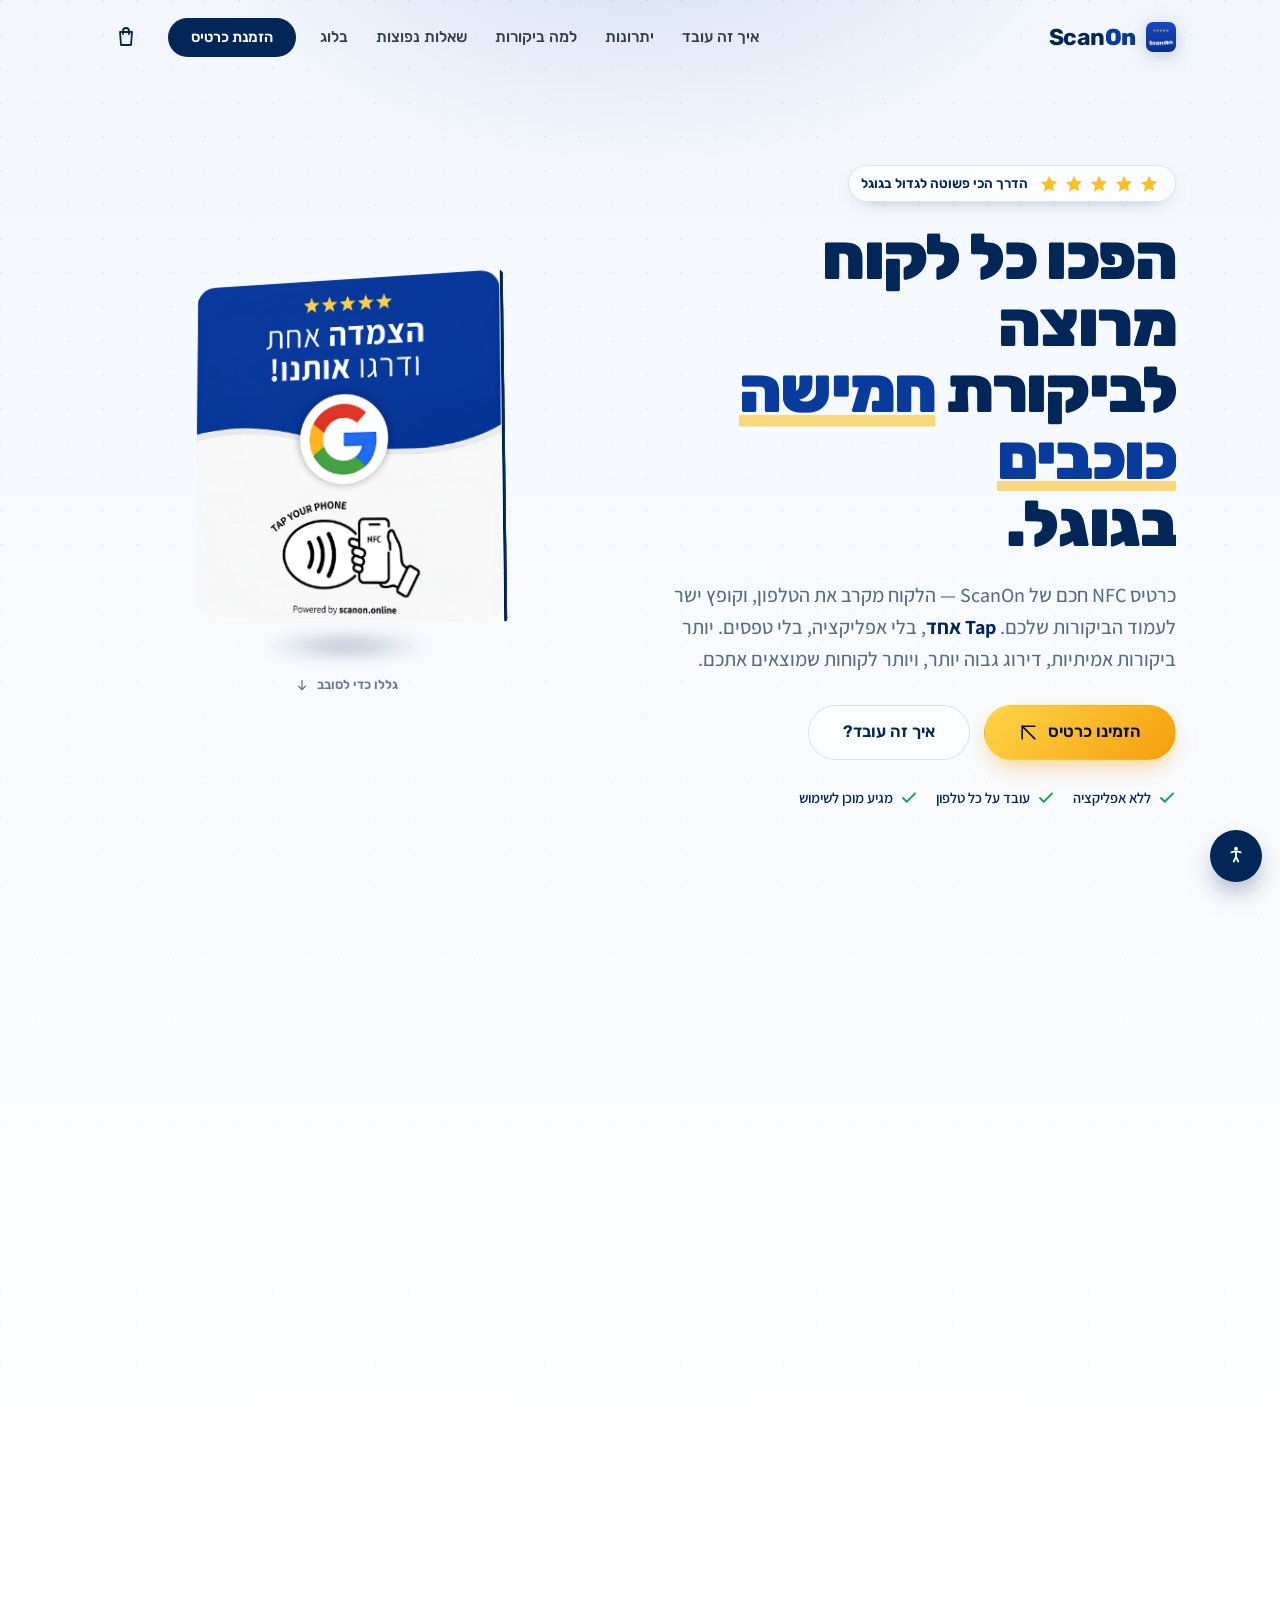
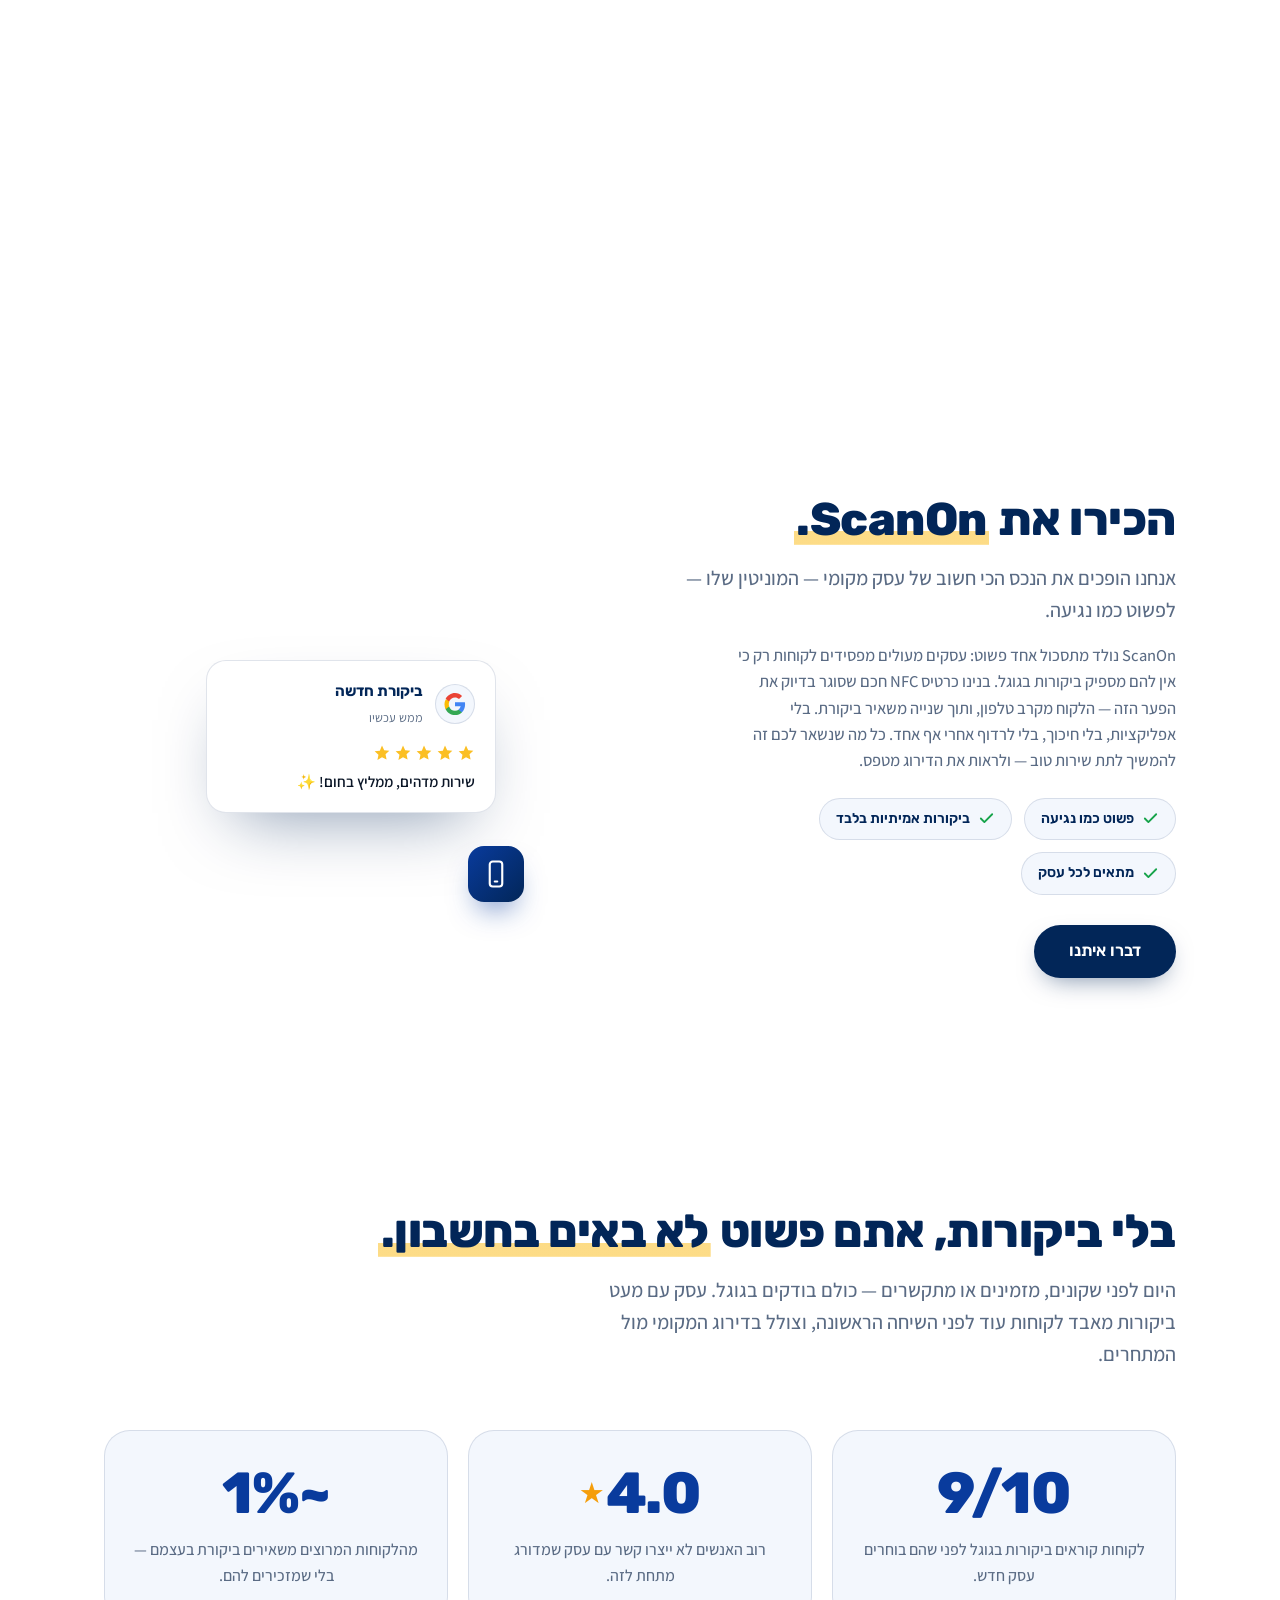
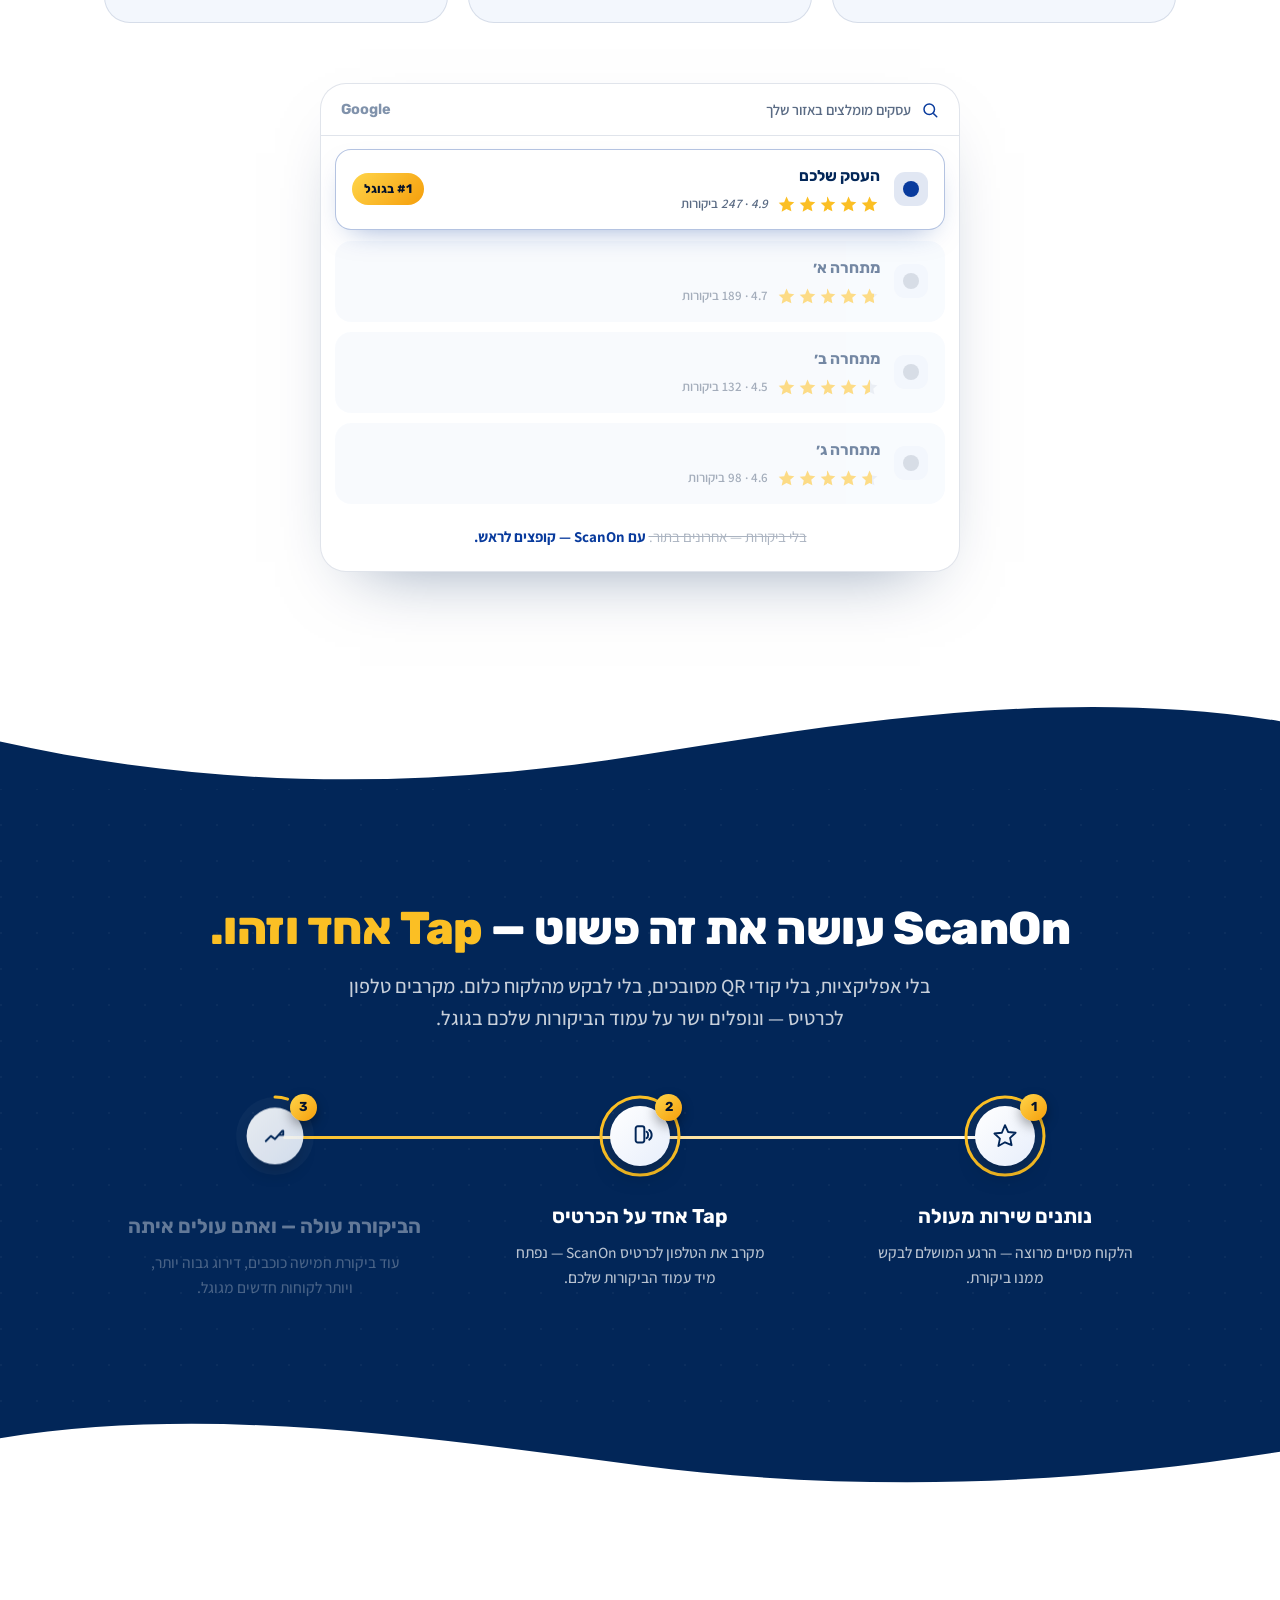
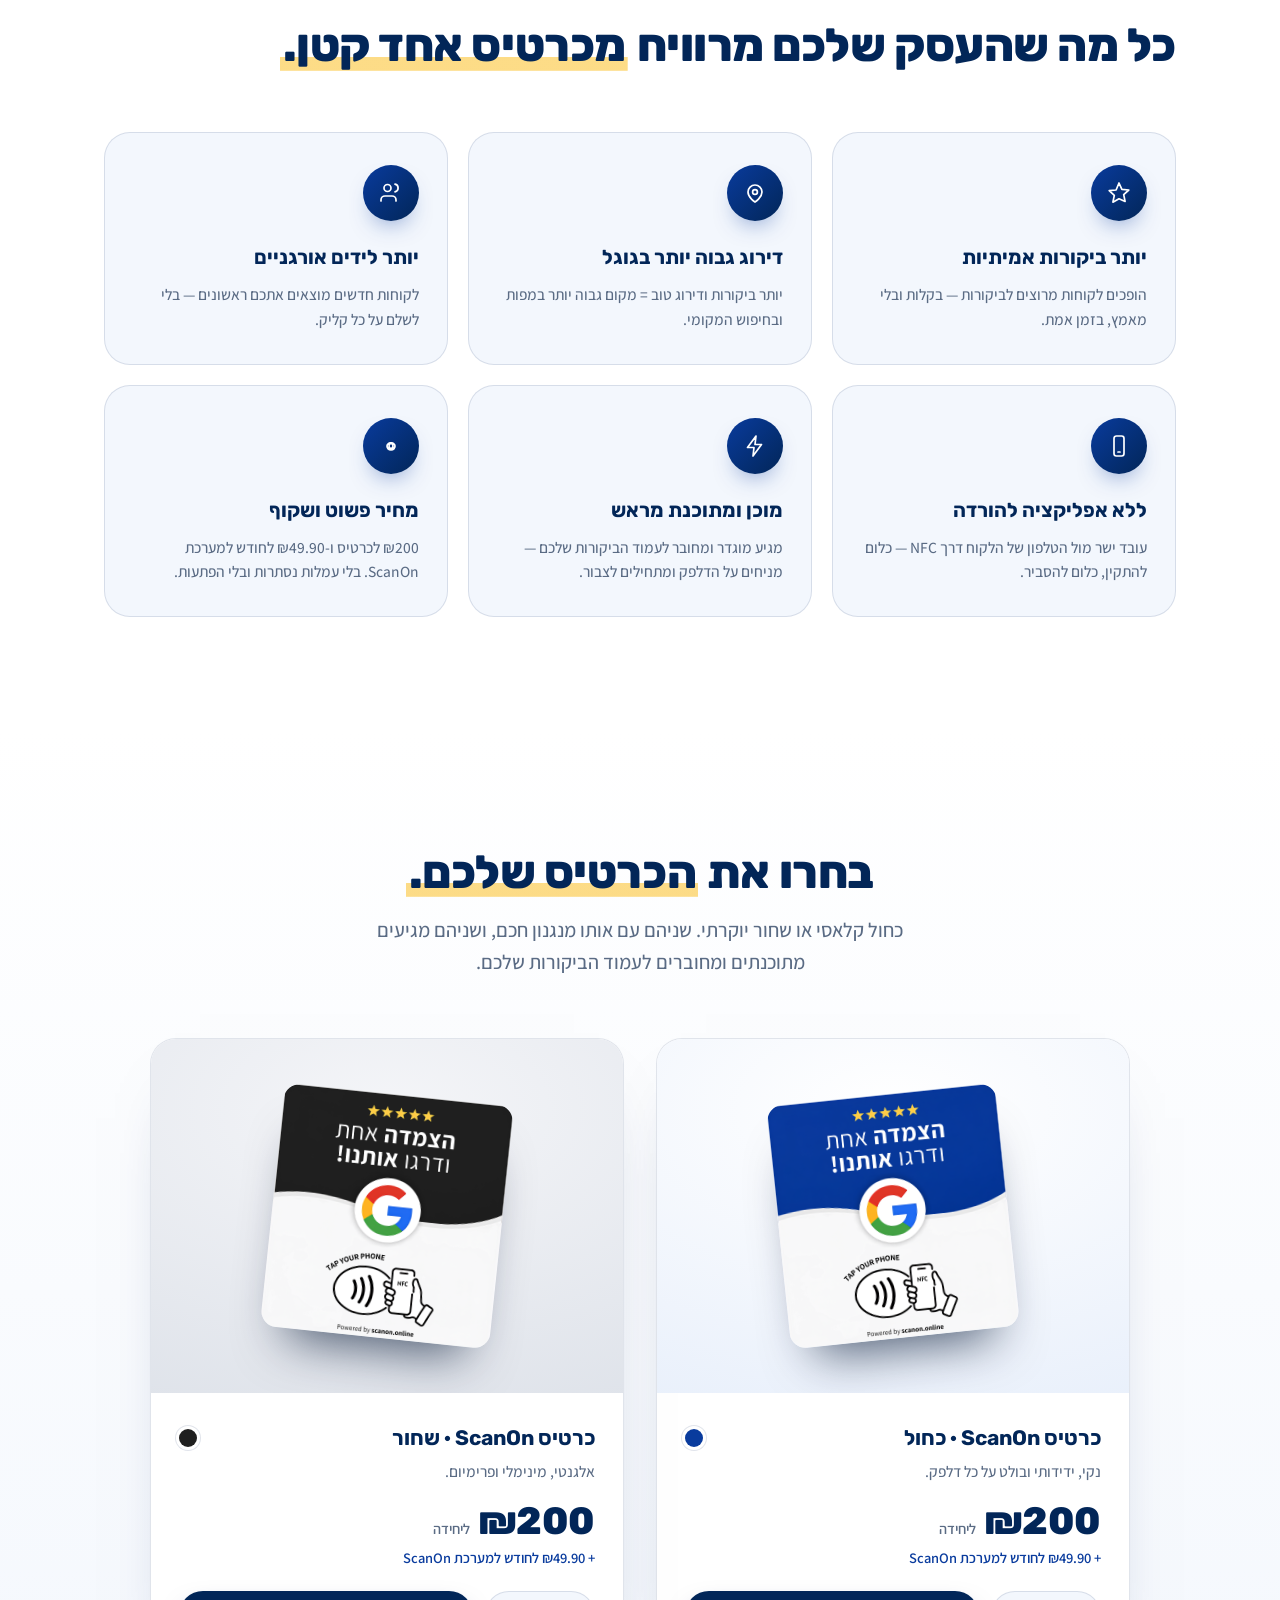
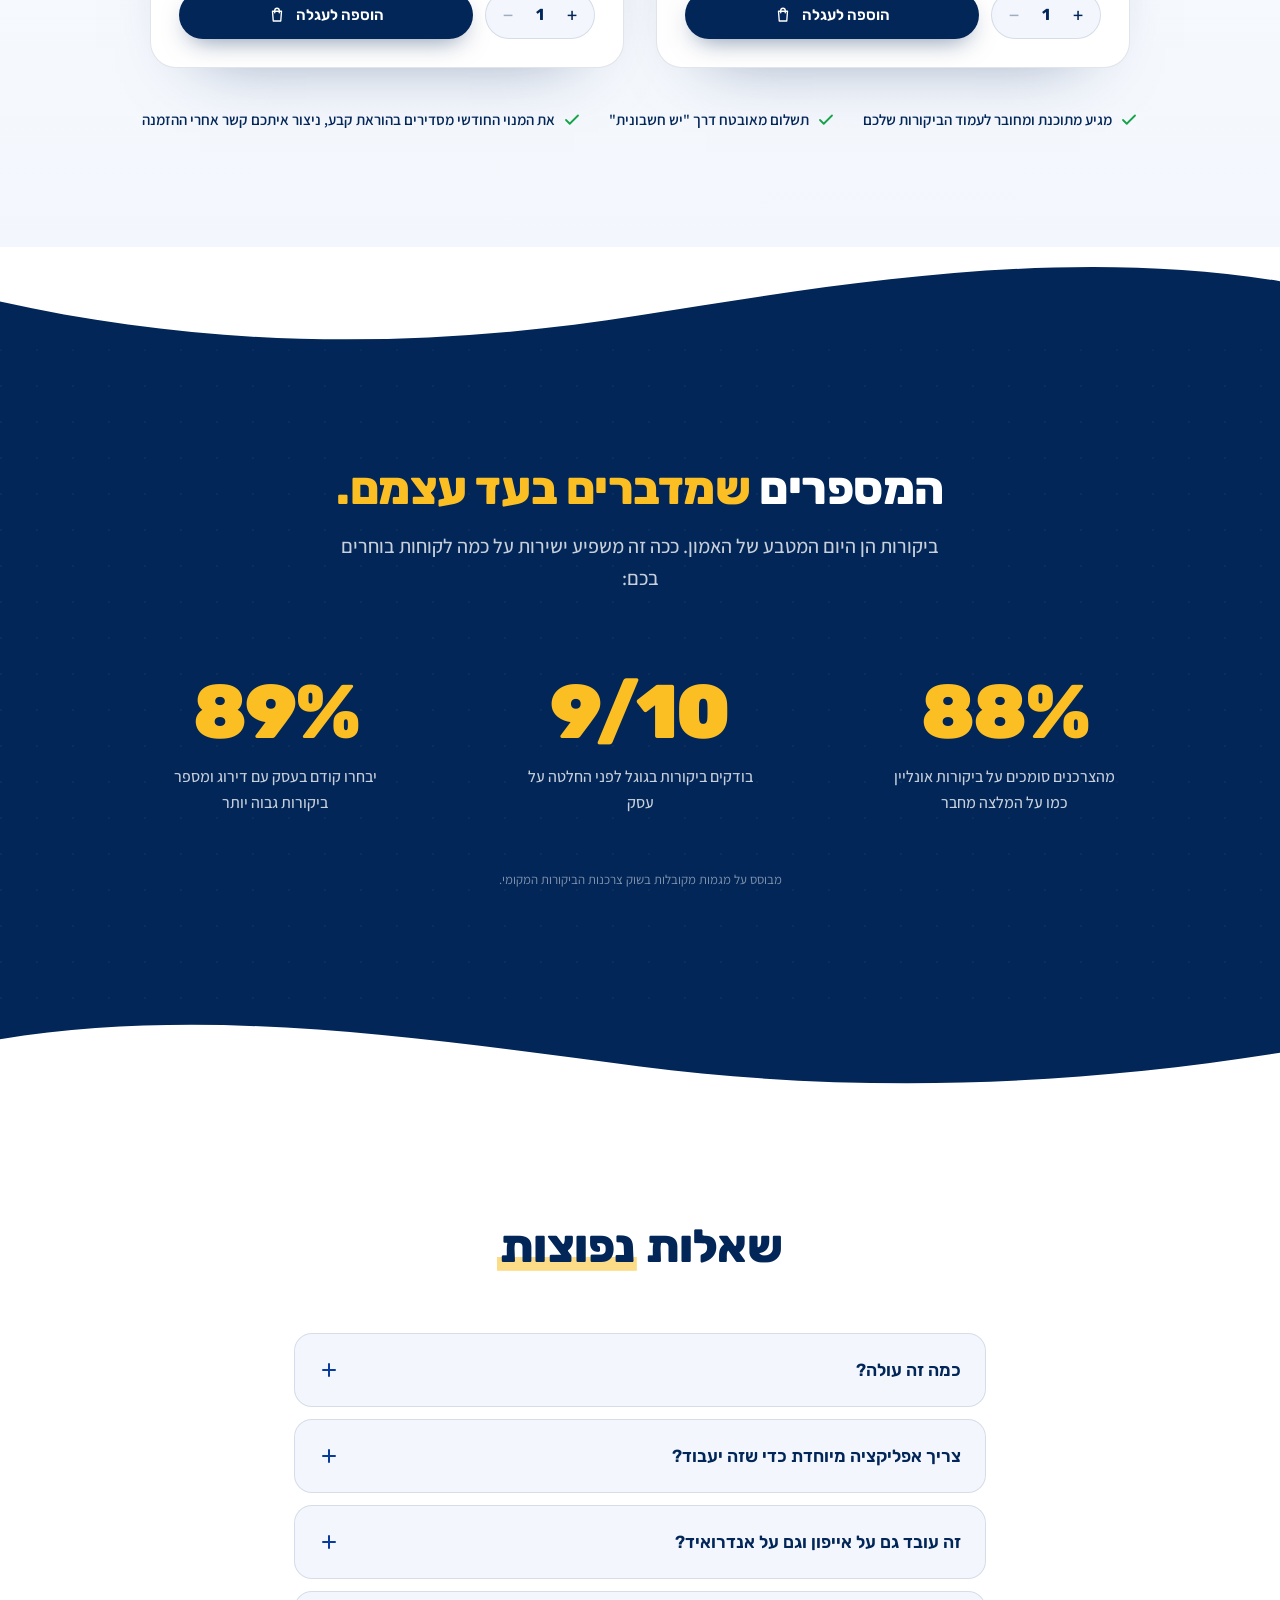
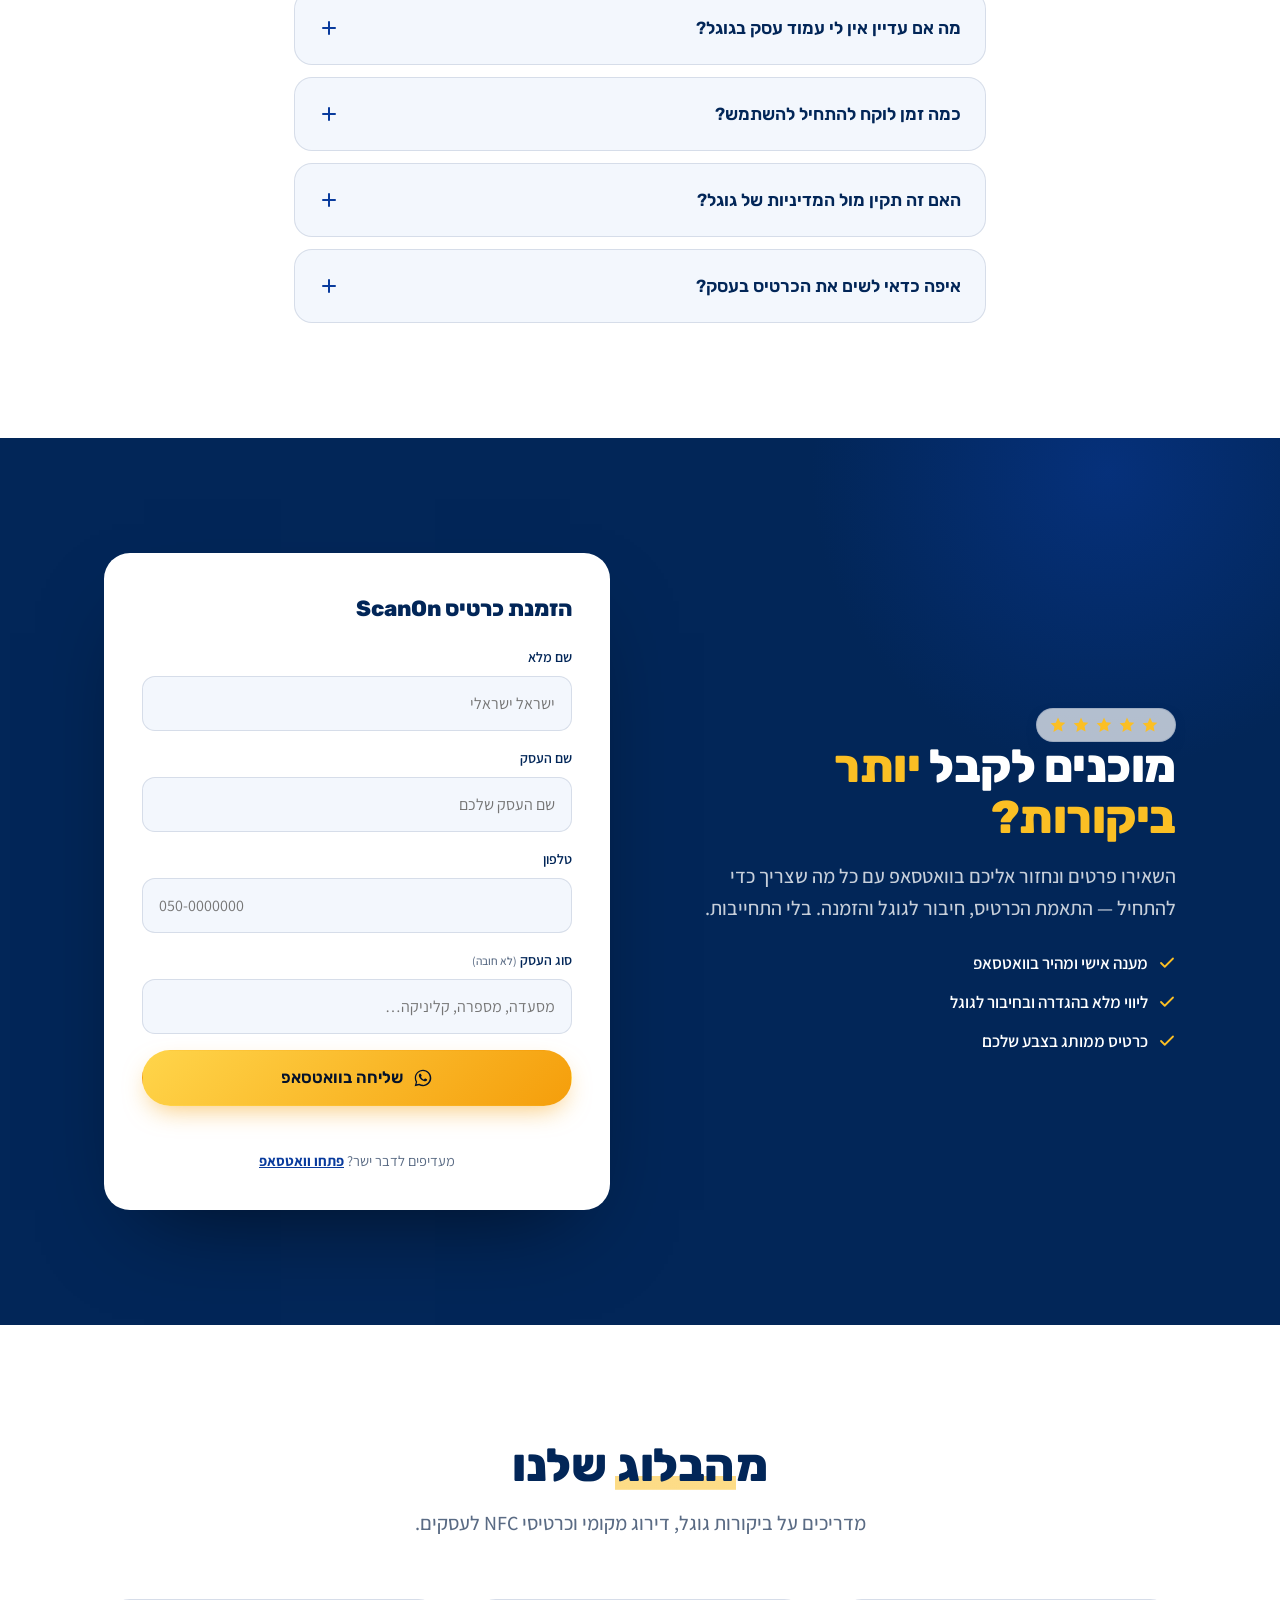
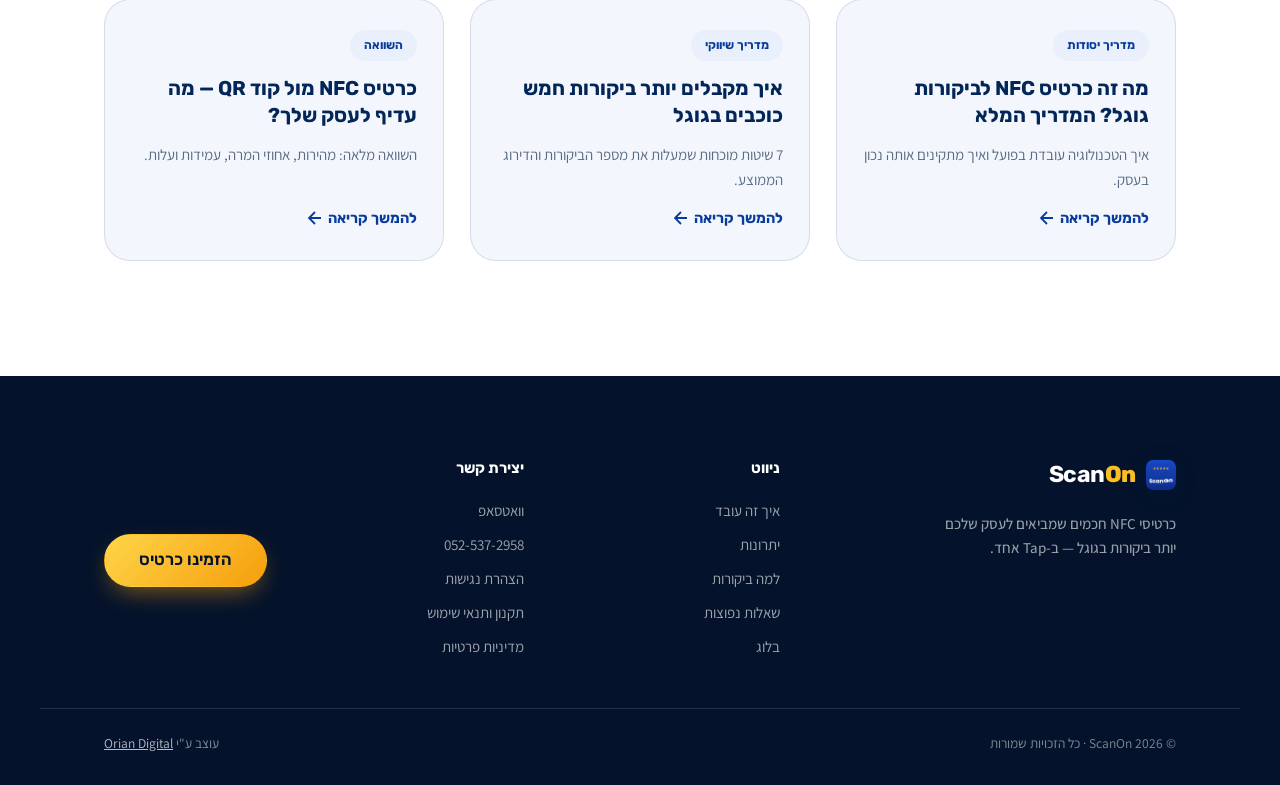
<file: index.html>
<!doctype html>
<html lang="he" dir="rtl" class="no-js">
<head>
<meta charset="utf-8">
<meta name="viewport" content="width=device-width, initial-scale=1, viewport-fit=cover">
<title>ScanOn · יותר ביקורות בגוגל ב-Tap אחד | כרטיסי NFC לעסקים</title>
<meta name="description" content="ScanOn — כרטיס NFC חכם שמביא לעסק שלכם יותר ביקורות חמישה כוכבים בגוגל. הלקוח מקרב את הטלפון, קופץ ישר לעמוד הביקורות. יותר דירוג, יותר חשיפה, יותר לקוחות. ללא אפליקציה.">
<meta name="theme-color" content="#022658">
<link rel="canonical" href="https://scanon.online/">

<!-- Open Graph -->
<meta property="og:type" content="website">
<meta property="og:locale" content="he_IL">
<meta property="og:site_name" content="ScanOn">
<meta property="og:title" content="ScanOn · יותר ביקורות בגוגל ב-Tap אחד">
<meta property="og:description" content="כרטיס NFC חכם שהופך כל לקוח מרוצה לביקורת חמישה כוכבים בגוגל. Tap אחד וזהו.">
<meta property="og:image" content="assets/img/card-blue.png">
<meta name="twitter:card" content="summary_large_image">

<!-- Security -->
<meta http-equiv="Content-Security-Policy" content="default-src 'self'; script-src 'self'; style-src 'self' 'unsafe-inline'; font-src 'self'; img-src 'self' data:; connect-src 'self'; base-uri 'self'; form-action 'self'; frame-ancestors 'self'; object-src 'none'">
<meta name="referrer" content="strict-origin-when-cross-origin">


  <!-- clickjacking guard: must run before paint -->
  <script src="assets/framebust.js?v=1"></script>
<!-- Fonts -->
  <link rel="stylesheet" href="assets/fonts.css?v=1">
<link rel="stylesheet" href="assets/styles.css?v=9">
<link rel="icon" href="assets/img/logo.png" type="image/png">

<script type="application/ld+json">
{
  "@context":"https://schema.org",
  "@type":"Product",
  "name":"ScanOn — כרטיס NFC לביקורות גוגל",
  "description":"כרטיס NFC חכם שמפנה לקוחות ישירות לעמוד הביקורות של העסק בגוגל, כדי לצבור יותר ביקורות חמישה כוכבים בקלות.",
  "brand":{"@type":"Brand","name":"ScanOn"},
  "category":"NFC Review Card",
  "image":"https://scanon.online/assets/img/card-blue.png",
  "offers":{"@type":"Offer","price":"200","priceCurrency":"ILS","availability":"https://schema.org/InStock","url":"https://scanon.online/#shop"}
}
</script>
</head>
<body>
<a class="skip" href="#hero">דלגו לתוכן</a>

<!-- ===== Loader ===== -->
<div class="loader" id="loader">
  <div class="loader__in">
    <span class="loader__mark" aria-hidden="true">
      <img src="assets/img/logo.png" alt="" width="48" height="48" style="border-radius:11px;display:block">
      <span class="loader__ring"></span><span class="loader__ring"></span>
    </span>
    <span class="loader__name">Scan<b>On</b></span>
    <span class="loader__bar"><i></i></span>
  </div>
</div>

<!-- ===== Accessibility widget ===== -->
<button class="a11y-btn" aria-label="פתיחת תפריט נגישות" aria-expanded="false" aria-controls="a11yPanel">
  <svg viewBox="0 0 24 24" width="22" height="22" aria-hidden="true"><circle cx="12" cy="4" r="2" fill="currentColor"/><path d="M12 7c-3 0-5 1-5 1M12 7c3 0 5 1 5 1M12 7v6m0 0l-2.5 5M12 13l2.5 5" stroke="currentColor" stroke-width="2" fill="none" stroke-linecap="round"/></svg>
</button>
<div class="a11y-panel" id="a11yPanel" role="dialog" aria-label="הגדרות נגישות" aria-hidden="true">
  <h2 class="a11y-title">נגישות</h2>
  <div class="a11y-row"><span>ניגודיות גבוהה</span><div class="a11y-seg" role="group" aria-label="ניגודיות"><button class="a11y-chip" data-key="contrast" data-val="normal" aria-pressed="true">רגילה</button><button class="a11y-chip" data-key="contrast" data-val="high" aria-pressed="false">גבוהה</button></div></div>
  <div class="a11y-row"><span>גודל טקסט</span><div class="a11y-seg" role="group" aria-label="גודל טקסט"><button class="a11y-chip" data-key="text" data-val="normal" aria-pressed="true">רגיל</button><button class="a11y-chip" data-key="text" data-val="large" aria-pressed="false">גדול</button></div></div>
  <div class="a11y-row"><span>הדגשת קישורים</span><div class="a11y-seg" role="group" aria-label="הדגשת קישורים"><button class="a11y-chip" data-key="links" data-val="off" aria-pressed="true">כבוי</button><button class="a11y-chip" data-key="links" data-val="on" aria-pressed="false">דלוק</button></div></div>
  <div class="a11y-row"><span>עצירת אנימציות</span><div class="a11y-seg" role="group" aria-label="עצירת אנימציות"><button class="a11y-chip" data-key="motion" data-val="on" aria-pressed="true">דלוקות</button><button class="a11y-chip" data-key="motion" data-val="off" aria-pressed="false">עצורות</button></div></div>
  <button class="a11y-reset">איפוס הגדרות</button>
  <a class="a11y-statement" href="accessibility.html">הצהרת נגישות</a>
</div>

<!-- ===== Nav ===== -->
<header class="nav" id="nav">
  <div class="shell nav__in">
    <a class="brand" href="#hero" aria-label="ScanOn — לדף הבית">
      <span class="brand__mark" aria-hidden="true">
        <img src="assets/img/logo.png" alt="" width="30" height="30" style="border-radius:7px;display:block">
      </span>
      <span class="brand__name">Scan<b>On</b></span>
    </a>
    <nav class="nav__links" aria-label="ניווט ראשי">
      <a href="#how">איך זה עובד</a>
      <a href="#benefits">יתרונות</a>
      <a href="#why">למה ביקורות</a>
      <a href="#faq">שאלות נפוצות</a>
      <a href="blog.html">בלוג</a>
    </nav>
    <a class="btn btn--nav" href="#shop">הזמנת כרטיס</a>
    <button class="nav__burger" aria-label="פתיחת תפריט" aria-expanded="false" aria-controls="drawer"><span></span><span></span></button>
  </div>
</header>

<!-- Mobile drawer -->
<div class="drawer" id="drawer" aria-hidden="true">
  <nav class="drawer__links" aria-label="ניווט נייד">
    <a href="#how">איך זה עובד</a>
    <a href="#benefits">יתרונות</a>
    <a href="#why">למה ביקורות</a>
    <a href="#faq">שאלות נפוצות</a>
    <a href="blog.html">בלוג</a>
    <a class="btn btn--gold btn--lg" href="#shop">הזמנת כרטיס</a>
  </nav>
</div>

<main>
<!-- ===== HERO — 3D scroll card ===== -->
<section class="hero" id="hero">
  <div class="hero__bg" aria-hidden="true"></div>
  <div class="hero__stage" id="heroStage">
    <div class="shell hero__grid">
      <div class="hero__copy">
        <p class="hero__stars" aria-label="חמישה כוכבים">
          <svg viewBox="0 0 24 24" width="20" height="20" aria-hidden="true"><path d="M12 2l2.9 6.3 6.9.7-5.1 4.7 1.4 6.8L12 17.8 5.9 21.2l1.4-6.8L2.2 9.7l6.9-.7z" fill="var(--gold)"/></svg>
          <svg viewBox="0 0 24 24" width="20" height="20" aria-hidden="true"><path d="M12 2l2.9 6.3 6.9.7-5.1 4.7 1.4 6.8L12 17.8 5.9 21.2l1.4-6.8L2.2 9.7l6.9-.7z" fill="var(--gold)"/></svg>
          <svg viewBox="0 0 24 24" width="20" height="20" aria-hidden="true"><path d="M12 2l2.9 6.3 6.9.7-5.1 4.7 1.4 6.8L12 17.8 5.9 21.2l1.4-6.8L2.2 9.7l6.9-.7z" fill="var(--gold)"/></svg>
          <svg viewBox="0 0 24 24" width="20" height="20" aria-hidden="true"><path d="M12 2l2.9 6.3 6.9.7-5.1 4.7 1.4 6.8L12 17.8 5.9 21.2l1.4-6.8L2.2 9.7l6.9-.7z" fill="var(--gold)"/></svg>
          <svg viewBox="0 0 24 24" width="20" height="20" aria-hidden="true"><path d="M12 2l2.9 6.3 6.9.7-5.1 4.7 1.4 6.8L12 17.8 5.9 21.2l1.4-6.8L2.2 9.7l6.9-.7z" fill="var(--gold)"/></svg>
          <span>הדרך הכי פשוטה לגדול בגוגל</span>
        </p>
        <h1 class="hero__title">
          <span class="ln">הפכו כל לקוח מרוצה</span>
          <span class="ln">לביקורת <em>חמישה כוכבים</em></span>
          <span class="ln">בגוגל.</span>
        </h1>
        <p class="hero__lede">כרטיס NFC חכם של ScanOn — הלקוח מקרב את הטלפון, וקופץ ישר לעמוד הביקורות שלכם. <b>Tap אחד</b>, בלי אפליקציה, בלי טפסים. יותר ביקורות אמיתיות, דירוג גבוה יותר, ויותר לקוחות שמוצאים אתכם.</p>
        <div class="hero__cta">
          <a class="btn btn--gold btn--lg magnetic" href="#shop">
            הזמינו כרטיס
            <svg viewBox="0 0 24 24" width="19" height="19" aria-hidden="true"><path d="M20 4L4 4M4 4l0 16M4 4l16 16" stroke="currentColor" stroke-width="2" fill="none" stroke-linecap="round" stroke-linejoin="round"/></svg>
          </a>
          <a class="btn btn--ghost btn--lg" href="#how">איך זה עובד?</a>
        </div>
        <ul class="hero__trust">
          <li><svg viewBox="0 0 24 24" width="18" height="18" aria-hidden="true"><path d="M20 6L9 17l-5-5" stroke="currentColor" stroke-width="2.4" fill="none" stroke-linecap="round" stroke-linejoin="round"/></svg> ללא אפליקציה</li>
          <li><svg viewBox="0 0 24 24" width="18" height="18" aria-hidden="true"><path d="M20 6L9 17l-5-5" stroke="currentColor" stroke-width="2.4" fill="none" stroke-linecap="round" stroke-linejoin="round"/></svg> עובד על כל טלפון</li>
          <li><svg viewBox="0 0 24 24" width="18" height="18" aria-hidden="true"><path d="M20 6L9 17l-5-5" stroke="currentColor" stroke-width="2.4" fill="none" stroke-linecap="round" stroke-linejoin="round"/></svg> מגיע מוכן לשימוש</li>
        </ul>
      </div>

      <div class="hero__cardwrap">
        <div class="scene" id="scene">
          <div class="card3d" id="card3d">
            <div class="face face--front"><img src="assets/img/card-blue.png" alt="כרטיס ScanOn בצבע כחול — Tap אחד ודרגו אותנו בגוגל" width="1000" height="1060" fetchpriority="high"></div>
            <div class="face face--back"><img src="assets/img/card-black.png" alt="כרטיס ScanOn בצבע שחור — Tap אחד ודרגו אותנו בגוגל" width="1000" height="1060"></div>
            <div class="face face--right"></div>
            <div class="face face--left"></div>
            <div class="face face--top"></div>
            <div class="face face--bottom"></div>
          </div>
          <div class="scene__shadow" aria-hidden="true"></div>
          <div class="scene__ripple" aria-hidden="true"><span></span><span></span><span></span></div>
        </div>
        <p class="scene__hint" aria-hidden="true">גללו כדי לסובב<svg viewBox="0 0 24 24" width="16" height="16"><path d="M12 5v14M12 19l-5-5M12 19l5-5" stroke="currentColor" stroke-width="2" fill="none" stroke-linecap="round" stroke-linejoin="round"/></svg></p>
      </div>
    </div>
  </div>
</section>

<!-- ===== ABOUT / MEET SCANON ===== -->
<section class="sec sec--about" id="about">
  <div class="shell about__in">
    <div class="about__copy will-rise">
      <h2 class="h2">הכירו את <span class="u">ScanOn.</span></h2>
      <p class="lede">אנחנו הופכים את הנכס הכי חשוב של עסק מקומי — המוניטין שלו — לפשוט כמו נגיעה.</p>
      <p class="about__body">ScanOn נולד מתסכול אחד פשוט: עסקים מעולים מפסידים לקוחות רק כי אין להם מספיק ביקורות בגוגל. בנינו כרטיס NFC חכם שסוגר בדיוק את הפער הזה — הלקוח מקרב טלפון, ותוך שנייה משאיר ביקורת. בלי אפליקציות, בלי חיכוך, בלי לרדוף אחרי אף אחד. כל מה שנשאר לכם זה להמשיך לתת שירות טוב — ולראות את הדירוג מטפס.</p>
      <ul class="about__chips">
        <li><svg viewBox="0 0 24 24" width="17" height="17" aria-hidden="true"><path d="M20 6L9 17l-5-5" stroke="currentColor" stroke-width="2.6" fill="none" stroke-linecap="round" stroke-linejoin="round"/></svg> פשוט כמו נגיעה</li>
        <li><svg viewBox="0 0 24 24" width="17" height="17" aria-hidden="true"><path d="M20 6L9 17l-5-5" stroke="currentColor" stroke-width="2.6" fill="none" stroke-linecap="round" stroke-linejoin="round"/></svg> ביקורות אמיתיות בלבד</li>
        <li><svg viewBox="0 0 24 24" width="17" height="17" aria-hidden="true"><path d="M20 6L9 17l-5-5" stroke="currentColor" stroke-width="2.6" fill="none" stroke-linecap="round" stroke-linejoin="round"/></svg> מתאים לכל עסק</li>
      </ul>
      <a class="btn btn--navy btn--lg magnetic" data-wa data-wa-msg="היי, אשמח להכיר את ScanOn ולשמוע פרטים 🙂">דברו איתנו</a>
    </div>

    <div class="about__visual will-rise" aria-hidden="true">
      <div class="tapcard">
        <span class="tapcard__waves"><span></span><span></span><span></span></span>
        <div class="review-pop">
          <div class="review-pop__top">
            <span class="review-pop__g">
              <svg viewBox="0 0 24 24" width="22" height="22"><path fill="#4285F4" d="M23 12.3c0-.8-.1-1.6-.2-2.3H12v4.5h6.2a5.3 5.3 0 0 1-2.3 3.5v2.9h3.7C21.8 19 23 15.9 23 12.3z"/><path fill="#34A853" d="M12 24c3.1 0 5.7-1 7.6-2.8l-3.7-2.9c-1 .7-2.3 1.1-3.9 1.1-3 0-5.5-2-6.4-4.8H1.8v3C3.7 21.4 7.6 24 12 24z"/><path fill="#FBBC05" d="M5.6 14.6a7.2 7.2 0 0 1 0-4.6v-3H1.8a12 12 0 0 0 0 10.6l3.8-3z"/><path fill="#EA4335" d="M12 4.8c1.7 0 3.2.6 4.4 1.7l3.3-3.3C17.7 1.2 15.1 0 12 0 7.6 0 3.7 2.6 1.8 6.4l3.8 3C6.5 6.7 9 4.8 12 4.8z"/></svg>
            </span>
            <div><b>ביקורת חדשה</b><span>ממש עכשיו</span></div>
          </div>
          <div class="review-pop__stars" aria-hidden="true">
            <svg viewBox="0 0 24 24" width="18" height="18"><path d="M12 2l2.9 6.3 6.9.7-5.1 4.7 1.4 6.8L12 17.8 5.9 21.2l1.4-6.8L2.2 9.7l6.9-.7z" fill="var(--gold)"/></svg>
            <svg viewBox="0 0 24 24" width="18" height="18"><path d="M12 2l2.9 6.3 6.9.7-5.1 4.7 1.4 6.8L12 17.8 5.9 21.2l1.4-6.8L2.2 9.7l6.9-.7z" fill="var(--gold)"/></svg>
            <svg viewBox="0 0 24 24" width="18" height="18"><path d="M12 2l2.9 6.3 6.9.7-5.1 4.7 1.4 6.8L12 17.8 5.9 21.2l1.4-6.8L2.2 9.7l6.9-.7z" fill="var(--gold)"/></svg>
            <svg viewBox="0 0 24 24" width="18" height="18"><path d="M12 2l2.9 6.3 6.9.7-5.1 4.7 1.4 6.8L12 17.8 5.9 21.2l1.4-6.8L2.2 9.7l6.9-.7z" fill="var(--gold)"/></svg>
            <svg viewBox="0 0 24 24" width="18" height="18"><path d="M12 2l2.9 6.3 6.9.7-5.1 4.7 1.4 6.8L12 17.8 5.9 21.2l1.4-6.8L2.2 9.7l6.9-.7z" fill="var(--gold)"/></svg>
          </div>
          <p class="review-pop__txt">שירות מדהים, ממליץ בחום! ✨</p>
        </div>
        <div class="tapcard__phone">
          <svg viewBox="0 0 24 24" width="30" height="30" aria-hidden="true"><rect x="7" y="2" width="10" height="20" rx="2.4" stroke="currentColor" stroke-width="1.7" fill="none"/><path d="M11 18h2" stroke="currentColor" stroke-width="1.7" stroke-linecap="round"/></svg>
        </div>
      </div>
    </div>
  </div>
</section>

<!-- ===== PROBLEM ===== -->
<section class="sec sec--problem" id="problem">
  <div class="shell">
    <div class="sec-head will-rise">
      <h2 class="h2">בלי ביקורות, אתם פשוט <span class="u">לא באים בחשבון.</span></h2>
      <p class="lede">היום לפני שקונים, מזמינים או מתקשרים — כולם בודקים בגוגל. עסק עם מעט ביקורות מאבד לקוחות עוד לפני השיחה הראשונה, וצולל בדירוג המקומי מול המתחרים.</p>
    </div>
    <div class="prob-grid">
      <article class="prob-card will-rise">
        <span class="prob-num">9/10</span>
        <p>לקוחות קוראים ביקורות בגוגל לפני שהם בוחרים עסק חדש.</p>
      </article>
      <article class="prob-card will-rise">
        <span class="prob-num">4.0<small>★</small></span>
        <p>רוב האנשים לא ייצרו קשר עם עסק שמדורג מתחת לזה.</p>
      </article>
      <article class="prob-card will-rise">
        <span class="prob-num">~1%</span>
        <p>מהלקוחות המרוצים משאירים ביקורת בעצמם — בלי שמזכירים להם.</p>
      </article>
    </div>

    <!-- Animated rise to #1 on Google -->
    <div class="rank will-rise" id="rankRise" aria-label="הדגמה: עלייה לראש תוצאות גוגל עם ScanOn">
      <div class="rank__bar">
        <svg viewBox="0 0 24 24" width="18" height="18" aria-hidden="true"><circle cx="11" cy="11" r="7" stroke="currentColor" stroke-width="2" fill="none"/><path d="M21 21l-4-4" stroke="currentColor" stroke-width="2" stroke-linecap="round"/></svg>
        <span>עסקים מומלצים באזור שלך</span>
        <span class="rank__src" aria-hidden="true">Google</span>
      </div>
      <ol class="rank__list">
        <li class="rank__row" data-slot="0"><span class="rank__pin" aria-hidden="true"></span><div class="rank__info"><b>מתחרה א׳</b><span class="rank__meta"><span class="gstars" data-fill="94" aria-hidden="true"></span><span>4.7 · 189 ביקורות</span></span></div></li>
        <li class="rank__row" data-slot="1"><span class="rank__pin" aria-hidden="true"></span><div class="rank__info"><b>מתחרה ב׳</b><span class="rank__meta"><span class="gstars" data-fill="90" aria-hidden="true"></span><span>4.5 · 132 ביקורות</span></span></div></li>
        <li class="rank__row" data-slot="2"><span class="rank__pin" aria-hidden="true"></span><div class="rank__info"><b>מתחרה ג׳</b><span class="rank__meta"><span class="gstars" data-fill="92" aria-hidden="true"></span><span>4.6 · 98 ביקורות</span></span></div></li>
        <li class="rank__row rank__row--you" data-you data-slot="3"><span class="rank__pin" aria-hidden="true"></span><div class="rank__info"><b>העסק שלכם</b><span class="rank__meta"><span class="gstars" data-fill="76" data-fill-to="98" aria-hidden="true"></span><span><em data-rate>3.8</em> · <em data-rev>11</em> ביקורות</span></span></div><span class="rank__badge">#1 בגוגל</span></li>
      </ol>
      <p class="rank__cap"><span class="rank__cap-b">בלי ביקורות — אחרונים בתור.</span> <b class="rank__cap-a">עם ScanOn — קופצים לראש.</b></p>
    </div>
  </div>
</section>

<!-- ===== SOLUTION / HOW ===== -->
<div class="wave wave--to-navy" aria-hidden="true"><svg viewBox="0 0 1440 120" preserveAspectRatio="none"><path d="M0,64 C240,120 480,120 720,80 C960,40 1200,0 1440,40 L1440,120 L0,120 Z"></path></svg></div>
<section class="sec sec--how sec--navy" id="how">
  <div class="shell">
    <div class="sec-head sec-head--center will-rise">
      <h2 class="h2 h2--light">ScanOn עושה את זה פשוט — <span class="hl">Tap אחד וזהו.</span></h2>
      <p class="lede lede--light">בלי אפליקציות, בלי קודי QR מסובכים, בלי לבקש מהלקוח כלום. מקרבים טלפון לכרטיס — ונופלים ישר על עמוד הביקורות שלכם בגוגל.</p>
    </div>

    <div class="steps" id="steps">
      <span class="steps__line" aria-hidden="true"><i></i></span>
      <ol class="steps__list">
        <li class="step">
          <div class="step__node">
            <svg class="step__ring" viewBox="0 0 84 84" aria-hidden="true"><circle cx="42" cy="42" r="39"/></svg>
            <span class="step__ic" aria-hidden="true"><svg viewBox="0 0 24 24" width="26" height="26"><path d="M12 2l2.9 6.3 6.9.7-5.1 4.7 1.4 6.8L12 17.8 5.9 21.2l1.4-6.8L2.2 9.7l6.9-.7z" stroke="currentColor" stroke-width="1.7" fill="none" stroke-linejoin="round"/></svg></span>
            <span class="step__badge">1</span>
          </div>
          <h3>נותנים שירות מעולה</h3>
          <p>הלקוח מסיים מרוצה — הרגע המושלם לבקש ממנו ביקורת.</p>
        </li>
        <li class="step">
          <div class="step__node">
            <svg class="step__ring" viewBox="0 0 84 84" aria-hidden="true"><circle cx="42" cy="42" r="39"/></svg>
            <span class="step__ic" aria-hidden="true"><svg viewBox="0 0 24 24" width="26" height="26"><rect x="8" y="3" width="8" height="15" rx="2" stroke="currentColor" stroke-width="1.8" fill="none"/><path d="M18 8c2 1 2 5 0 6M20.5 6.5c3 2 3 7 0 9" stroke="currentColor" stroke-width="1.8" fill="none" stroke-linecap="round"/></svg></span>
            <span class="step__badge">2</span>
          </div>
          <h3>Tap אחד על הכרטיס</h3>
          <p>מקרב את הטלפון לכרטיס ScanOn — נפתח מיד עמוד הביקורות שלכם.</p>
        </li>
        <li class="step">
          <div class="step__node">
            <svg class="step__ring" viewBox="0 0 84 84" aria-hidden="true"><circle cx="42" cy="42" r="39"/></svg>
            <span class="step__ic" aria-hidden="true"><svg viewBox="0 0 24 24" width="26" height="26"><path d="M3 17l5-5 4 3 7-8" stroke="currentColor" stroke-width="1.9" fill="none" stroke-linecap="round" stroke-linejoin="round"/><path d="M20 7v4h-4" stroke="currentColor" stroke-width="1.9" fill="none" stroke-linecap="round" stroke-linejoin="round"/></svg></span>
            <span class="step__badge">3</span>
          </div>
          <h3>הביקורת עולה — ואתם עולים איתה</h3>
          <p>עוד ביקורת חמישה כוכבים, דירוג גבוה יותר, ויותר לקוחות חדשים מגוגל.</p>
        </li>
      </ol>
    </div>
  </div>
</section>
<div class="wave wave--from-navy" aria-hidden="true"><svg viewBox="0 0 1440 120" preserveAspectRatio="none"><path d="M0,40 C240,0 480,40 720,72 C960,104 1200,96 1440,56 L1440,0 L0,0 Z"></path></svg></div>

<!-- ===== BENEFITS ===== -->
<section class="sec sec--benefits" id="benefits">
  <div class="shell">
    <div class="sec-head will-rise">
      <h2 class="h2">כל מה שהעסק שלכם מרוויח <span class="u">מכרטיס אחד קטן.</span></h2>
    </div>
    <div class="ben-grid">
      <article class="ben will-fade">
        <div class="ben__ic" aria-hidden="true"><svg viewBox="0 0 24 24" width="24" height="24"><path d="M12 2l2.9 6.3 6.9.7-5.1 4.7 1.4 6.8L12 17.8 5.9 21.2l1.4-6.8L2.2 9.7l6.9-.7z" stroke="currentColor" stroke-width="1.7" fill="none" stroke-linejoin="round"/></svg></div>
        <h3>יותר ביקורות אמיתיות</h3>
        <p>הופכים לקוחות מרוצים לביקורות — בקלות ובלי מאמץ, בזמן אמת.</p>
      </article>
      <article class="ben will-fade">
        <div class="ben__ic" aria-hidden="true"><svg viewBox="0 0 24 24" width="24" height="24"><path d="M12 21s-7-4.4-7-10a7 7 0 0 1 14 0c0 5.6-7 10-7 10z" stroke="currentColor" stroke-width="1.7" fill="none"/><circle cx="12" cy="11" r="2.4" stroke="currentColor" stroke-width="1.7" fill="none"/></svg></div>
        <h3>דירוג גבוה יותר בגוגל</h3>
        <p>יותר ביקורות ודירוג טוב = מקום גבוה יותר במפות ובחיפוש המקומי.</p>
      </article>
      <article class="ben will-fade">
        <div class="ben__ic" aria-hidden="true"><svg viewBox="0 0 24 24" width="24" height="24"><path d="M16 3.1a4 4 0 0 1 0 7.8M17 20v-1a4 4 0 0 0-4-4H6a4 4 0 0 0-4 4v1" stroke="currentColor" stroke-width="1.7" fill="none" stroke-linecap="round"/><circle cx="8.5" cy="7" r="3.5" stroke="currentColor" stroke-width="1.7" fill="none"/></svg></div>
        <h3>יותר לידים אורגניים</h3>
        <p>לקוחות חדשים מוצאים אתכם ראשונים — בלי לשלם על כל קליק.</p>
      </article>
      <article class="ben will-fade">
        <div class="ben__ic" aria-hidden="true"><svg viewBox="0 0 24 24" width="24" height="24"><rect x="7" y="2" width="10" height="20" rx="2.4" stroke="currentColor" stroke-width="1.7" fill="none"/><path d="M11 18h2" stroke="currentColor" stroke-width="1.7" stroke-linecap="round"/></svg></div>
        <h3>ללא אפליקציה להורדה</h3>
        <p>עובד ישר מול הטלפון של הלקוח דרך NFC — כלום להתקין, כלום להסביר.</p>
      </article>
      <article class="ben will-fade">
        <div class="ben__ic" aria-hidden="true"><svg viewBox="0 0 24 24" width="24" height="24"><path d="M13 2L4.5 13.5H11l-1 8.5 8.5-11.5H12l1-8.5z" stroke="currentColor" stroke-width="1.7" fill="none" stroke-linejoin="round"/></svg></div>
        <h3>מוכן ומתוכנת מראש</h3>
        <p>מגיע מוגדר ומחובר לעמוד הביקורות שלכם — מניחים על הדלפק ומתחילים לצבור.</p>
      </article>
      <article class="ben will-fade">
        <div class="ben__ic" aria-hidden="true"><svg viewBox="0 0 24 24" width="24" height="24"><path d="M8 12a3 3 0 1 0 0-.01M16 12a3 3 0 1 1 0-.01M8 12c0 2.2 1.6 4 4 4s4-1.8 4-4" stroke="currentColor" stroke-width="1.7" fill="none" stroke-linecap="round"/></svg></div>
        <h3>מחיר פשוט ושקוף</h3>
        <p>₪200 לכרטיס ו-₪49.90 לחודש למערכת ScanOn. בלי עמלות נסתרות ובלי הפתעות.</p>
      </article>
    </div>
  </div>
</section>

<!-- ===== SHOP ===== -->
<section class="sec sec--shop" id="shop">
  <div class="shell">
    <div class="sec-head sec-head--center will-rise">
      <h2 class="h2">בחרו את <span class="u">הכרטיס שלכם.</span></h2>
      <p class="lede">כחול קלאסי או שחור יוקרתי. שניהם עם אותו מנגנון חכם, ושניהם מגיעים מתוכנתים ומחוברים לעמוד הביקורות שלכם.</p>
    </div>
    <div class="shop">
      <article class="prod will-rise" data-sku="blue">
        <div class="prod__media"><img src="assets/img/card-blue.png" alt="כרטיס ScanOn בצבע כחול" width="1000" height="1060" loading="lazy"></div>
        <div class="prod__body">
          <div class="prod__top"><h3>כרטיס ScanOn · כחול</h3><span class="prod__sw prod__sw--blue" aria-hidden="true"></span></div>
          <p class="prod__desc">נקי, ידידותי ובולט על כל דלפק.</p>
          <p class="prod__price"><b>₪200</b><span>ליחידה</span></p>
          <p class="prod__plan">+ ₪49.90 לחודש למערכת ScanOn</p>
          <div class="prod__buy">
            <div class="qty" role="group" aria-label="כמות">
              <button type="button" data-step="1" aria-label="הוספת יחידה">+</button>
              <span class="qty__n" aria-live="polite">1</span>
              <button type="button" data-step="-1" aria-label="הפחתת יחידה">−</button>
            </div>
            <button type="button" class="btn btn--navy prod__add" data-add="blue">
              הוספה לעגלה
              <svg viewBox="0 0 24 24" width="18" height="18" aria-hidden="true"><path d="M6 7h12l-1 13H7L6 7z" stroke="currentColor" stroke-width="1.8" fill="none" stroke-linejoin="round"/><path d="M9 9V6a3 3 0 0 1 6 0v3" stroke="currentColor" stroke-width="1.8" fill="none" stroke-linecap="round"/></svg>
            </button>
          </div>
        </div>
      </article>
      <article class="prod will-rise" data-sku="black">
        <div class="prod__media prod__media--dark"><img src="assets/img/card-black.png" alt="כרטיס ScanOn בצבע שחור" width="1000" height="1060" loading="lazy"></div>
        <div class="prod__body">
          <div class="prod__top"><h3>כרטיס ScanOn · שחור</h3><span class="prod__sw prod__sw--black" aria-hidden="true"></span></div>
          <p class="prod__desc">אלגנטי, מינימלי ופרימיום.</p>
          <p class="prod__price"><b>₪200</b><span>ליחידה</span></p>
          <p class="prod__plan">+ ₪49.90 לחודש למערכת ScanOn</p>
          <div class="prod__buy">
            <div class="qty" role="group" aria-label="כמות">
              <button type="button" data-step="1" aria-label="הוספת יחידה">+</button>
              <span class="qty__n" aria-live="polite">1</span>
              <button type="button" data-step="-1" aria-label="הפחתת יחידה">−</button>
            </div>
            <button type="button" class="btn btn--navy prod__add" data-add="black">
              הוספה לעגלה
              <svg viewBox="0 0 24 24" width="18" height="18" aria-hidden="true"><path d="M6 7h12l-1 13H7L6 7z" stroke="currentColor" stroke-width="1.8" fill="none" stroke-linejoin="round"/><path d="M9 9V6a3 3 0 0 1 6 0v3" stroke="currentColor" stroke-width="1.8" fill="none" stroke-linecap="round"/></svg>
            </button>
          </div>
        </div>
      </article>
    </div>
    <ul class="shop__inc will-rise">
      <li><svg viewBox="0 0 24 24" width="18" height="18" aria-hidden="true"><path d="M20 6L9 17l-5-5" stroke="currentColor" stroke-width="2.4" fill="none" stroke-linecap="round" stroke-linejoin="round"/></svg> מגיע מתוכנת ומחובר לעמוד הביקורות שלכם</li>
      <li><svg viewBox="0 0 24 24" width="18" height="18" aria-hidden="true"><path d="M20 6L9 17l-5-5" stroke="currentColor" stroke-width="2.4" fill="none" stroke-linecap="round" stroke-linejoin="round"/></svg> תשלום מאובטח דרך "יש חשבונית"</li>
      <li><svg viewBox="0 0 24 24" width="18" height="18" aria-hidden="true"><path d="M20 6L9 17l-5-5" stroke="currentColor" stroke-width="2.4" fill="none" stroke-linecap="round" stroke-linejoin="round"/></svg> את המנוי החודשי מסדירים בהוראת קבע, ניצור איתכם קשר אחרי ההזמנה</li>
    </ul>
  </div>
</section>

<!-- ===== WHY REVIEWS (stats band) ===== -->
<div class="wave wave--to-navy" aria-hidden="true"><svg viewBox="0 0 1440 120" preserveAspectRatio="none"><path d="M0,64 C240,120 480,120 720,80 C960,40 1200,0 1440,40 L1440,120 L0,120 Z"></path></svg></div>
<section class="sec sec--why sec--navy" id="why">
  <div class="shell">
    <div class="sec-head sec-head--center will-rise">
      <h2 class="h2 h2--light">המספרים <span class="hl">שמדברים בעד עצמם.</span></h2>
      <p class="lede lede--light">ביקורות הן היום המטבע של האמון. ככה זה משפיע ישירות על כמה לקוחות בוחרים בכם:</p>
    </div>
    <div class="stats">
      <div class="stat will-rise"><b class="stat__num" data-count="88" data-suffix="%">0</b><span>מהצרכנים סומכים על ביקורות אונליין כמו על המלצה מחבר</span></div>
      <div class="stat will-rise"><b class="stat__num" data-count="9" data-suffix="/10">0</b><span>בודקים ביקורות בגוגל לפני החלטה על עסק</span></div>
      <div class="stat will-rise"><b class="stat__num" data-count="89" data-suffix="%">0</b><span>יבחרו קודם בעסק עם דירוג ומספר ביקורות גבוה יותר</span></div>
    </div>
    <p class="stats__src will-rise">מבוסס על מגמות מקובלות בשוק צרכנות הביקורות המקומי.</p>
  </div>
</section>
<div class="wave wave--from-navy" aria-hidden="true"><svg viewBox="0 0 1440 120" preserveAspectRatio="none"><path d="M0,40 C240,0 480,40 720,72 C960,104 1200,96 1440,56 L1440,0 L0,0 Z"></path></svg></div>

<!-- ===== FAQ ===== -->
<section class="sec sec--faq" id="faq">
  <div class="shell shell--narrow">
    <div class="sec-head sec-head--center will-rise">
      <h2 class="h2">שאלות <span class="u">נפוצות</span></h2>
    </div>
    <div class="faq">
      <details class="faq__item will-rise"><summary>כמה זה עולה?<span class="faq__x" aria-hidden="true"></span></summary><div class="faq__a"><p>כרטיס ScanOn עולה ₪200 ליחידה, ובנוסף ₪49.90 לחודש למערכת ScanOn. את הכרטיס משלמים באתר בתשלום מאובטח, ואת המנוי החודשי מסדירים בהוראת קבע: ניצור איתכם קשר אחרי ההזמנה כדי להשלים את זה.</p></div></details>
      <details class="faq__item will-rise"><summary>צריך אפליקציה מיוחדת כדי שזה יעבוד?<span class="faq__x" aria-hidden="true"></span></summary><div class="faq__a"><p>לא. טכנולוגיית ה-NFC מובנית כבר בטלפון של הלקוח. הוא פשוט מקרב את המכשיר לכרטיס — ועמוד הביקורות שלכם נפתח אוטומטית. שום דבר להתקין.</p></div></details>
      <details class="faq__item will-rise"><summary>זה עובד גם על אייפון וגם על אנדרואיד?<span class="faq__x" aria-hidden="true"></span></summary><div class="faq__a"><p>כן. הכרטיס עובד על הרוב המוחלט של הטלפונים מהשנים האחרונות — אייפון ואנדרואיד כאחד. באייפון הקריאה אוטומטית לגמרי, בלי שום פעולה מיוחדת.</p></div></details>
      <details class="faq__item will-rise"><summary>מה אם עדיין אין לי עמוד עסק בגוגל?<span class="faq__x" aria-hidden="true"></span></summary><div class="faq__a"><p>אין בעיה — נעזור לכם להקים ולחבר את פרופיל Google Business, ונכוון את הכרטיס ישר לעמוד הביקורות שלכם. אתם מקבלים הכל מוכן לשימוש.</p></div></details>
      <details class="faq__item will-rise"><summary>כמה זמן לוקח להתחיל להשתמש?<span class="faq__x" aria-hidden="true"></span></summary><div class="faq__a"><p>ההגדרה לוקחת דקות ספורות. אתם מקבלים כרטיס מתוכנת ומוכן — מניחים על הדלפק, ומתחילים לצבור ביקורות כבר מהלקוח הבא.</p></div></details>
      <details class="faq__item will-rise"><summary>האם זה תקין מול המדיניות של גוגל?<span class="faq__x" aria-hidden="true"></span></summary><div class="faq__a"><p>בהחלט. הכרטיס רק מקל על לקוחות אמיתיים להשאיר ביקורת אמיתית על חוויה אמיתית — בדיוק מה שגוגל מעודדת. אין פה שום דבר מזויף או אוטומטי, רק הסרה של החיכוך שמונע מלקוחות מרוצים לדרג אתכם.</p></div></details>
      <details class="faq__item will-rise"><summary>איפה כדאי לשים את הכרטיס בעסק?<span class="faq__x" aria-hidden="true"></span></summary><div class="faq__a"><p>בכל מקום שנוח ללקוח ממש לפני שהוא יוצא — על הדלפק, ליד הקופה, על השולחן או אפילו כמדבקה על הקיר. ככל שהכרטיס נגיש ובולט יותר, כך תקבלו יותר ביקורות. אפשר כמובן להזמין כמה כרטיסים לנקודות שונות.</p></div></details>
    </div>
  </div>
</section>

<!-- ===== ORDER / CTA ===== -->
<section class="sec sec--order" id="order">
  <div class="shell order__in">
    <div class="order__copy will-rise">
      <p class="hero__stars" aria-hidden="true">
        <svg viewBox="0 0 24 24" width="18" height="18"><path d="M12 2l2.9 6.3 6.9.7-5.1 4.7 1.4 6.8L12 17.8 5.9 21.2l1.4-6.8L2.2 9.7l6.9-.7z" fill="var(--gold)"/></svg>
        <svg viewBox="0 0 24 24" width="18" height="18"><path d="M12 2l2.9 6.3 6.9.7-5.1 4.7 1.4 6.8L12 17.8 5.9 21.2l1.4-6.8L2.2 9.7l6.9-.7z" fill="var(--gold)"/></svg>
        <svg viewBox="0 0 24 24" width="18" height="18"><path d="M12 2l2.9 6.3 6.9.7-5.1 4.7 1.4 6.8L12 17.8 5.9 21.2l1.4-6.8L2.2 9.7l6.9-.7z" fill="var(--gold)"/></svg>
        <svg viewBox="0 0 24 24" width="18" height="18"><path d="M12 2l2.9 6.3 6.9.7-5.1 4.7 1.4 6.8L12 17.8 5.9 21.2l1.4-6.8L2.2 9.7l6.9-.7z" fill="var(--gold)"/></svg>
        <svg viewBox="0 0 24 24" width="18" height="18"><path d="M12 2l2.9 6.3 6.9.7-5.1 4.7 1.4 6.8L12 17.8 5.9 21.2l1.4-6.8L2.2 9.7l6.9-.7z" fill="var(--gold)"/></svg>
      </p>
      <h2 class="h2 h2--light">מוכנים לקבל <span class="hl">יותר ביקורות?</span></h2>
      <p class="lede lede--light">השאירו פרטים ונחזור אליכם בוואטסאפ עם כל מה שצריך כדי להתחיל — התאמת הכרטיס, חיבור לגוגל והזמנה. בלי התחייבות.</p>
      <ul class="order__pts">
        <li><svg viewBox="0 0 24 24" width="18" height="18" aria-hidden="true"><path d="M20 6L9 17l-5-5" stroke="currentColor" stroke-width="2.4" fill="none" stroke-linecap="round" stroke-linejoin="round"/></svg> מענה אישי ומהיר בוואטסאפ</li>
        <li><svg viewBox="0 0 24 24" width="18" height="18" aria-hidden="true"><path d="M20 6L9 17l-5-5" stroke="currentColor" stroke-width="2.4" fill="none" stroke-linecap="round" stroke-linejoin="round"/></svg> ליווי מלא בהגדרה ובחיבור לגוגל</li>
        <li><svg viewBox="0 0 24 24" width="18" height="18" aria-hidden="true"><path d="M20 6L9 17l-5-5" stroke="currentColor" stroke-width="2.4" fill="none" stroke-linecap="round" stroke-linejoin="round"/></svg> כרטיס ממותג בצבע שלכם</li>
      </ul>
    </div>

    <form class="order__form will-rise" id="orderForm" novalidate>
      <h3 class="order__ftitle">הזמנת כרטיס ScanOn</h3>
      <label class="field"><span>שם מלא</span><input type="text" name="name" autocomplete="name" required placeholder="ישראל ישראלי"></label>
      <label class="field"><span>שם העסק</span><input type="text" name="biz" autocomplete="organization" required placeholder="שם העסק שלכם"></label>
      <label class="field"><span>טלפון</span><input type="tel" name="phone" inputmode="tel" autocomplete="tel" required placeholder="050-0000000"></label>
      <label class="field"><span>סוג העסק <small>(לא חובה)</small></span><input type="text" name="type" placeholder="מסעדה, מספרה, קליניקה…"></label>
      <button type="submit" class="btn btn--gold btn--block btn--lg">
        <svg viewBox="0 0 24 24" width="20" height="20" aria-hidden="true"><path d="M12.04 2C6.58 2 2.13 6.45 2.13 11.91c0 1.75.46 3.45 1.32 4.95L2 22l5.25-1.38c1.45.79 3.08 1.21 4.79 1.21 5.46 0 9.91-4.45 9.91-9.91S17.5 2 12.04 2zm0 18.15c-1.52 0-3.01-.41-4.31-1.18l-.31-.18-3.19.84.85-3.11-.2-.32a8.2 8.2 0 0 1-1.26-4.36c0-4.54 3.7-8.23 8.24-8.23 4.54 0 8.23 3.69 8.23 8.23s-3.69 8.49-8.24 8.49z" fill="currentColor"/><path d="M9.5 7.3c-.18-.42-.37-.42-.55-.43h-.47c-.16 0-.42.06-.64.3-.22.24-.84.82-.84 2s.86 2.32.98 2.48c.12.16 1.69 2.7 4.18 3.68 2.07.82 2.49.66 2.94.62.45-.04 1.45-.59 1.65-1.16.2-.57.2-1.06.14-1.16-.06-.1-.22-.16-.46-.28-.24-.12-1.45-.72-1.67-.8-.22-.08-.38-.12-.55.12-.16.24-.63.8-.77.96-.14.16-.28.18-.52.06-.24-.12-1.03-.38-1.96-1.21-.72-.64-1.21-1.44-1.35-1.68-.14-.24-.02-.37.1-.49.11-.11.24-.28.37-.42.12-.14.16-.24.24-.4.08-.16.04-.3-.02-.42-.06-.12-.54-1.32-.74-1.8z" fill="currentColor"/></svg>
        שליחה בוואטסאפ
      </button>
      <p class="order__note" id="orderNote" role="status" aria-live="polite"></p>
      <p class="order__alt">מעדיפים לדבר ישר? <a data-wa data-wa-msg="היי, אשמח לפרטים על כרטיס ScanOn 🙂">פתחו וואטסאפ</a></p>
    </form>
  </div>
</section>

<!-- ===== BLOG TEASER ===== -->
<section class="sec" id="blog-teaser">
  <div class="shell">
    <div class="sec-head sec-head--center will-rise">
      <h2 class="h2">מ<span class="u">הבלוג</span> שלנו</h2>
      <p class="lede">מדריכים על ביקורות גוגל, דירוג מקומי וכרטיסי NFC לעסקים.</p>
    </div>
    <div class="blog__grid">
      <a class="post-card will-rise" href="blog-what-is-nfc-review-card.html">
        <span class="post-card__tag">מדריך יסודות</span>
        <h3>מה זה כרטיס NFC לביקורות גוגל? המדריך המלא</h3>
        <p>איך הטכנולוגיה עובדת בפועל ואיך מתקינים אותה נכון בעסק.</p>
        <span class="post-card__more">להמשך קריאה<svg viewBox="0 0 14 14" width="14" height="14" fill="none" stroke="currentColor" stroke-width="1.8" aria-hidden="true"><path d="M1 7h12M7 1l6 6-6 6"/></svg></span>
      </a>
      <a class="post-card will-rise" href="blog-more-google-reviews-guide.html">
        <span class="post-card__tag">מדריך שיווקי</span>
        <h3>איך מקבלים יותר ביקורות חמש כוכבים בגוגל</h3>
        <p>7 שיטות מוכחות שמעלות את מספר הביקורות והדירוג הממוצע.</p>
        <span class="post-card__more">להמשך קריאה<svg viewBox="0 0 14 14" width="14" height="14" fill="none" stroke="currentColor" stroke-width="1.8" aria-hidden="true"><path d="M1 7h12M7 1l6 6-6 6"/></svg></span>
      </a>
      <a class="post-card will-rise" href="blog-nfc-vs-qr-code.html">
        <span class="post-card__tag">השוואה</span>
        <h3>כרטיס NFC מול קוד QR — מה עדיף לעסק שלך?</h3>
        <p>השוואה מלאה: מהירות, אחוזי המרה, עמידות ועלות.</p>
        <span class="post-card__more">להמשך קריאה<svg viewBox="0 0 14 14" width="14" height="14" fill="none" stroke="currentColor" stroke-width="1.8" aria-hidden="true"><path d="M1 7h12M7 1l6 6-6 6"/></svg></span>
      </a>
    </div>
  </div>
</section>

</main>

<!-- ===== FOOTER ===== -->
<footer class="foot">
  <div class="shell foot__in">
    <div class="foot__brand">
      <a class="brand brand--light" href="#hero" aria-label="ScanOn">
        <span class="brand__mark" aria-hidden="true"><img src="assets/img/logo.png" alt="" width="30" height="30" style="border-radius:7px;display:block"></span>
        <span class="brand__name">Scan<b>On</b></span>
      </a>
      <p>כרטיסי NFC חכמים שמביאים לעסק שלכם יותר ביקורות בגוגל — ב-Tap אחד.</p>
    </div>
    <nav class="foot__col" aria-label="קישורים">
      <h4>ניווט</h4>
      <a href="#how">איך זה עובד</a>
      <a href="#benefits">יתרונות</a>
      <a href="#why">למה ביקורות</a>
      <a href="#faq">שאלות נפוצות</a>
      <a href="blog.html">בלוג</a>
    </nav>
    <div class="foot__col">
      <h4>יצירת קשר</h4>
      <a data-wa data-wa-msg="היי, אשמח לפרטים על כרטיס ScanOn 🙂">וואטסאפ</a>
      <a href="tel:+972525372958">052-537-2958</a>
      <a href="accessibility.html">הצהרת נגישות</a>
      <a href="terms.html">תקנון ותנאי שימוש</a>
      <a href="privacy.html">מדיניות פרטיות</a>
    </div>
    <a class="btn btn--gold btn--lg foot__cta magnetic" href="#shop">הזמינו כרטיס</a>
  </div>
  <div class="shell foot__base">
    <span>© <span data-year>2026</span> ScanOn · כל הזכויות שמורות</span>
    <span>עוצב ע"י <a href="https://wa.me/972525372958" target="_blank" rel="noopener">Orian Digital</a></span>
  </div>
</footer>

<!-- Sticky mobile CTA -->
<a class="mcta" href="#shop" aria-hidden="true" tabindex="-1">
  <svg viewBox="0 0 24 24" width="20" height="20" aria-hidden="true"><path d="M6 7h12l-1 13H7L6 7z" stroke="currentColor" stroke-width="1.9" fill="none" stroke-linejoin="round"/><path d="M9 9V6a3 3 0 0 1 6 0v3" stroke="currentColor" stroke-width="1.9" fill="none" stroke-linecap="round"/></svg>
  <span class="mcta__t">לרכישת כרטיס · ₪200</span>
</a>

<script src="assets/vendor/gsap.min.js"></script>
<script src="assets/vendor/ScrollTrigger.min.js"></script>
<script src="assets/vendor/SplitText.min.js"></script>
<script src="assets/vendor/lenis.min.js"></script>
<script src="assets/app.js?v=6"></script>
</body>
</html>
</file>
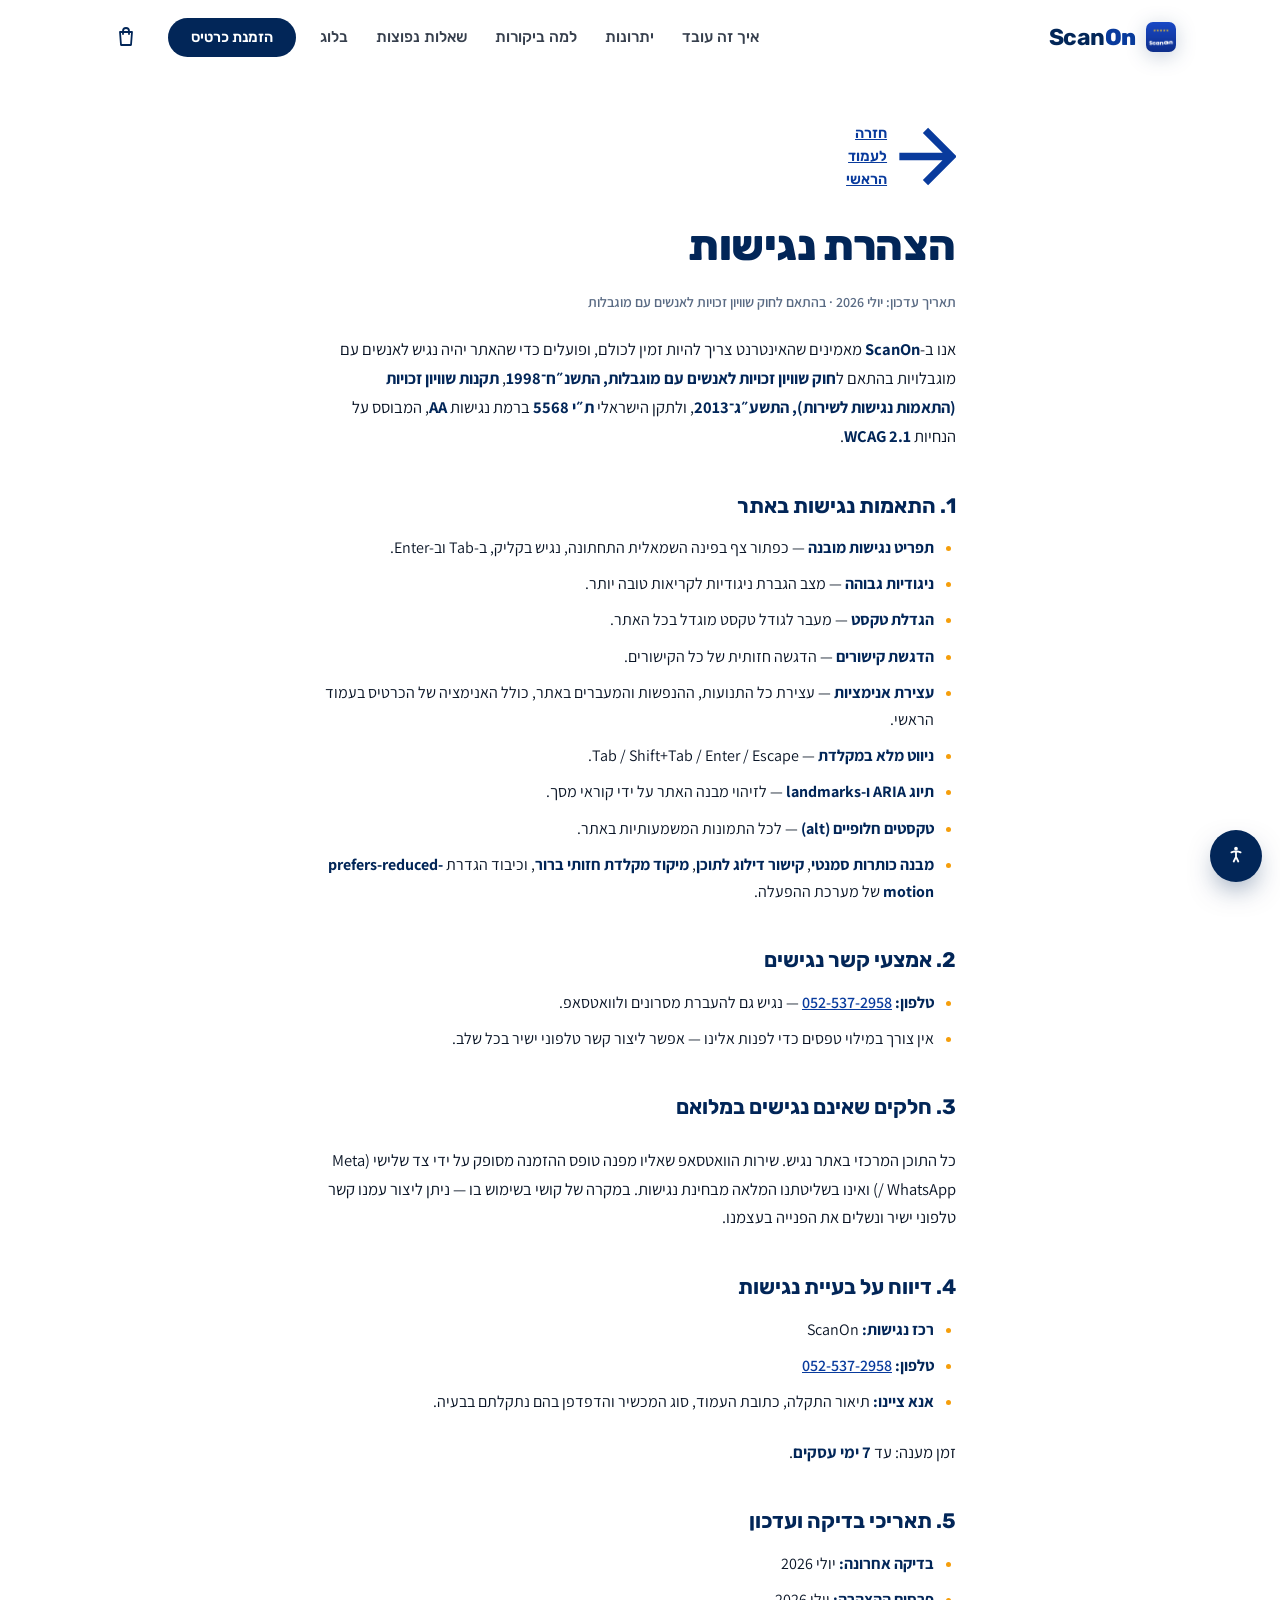
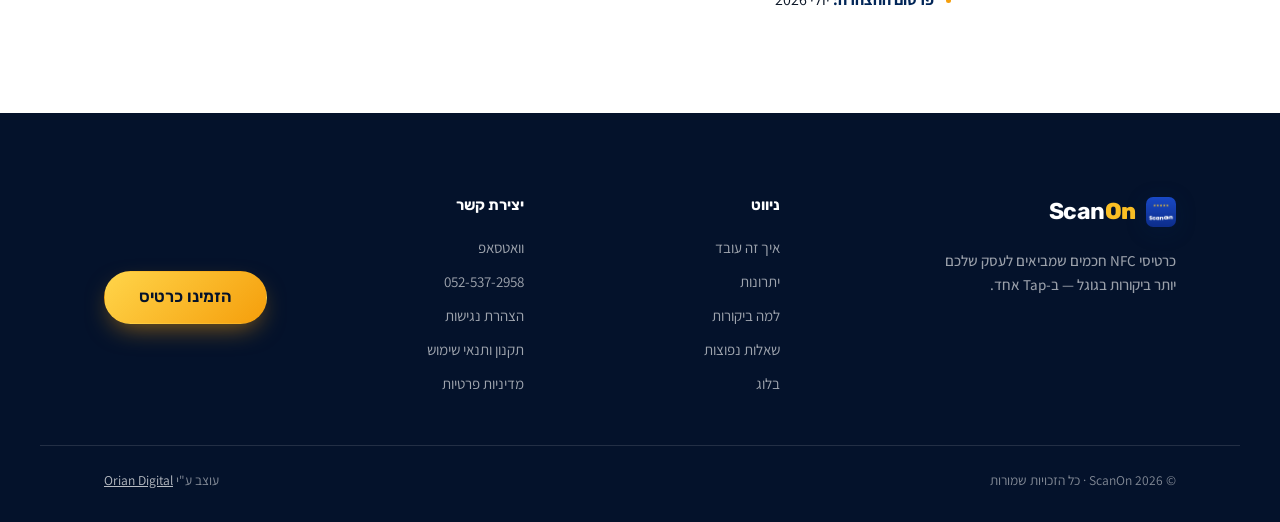
<file: accessibility.html>
<!doctype html>
<html lang="he" dir="rtl" class="no-js">
<head>
<meta charset="utf-8">
<meta name="viewport" content="width=device-width, initial-scale=1, viewport-fit=cover">
<title>הצהרת נגישות · ScanOn</title>
<meta name="description" content="הצהרת הנגישות של אתר ScanOn — תאימות לתקן WCAG 2.1 ולתקנות שוויון זכויות לאנשים עם מוגבלות.">
<meta name="theme-color" content="#022658">
<meta name="robots" content="index,follow">
<link rel="canonical" href="https://scanon.online/accessibility.html">
<meta http-equiv="Content-Security-Policy" content="default-src 'self'; script-src 'self'; style-src 'self' 'unsafe-inline'; font-src 'self'; img-src 'self' data:; connect-src 'self'; base-uri 'self'; form-action 'self'; frame-ancestors 'self'; object-src 'none'">
<meta name="referrer" content="strict-origin-when-cross-origin">

  <!-- clickjacking guard: must run before paint -->
  <script src="assets/framebust.js?v=1"></script>
  <link rel="stylesheet" href="assets/fonts.css?v=1">
<link rel="stylesheet" href="assets/styles.css?v=9">
<link rel="icon" href="assets/img/logo.png" type="image/png">
</head>
<body>
<a class="skip" href="#main">דלגו לתוכן</a>

<button class="a11y-btn" aria-label="פתיחת תפריט נגישות" aria-expanded="false" aria-controls="a11yPanel">
  <svg viewBox="0 0 24 24" width="22" height="22" aria-hidden="true"><circle cx="12" cy="4" r="2" fill="currentColor"/><path d="M12 7c-3 0-5 1-5 1M12 7c3 0 5 1 5 1M12 7v6m0 0l-2.5 5M12 13l2.5 5" stroke="currentColor" stroke-width="2" fill="none" stroke-linecap="round"/></svg>
</button>
<div class="a11y-panel" id="a11yPanel" role="dialog" aria-label="הגדרות נגישות" aria-hidden="true">
  <h2 class="a11y-title">נגישות</h2>
  <div class="a11y-row"><span>ניגודיות גבוהה</span><div class="a11y-seg" role="group" aria-label="ניגודיות"><button class="a11y-chip" data-key="contrast" data-val="normal" aria-pressed="true">רגילה</button><button class="a11y-chip" data-key="contrast" data-val="high" aria-pressed="false">גבוהה</button></div></div>
  <div class="a11y-row"><span>גודל טקסט</span><div class="a11y-seg" role="group" aria-label="גודל טקסט"><button class="a11y-chip" data-key="text" data-val="normal" aria-pressed="true">רגיל</button><button class="a11y-chip" data-key="text" data-val="large" aria-pressed="false">גדול</button></div></div>
  <div class="a11y-row"><span>הדגשת קישורים</span><div class="a11y-seg" role="group" aria-label="הדגשת קישורים"><button class="a11y-chip" data-key="links" data-val="off" aria-pressed="true">כבוי</button><button class="a11y-chip" data-key="links" data-val="on" aria-pressed="false">דלוק</button></div></div>
  <div class="a11y-row"><span>עצירת אנימציות</span><div class="a11y-seg" role="group" aria-label="עצירת אנימציות"><button class="a11y-chip" data-key="motion" data-val="on" aria-pressed="true">דלוקות</button><button class="a11y-chip" data-key="motion" data-val="off" aria-pressed="false">עצורות</button></div></div>
  <button class="a11y-reset">איפוס הגדרות</button>
  <a class="a11y-statement" href="accessibility.html">הצהרת נגישות</a>
</div>

<header class="nav" id="nav">
  <div class="shell nav__in">
    <a class="brand" href="index.html" aria-label="ScanOn — לדף הבית">
      <span class="brand__mark" aria-hidden="true"><img src="assets/img/logo.png" alt="" width="30" height="30" style="border-radius:7px;display:block"></span>
      <span class="brand__name">Scan<b>On</b></span>
    </a>
    <nav class="nav__links" aria-label="ניווט ראשי">
      <a href="index.html#how">איך זה עובד</a>
      <a href="index.html#benefits">יתרונות</a>
      <a href="index.html#why">למה ביקורות</a>
      <a href="index.html#faq">שאלות נפוצות</a>
      <a href="blog.html">בלוג</a>
    </nav>
    <a class="btn btn--nav" href="index.html#shop">הזמנת כרטיס</a>
    <button class="nav__burger" aria-label="פתיחת תפריט" aria-expanded="false" aria-controls="drawer"><span></span><span></span></button>
  </div>
</header>

<div class="drawer" id="drawer" aria-hidden="true">
  <nav class="drawer__links" aria-label="ניווט נייד">
    <a href="index.html#how">איך זה עובד</a>
    <a href="index.html#benefits">יתרונות</a>
    <a href="index.html#why">למה ביקורות</a>
    <a href="index.html#faq">שאלות נפוצות</a>
    <a href="blog.html">בלוג</a>
    <a class="btn btn--gold btn--lg" href="index.html#shop">הזמנת כרטיס</a>
  </nav>
</div>

<main id="main" class="legal"><div class="shell legal__wrap">
  <a href="index.html" class="back-home"><svg viewBox="0 0 14 14" fill="none" stroke="currentColor" stroke-width="1.7" aria-hidden="true"><path d="M1 7h12M7 1 1 7l6 6"/></svg><span>חזרה לעמוד הראשי</span></a>
  <h1>הצהרת נגישות</h1>
  <div class="legal__meta">תאריך עדכון: יולי 2026 · בהתאם לחוק שוויון זכויות לאנשים עם מוגבלות</div>

  <p>אנו ב-<strong>ScanOn</strong> מאמינים שהאינטרנט צריך להיות זמין לכולם, ופועלים כדי שהאתר יהיה נגיש לאנשים עם מוגבלויות בהתאם ל<strong>חוק שוויון זכויות לאנשים עם מוגבלות, התשנ״ח־1998</strong>, <strong>תקנות שוויון זכויות (התאמות נגישות לשירות), התשע״ג־2013</strong>, ולתקן הישראלי <strong>ת״י 5568</strong> ברמת נגישות <strong>AA</strong>, המבוסס על הנחיות <strong>WCAG 2.1</strong>.</p>

  <h2>1. התאמות נגישות באתר</h2>
  <ul>
    <li><strong>תפריט נגישות מובנה</strong> — כפתור צף בפינה השמאלית התחתונה, נגיש בקליק, ב-Tab וב-Enter.</li>
    <li><strong>ניגודיות גבוהה</strong> — מצב הגברת ניגודיות לקריאות טובה יותר.</li>
    <li><strong>הגדלת טקסט</strong> — מעבר לגודל טקסט מוגדל בכל האתר.</li>
    <li><strong>הדגשת קישורים</strong> — הדגשה חזותית של כל הקישורים.</li>
    <li><strong>עצירת אנימציות</strong> — עצירת כל התנועות, ההנפשות והמעברים באתר, כולל האנימציה של הכרטיס בעמוד הראשי.</li>
    <li><strong>ניווט מלא במקלדת</strong> — Tab / Shift+Tab / Enter / Escape.</li>
    <li><strong>תיוג ARIA ו-landmarks</strong> — לזיהוי מבנה האתר על ידי קוראי מסך.</li>
    <li><strong>טקסטים חלופיים (alt)</strong> — לכל התמונות המשמעותיות באתר.</li>
    <li><strong>מבנה כותרות סמנטי</strong>, <strong>קישור דילוג לתוכן</strong>, <strong>מיקוד מקלדת חזותי ברור</strong>, וכיבוד הגדרת <strong>prefers-reduced-motion</strong> של מערכת ההפעלה.</li>
  </ul>

  <h2>2. אמצעי קשר נגישים</h2>
  <ul>
    <li><strong>טלפון:</strong> <a href="tel:+972525372958">052-537-2958</a> — נגיש גם להעברת מסרונים ולוואטסאפ.</li>
    <li>אין צורך במילוי טפסים כדי לפנות אלינו — אפשר ליצור קשר טלפוני ישיר בכל שלב.</li>
  </ul>

  <h2>3. חלקים שאינם נגישים במלואם</h2>
  <p>כל התוכן המרכזי באתר נגיש. שירות הוואטסאפ שאליו מפנה טופס ההזמנה מסופק על ידי צד שלישי (Meta / WhatsApp) ואינו בשליטתנו המלאה מבחינת נגישות. במקרה של קושי בשימוש בו — ניתן ליצור עמנו קשר טלפוני ישיר ונשלים את הפנייה בעצמנו.</p>

  <h2>4. דיווח על בעיית נגישות</h2>
  <ul>
    <li><strong>רכז נגישות:</strong> ScanOn</li>
    <li><strong>טלפון:</strong> <a href="tel:+972525372958">052-537-2958</a></li>
    <li><strong>אנא ציינו:</strong> תיאור התקלה, כתובת העמוד, סוג המכשיר והדפדפן בהם נתקלתם בבעיה.</li>
  </ul>
  <p>זמן מענה: עד <strong>7 ימי עסקים</strong>.</p>

  <h2>5. תאריכי בדיקה ועדכון</h2>
  <ul>
    <li><strong>בדיקה אחרונה:</strong> יולי 2026</li>
    <li><strong>פרסום ההצהרה:</strong> יולי 2026</li>
  </ul>
</div></main>

<footer class="foot">
  <div class="shell foot__in">
    <div class="foot__brand">
      <a class="brand brand--light" href="index.html" aria-label="ScanOn">
        <span class="brand__mark" aria-hidden="true"><img src="assets/img/logo.png" alt="" width="30" height="30" style="border-radius:7px;display:block"></span>
        <span class="brand__name">Scan<b>On</b></span>
      </a>
      <p>כרטיסי NFC חכמים שמביאים לעסק שלכם יותר ביקורות בגוגל — ב-Tap אחד.</p>
    </div>
    <nav class="foot__col" aria-label="קישורים">
      <h4>ניווט</h4>
      <a href="index.html#how">איך זה עובד</a>
      <a href="index.html#benefits">יתרונות</a>
      <a href="index.html#why">למה ביקורות</a>
      <a href="index.html#faq">שאלות נפוצות</a>
      <a href="blog.html">בלוג</a>
    </nav>
    <div class="foot__col">
      <h4>יצירת קשר</h4>
      <a data-wa data-wa-msg="היי, אשמח לפרטים על כרטיס ScanOn 🙂">וואטסאפ</a>
      <a href="tel:+972525372958">052-537-2958</a>
      <a href="accessibility.html">הצהרת נגישות</a>
      <a href="terms.html">תקנון ותנאי שימוש</a>
      <a href="privacy.html">מדיניות פרטיות</a>
    </div>
    <a class="btn btn--gold btn--lg foot__cta magnetic" href="index.html#shop">הזמינו כרטיס</a>
  </div>
  <div class="shell foot__base">
    <span>© <span data-year>2026</span> ScanOn · כל הזכויות שמורות</span>
    <span>עוצב ע"י <a href="https://wa.me/972525372958" target="_blank" rel="noopener">Orian Digital</a></span>
  </div>
</footer>

<a class="mcta" href="index.html#shop" aria-hidden="true" tabindex="-1">
  <svg viewBox="0 0 24 24" width="20" height="20" aria-hidden="true"><path d="M6 7h12l-1 13H7L6 7z" stroke="currentColor" stroke-width="1.9" fill="none" stroke-linejoin="round"/><path d="M9 9V6a3 3 0 0 1 6 0v3" stroke="currentColor" stroke-width="1.9" fill="none" stroke-linecap="round"/></svg>
  <span class="mcta__t">לרכישת כרטיס · ₪200</span>
</a>

<script src="assets/vendor/gsap.min.js"></script>
<script src="assets/vendor/ScrollTrigger.min.js"></script>
<script src="assets/vendor/SplitText.min.js"></script>
<script src="assets/vendor/lenis.min.js"></script>
<script src="assets/app.js?v=6"></script>
</body>
</html>
</file>
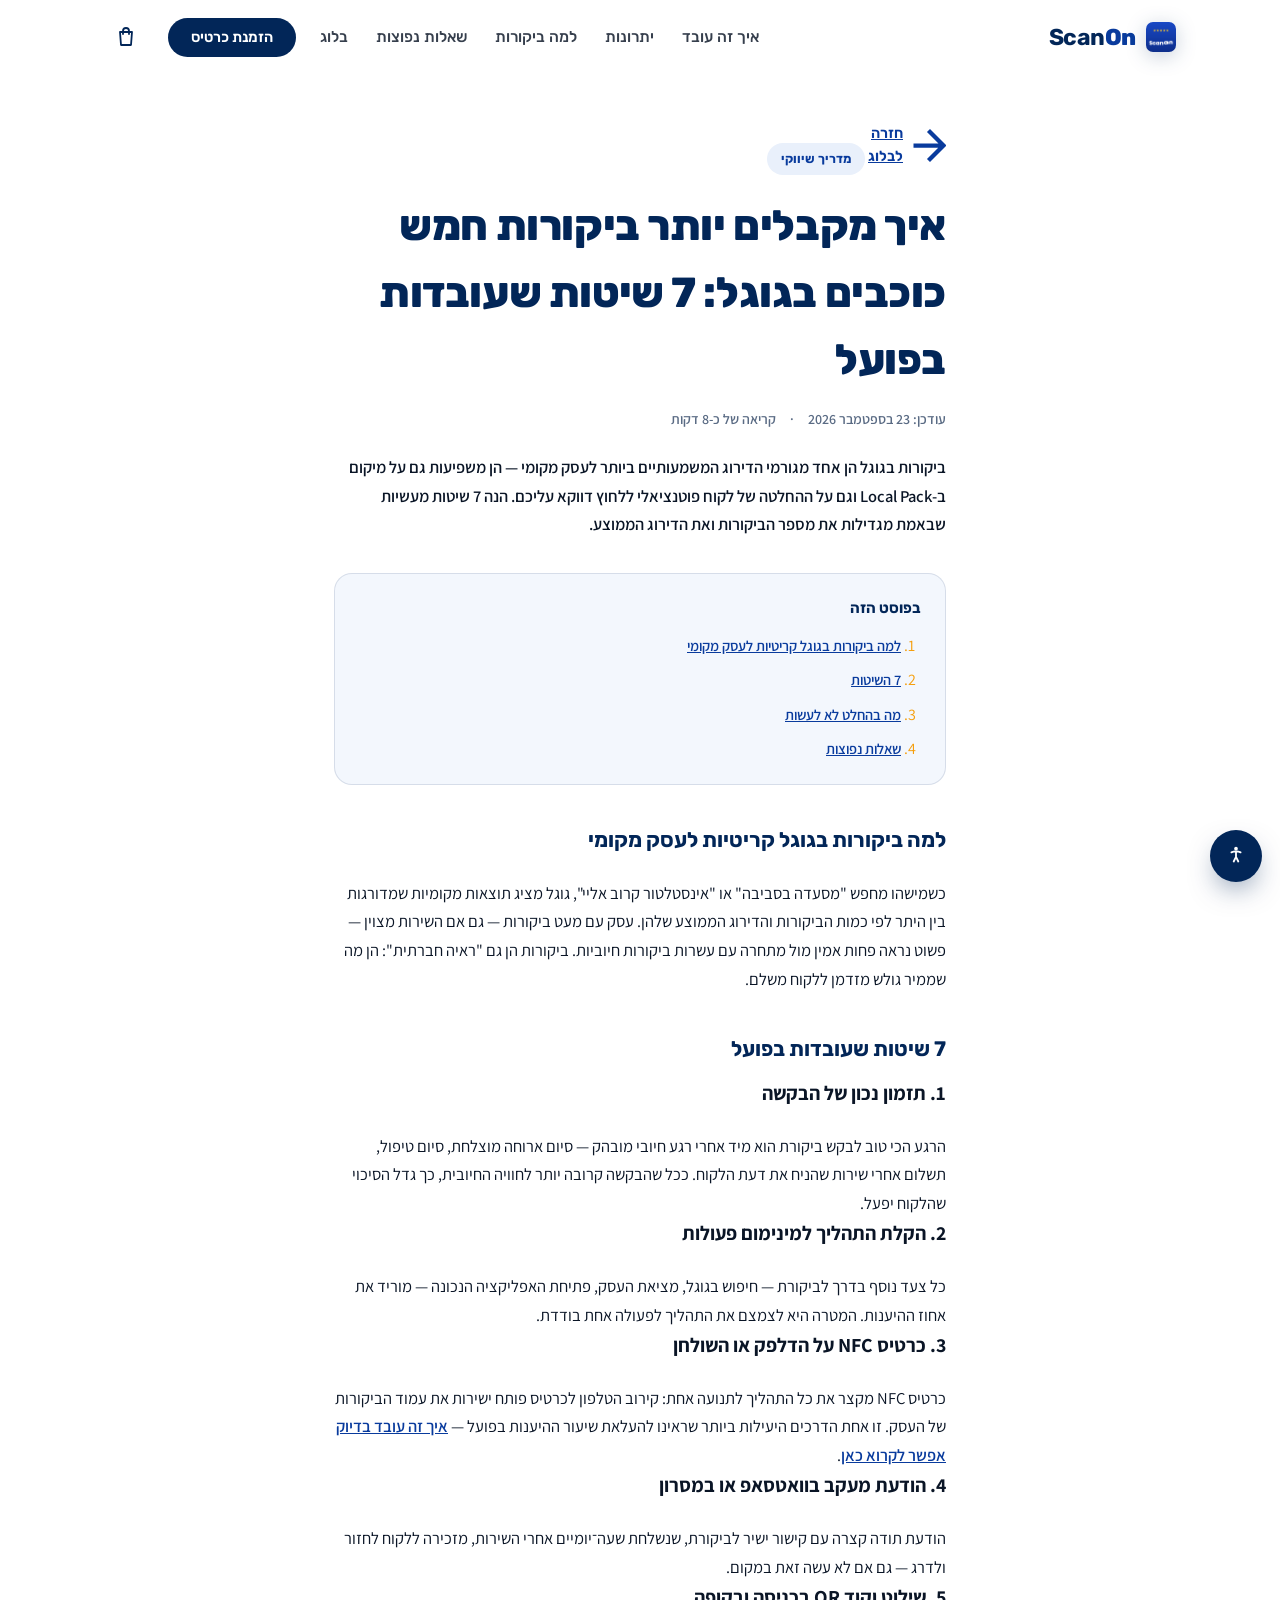
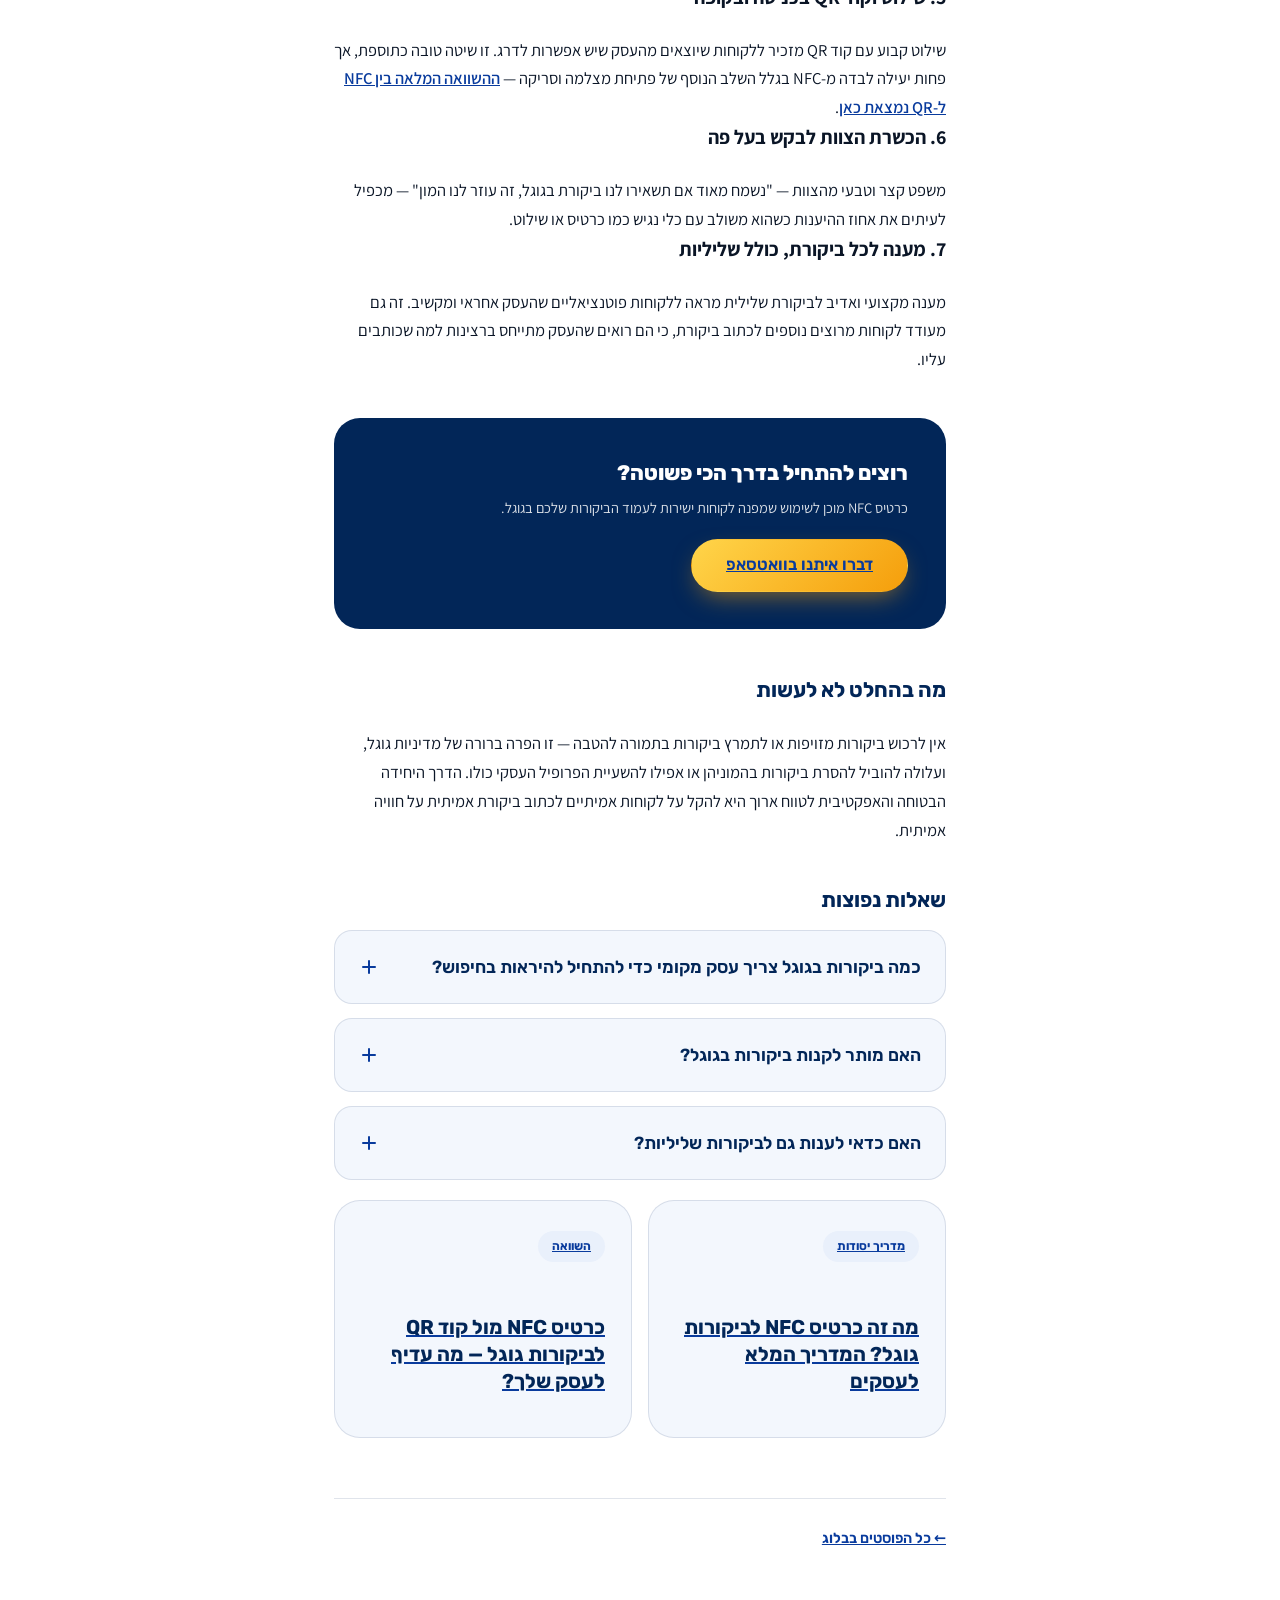
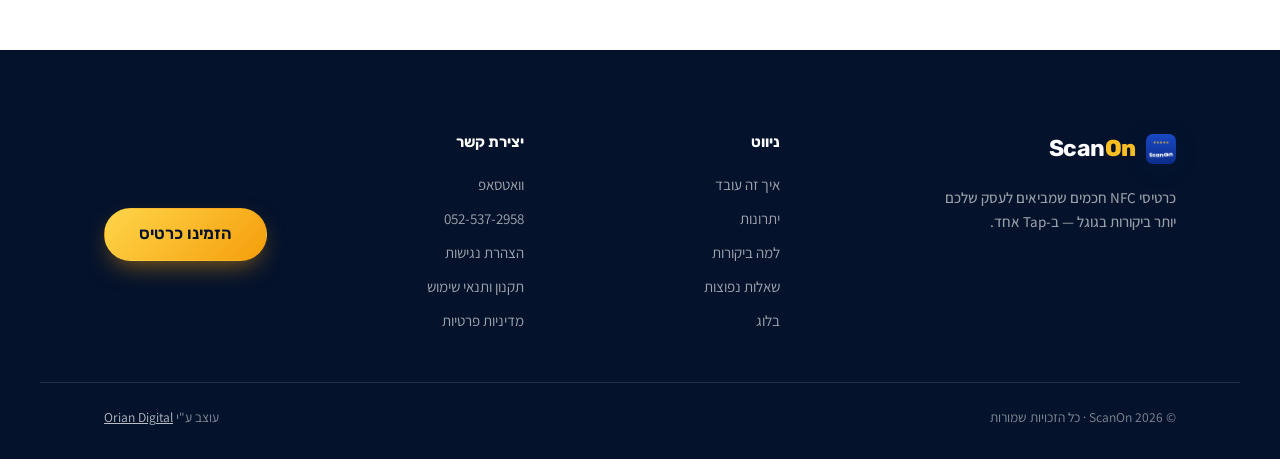
<file: blog-more-google-reviews-guide.html>
<!doctype html>
<html lang="he" dir="rtl" class="no-js">
<head>
<meta charset="utf-8">
<meta name="viewport" content="width=device-width, initial-scale=1, viewport-fit=cover">
<title>איך מקבלים יותר ביקורות חמש כוכבים בגוגל: 7 שיטות שעובדות · ScanOn</title>
<meta name="description" content="7 שיטות מוכחות להגדלת מספר הביקורות והדירוג הממוצע בגוגל לעסק מקומי — מתזמון הבקשה ועד מענה לביקורות שליליות.">
<meta name="theme-color" content="#022658">
<meta name="robots" content="index,follow">
<link rel="canonical" href="https://scanon.online/blog-more-google-reviews-guide.html">

<meta property="og:type" content="article">
<meta property="og:locale" content="he_IL">
<meta property="og:site_name" content="ScanOn">
<meta property="og:title" content="איך מקבלים יותר ביקורות חמש כוכבים בגוגל: 7 שיטות שעובדות">
<meta property="og:description" content="7 שיטות מוכחות להגדלת מספר הביקורות והדירוג הממוצע בגוגל לעסק מקומי.">
<meta property="og:image" content="https://scanon.online/assets/img/card-blue.png">
<meta property="og:url" content="https://scanon.online/blog-more-google-reviews-guide.html">
<meta name="twitter:card" content="summary_large_image">

<meta http-equiv="Content-Security-Policy" content="default-src 'self'; script-src 'self'; style-src 'self' 'unsafe-inline'; font-src 'self'; img-src 'self' data:; connect-src 'self'; base-uri 'self'; form-action 'self'; frame-ancestors 'self'; object-src 'none'">
<meta name="referrer" content="strict-origin-when-cross-origin">

  <!-- clickjacking guard: must run before paint -->
  <script src="assets/framebust.js?v=1"></script>
  <link rel="stylesheet" href="assets/fonts.css?v=1">
<link rel="stylesheet" href="assets/styles.css?v=9">
<link rel="icon" href="assets/img/logo.png" type="image/png">

<script type="application/ld+json">
{
  "@context":"https://schema.org",
  "@type":"Article",
  "headline":"איך מקבלים יותר ביקורות חמש כוכבים בגוגל: 7 שיטות שעובדות",
  "description":"7 שיטות מוכחות להגדלת מספר הביקורות והדירוג הממוצע בגוגל לעסק מקומי.",
  "image":"https://scanon.online/assets/img/card-blue.png",
  "author":{"@type":"Organization","name":"ScanOn"},
  "publisher":{"@type":"Organization","name":"ScanOn","logo":{"@type":"ImageObject","url":"https://scanon.online/assets/img/logo.png"}},
  "datePublished":"2026-09-23",
  "dateModified":"2026-09-23",
  "mainEntityOfPage":"https://scanon.online/blog-more-google-reviews-guide.html",
  "inLanguage":"he"
}
</script>
<script type="application/ld+json">
{
  "@context":"https://schema.org",
  "@type":"BreadcrumbList",
  "itemListElement":[
    {"@type":"ListItem","position":1,"name":"בית","item":"https://scanon.online/"},
    {"@type":"ListItem","position":2,"name":"בלוג","item":"https://scanon.online/blog.html"},
    {"@type":"ListItem","position":3,"name":"איך מקבלים יותר ביקורות בגוגל","item":"https://scanon.online/blog-more-google-reviews-guide.html"}
  ]
}
</script>
<script type="application/ld+json">
{
  "@context":"https://schema.org",
  "@type":"FAQPage",
  "mainEntity":[
    {"@type":"Question","name":"כמה ביקורות בגוגל צריך עסק מקומי כדי להתחיל להיראות בחיפוש?","acceptedAnswer":{"@type":"Answer","text":"אין מספר קסם, אבל ככלל אצבע — עסקים עם עשרות ביקורות ודירוג ממוצע מעל 4.5 כוכבים מופיעים באופן עקבי יותר ב-Local Pack של גוגל מול מתחרים עם מעט ביקורות."}},
    {"@type":"Question","name":"האם מותר לקנות ביקורות בגוגל?","acceptedAnswer":{"@type":"Answer","text":"לא. קניית ביקורות מפרה את מדיניות גוגל ועלולה להוביל להשעיית הפרופיל העסקי לגמרי. הדרך הבטוחה והיעילה היא להקל ללקוחות אמיתיים לכתוב ביקורת על חוויה אמיתית."}},
    {"@type":"Question","name":"האם כדאי לענות גם לביקורות שליליות?","acceptedAnswer":{"@type":"Answer","text":"בהחלט כן. מענה מקצועי ואדיב לביקורת שלילית משדר ללקוחות עתידיים שהעסק אחראי ומטפל בבעיות, ולעיתים אף גורם ללקוח לעדכן את הביקורת לחיובית."}}
  ]
}
</script>
</head>
<body>
<a class="skip" href="#main">דלגו לתוכן</a>

<button class="a11y-btn" aria-label="פתיחת תפריט נגישות" aria-expanded="false" aria-controls="a11yPanel">
  <svg viewBox="0 0 24 24" width="22" height="22" aria-hidden="true"><circle cx="12" cy="4" r="2" fill="currentColor"/><path d="M12 7c-3 0-5 1-5 1M12 7c3 0 5 1 5 1M12 7v6m0 0l-2.5 5M12 13l2.5 5" stroke="currentColor" stroke-width="2" fill="none" stroke-linecap="round"/></svg>
</button>
<div class="a11y-panel" id="a11yPanel" role="dialog" aria-label="הגדרות נגישות" aria-hidden="true">
  <h2 class="a11y-title">נגישות</h2>
  <div class="a11y-row"><span>ניגודיות גבוהה</span><div class="a11y-seg" role="group" aria-label="ניגודיות"><button class="a11y-chip" data-key="contrast" data-val="normal" aria-pressed="true">רגילה</button><button class="a11y-chip" data-key="contrast" data-val="high" aria-pressed="false">גבוהה</button></div></div>
  <div class="a11y-row"><span>גודל טקסט</span><div class="a11y-seg" role="group" aria-label="גודל טקסט"><button class="a11y-chip" data-key="text" data-val="normal" aria-pressed="true">רגיל</button><button class="a11y-chip" data-key="text" data-val="large" aria-pressed="false">גדול</button></div></div>
  <div class="a11y-row"><span>הדגשת קישורים</span><div class="a11y-seg" role="group" aria-label="הדגשת קישורים"><button class="a11y-chip" data-key="links" data-val="off" aria-pressed="true">כבוי</button><button class="a11y-chip" data-key="links" data-val="on" aria-pressed="false">דלוק</button></div></div>
  <div class="a11y-row"><span>עצירת אנימציות</span><div class="a11y-seg" role="group" aria-label="עצירת אנימציות"><button class="a11y-chip" data-key="motion" data-val="on" aria-pressed="true">דלוקות</button><button class="a11y-chip" data-key="motion" data-val="off" aria-pressed="false">עצורות</button></div></div>
  <button class="a11y-reset">איפוס הגדרות</button>
  <a class="a11y-statement" href="accessibility.html">הצהרת נגישות</a>
</div>

<header class="nav" id="nav">
  <div class="shell nav__in">
    <a class="brand" href="index.html" aria-label="ScanOn — לדף הבית">
      <span class="brand__mark" aria-hidden="true"><img src="assets/img/logo.png" alt="" width="30" height="30" style="border-radius:7px;display:block"></span>
      <span class="brand__name">Scan<b>On</b></span>
    </a>
    <nav class="nav__links" aria-label="ניווט ראשי">
      <a href="index.html#how">איך זה עובד</a>
      <a href="index.html#benefits">יתרונות</a>
      <a href="index.html#why">למה ביקורות</a>
      <a href="index.html#faq">שאלות נפוצות</a>
      <a href="blog.html">בלוג</a>
    </nav>
    <a class="btn btn--nav" href="index.html#shop">הזמנת כרטיס</a>
    <button class="nav__burger" aria-label="פתיחת תפריט" aria-expanded="false" aria-controls="drawer"><span></span><span></span></button>
  </div>
</header>

<div class="drawer" id="drawer" aria-hidden="true">
  <nav class="drawer__links" aria-label="ניווט נייד">
    <a href="index.html#how">איך זה עובד</a>
    <a href="index.html#benefits">יתרונות</a>
    <a href="index.html#why">למה ביקורות</a>
    <a href="index.html#faq">שאלות נפוצות</a>
    <a href="blog.html">בלוג</a>
    <a class="btn btn--gold btn--lg" href="index.html#shop">הזמנת כרטיס</a>
  </nav>
</div>

<main id="main" class="legal"><article class="shell legal__wrap article__wrap">
  <a href="blog.html" class="back-home"><svg viewBox="0 0 14 14" fill="none" stroke="currentColor" stroke-width="1.7" aria-hidden="true"><path d="M1 7h12M7 1 1 7l6 6"/></svg><span>חזרה לבלוג</span></a>

  <span class="article__tag">מדריך שיווקי</span>
  <h1>איך מקבלים יותר ביקורות חמש כוכבים בגוגל: 7 שיטות שעובדות בפועל</h1>
  <div class="article__meta"><span>עודכן: 23 בספטמבר 2026</span><span>·</span><span>קריאה של כ-8 דקות</span></div>

  <p class="article__lede">ביקורות בגוגל הן אחד מגורמי הדירוג המשמעותיים ביותר לעסק מקומי — הן משפיעות גם על מיקום ב-Local Pack וגם על ההחלטה של לקוח פוטנציאלי ללחוץ דווקא עליכם. הנה 7 שיטות מעשיות שבאמת מגדילות את מספר הביקורות ואת הדירוג הממוצע.</p>

  <nav class="article__toc" aria-label="תוכן העניינים">
    <h3>בפוסט הזה</h3>
    <ol>
      <li><a href="#why">למה ביקורות בגוגל קריטיות לעסק מקומי</a></li>
      <li><a href="#methods">7 השיטות</a></li>
      <li><a href="#avoid">מה בהחלט לא לעשות</a></li>
      <li><a href="#faq">שאלות נפוצות</a></li>
    </ol>
  </nav>

  <h2 id="why">למה ביקורות בגוגל קריטיות לעסק מקומי</h2>
  <p>כשמישהו מחפש "מסעדה בסביבה" או "אינסטלטור קרוב אליי", גוגל מציג תוצאות מקומיות שמדורגות בין היתר לפי כמות הביקורות והדירוג הממוצע שלהן. עסק עם מעט ביקורות — גם אם השירות מצוין — פשוט נראה פחות אמין מול מתחרה עם עשרות ביקורות חיוביות. ביקורות הן גם "ראיה חברתית": הן מה שממיר גולש מזדמן ללקוח משלם.</p>

  <h2 id="methods">7 שיטות שעובדות בפועל</h2>

  <h3>1. תזמון נכון של הבקשה</h3>
  <p>הרגע הכי טוב לבקש ביקורת הוא מיד אחרי רגע חיובי מובהק — סיום ארוחה מוצלחת, סיום טיפול, תשלום אחרי שירות שהניח את דעת הלקוח. ככל שהבקשה קרובה יותר לחוויה החיובית, כך גדל הסיכוי שהלקוח יפעל.</p>

  <h3>2. הקלת התהליך למינימום פעולות</h3>
  <p>כל צעד נוסף בדרך לביקורת — חיפוש בגוגל, מציאת העסק, פתיחת האפליקציה הנכונה — מוריד את אחוז ההיענות. המטרה היא לצמצם את התהליך לפעולה אחת בודדת.</p>

  <h3>3. כרטיס NFC על הדלפק או השולחן</h3>
  <p>כרטיס NFC מקצר את כל התהליך לתנועה אחת: קירוב הטלפון לכרטיס פותח ישירות את עמוד הביקורות של העסק. זו אחת הדרכים היעילות ביותר שראינו להעלאת שיעור ההיענות בפועל — <a href="blog-what-is-nfc-review-card.html">איך זה עובד בדיוק אפשר לקרוא כאן</a>.</p>

  <h3>4. הודעת מעקב בוואטסאפ או במסרון</h3>
  <p>הודעת תודה קצרה עם קישור ישיר לביקורת, שנשלחת שעה־יומיים אחרי השירות, מזכירה ללקוח לחזור ולדרג — גם אם לא עשה זאת במקום.</p>

  <h3>5. שילוט וקוד QR בכניסה ובקופה</h3>
  <p>שילוט קבוע עם קוד QR מזכיר ללקוחות שיוצאים מהעסק שיש אפשרות לדרג. זו שיטה טובה כתוספת, אך פחות יעילה לבדה מ-NFC בגלל השלב הנוסף של פתיחת מצלמה וסריקה — <a href="blog-nfc-vs-qr-code.html">ההשוואה המלאה בין NFC ל-QR נמצאת כאן</a>.</p>

  <h3>6. הכשרת הצוות לבקש בעל פה</h3>
  <p>משפט קצר וטבעי מהצוות — "נשמח מאוד אם תשאירו לנו ביקורת בגוגל, זה עוזר לנו המון" — מכפיל לעיתים את אחוז ההיענות כשהוא משולב עם כלי נגיש כמו כרטיס או שילוט.</p>

  <h3>7. מענה לכל ביקורת, כולל שליליות</h3>
  <p>מענה מקצועי ואדיב לביקורת שלילית מראה ללקוחות פוטנציאליים שהעסק אחראי ומקשיב. זה גם מעודד לקוחות מרוצים נוספים לכתוב ביקורת, כי הם רואים שהעסק מתייחס ברצינות למה שכותבים עליו.</p>

  <div class="article__cta">
    <div>
      <h3>רוצים להתחיל בדרך הכי פשוטה?</h3>
      <p>כרטיס NFC מוכן לשימוש שמפנה לקוחות ישירות לעמוד הביקורות שלכם בגוגל.</p>
    </div>
    <a class="btn btn--gold btn--lg" data-wa data-wa-msg="היי, ראיתי את הבלוג ואשמח לפרטים על כרטיס ScanOn לעסק שלי 🙂">דברו איתנו בוואטסאפ</a>
  </div>

  <h2 id="avoid">מה בהחלט לא לעשות</h2>
  <p>אין לרכוש ביקורות מזויפות או לתמרץ ביקורות בתמורה להטבה — זו הפרה ברורה של מדיניות גוגל, ועלולה להוביל להסרת ביקורות בהמוניהן או אפילו להשעיית הפרופיל העסקי כולו. הדרך היחידה הבטוחה והאפקטיבית לטווח ארוך היא להקל על לקוחות אמיתיים לכתוב ביקורת אמיתית על חוויה אמיתית.</p>

  <h2 id="faq">שאלות נפוצות</h2>
  <div class="article__faq">
    <details class="faq__item"><summary>כמה ביקורות בגוגל צריך עסק מקומי כדי להתחיל להיראות בחיפוש?<span class="faq__x" aria-hidden="true"></span></summary><div class="faq__a"><p>אין מספר קסם, אבל ככלל אצבע — עסקים עם עשרות ביקורות ודירוג ממוצע מעל 4.5 כוכבים מופיעים באופן עקבי יותר ב-Local Pack של גוגל מול מתחרים עם מעט ביקורות.</p></div></details>
    <details class="faq__item"><summary>האם מותר לקנות ביקורות בגוגל?<span class="faq__x" aria-hidden="true"></span></summary><div class="faq__a"><p>לא. קניית ביקורות מפרה את מדיניות גוגל ועלולה להוביל להשעיית הפרופיל העסקי לגמרי. הדרך הבטוחה והיעילה היא להקל ללקוחות אמיתיים לכתוב ביקורת על חוויה אמיתית.</p></div></details>
    <details class="faq__item"><summary>האם כדאי לענות גם לביקורות שליליות?<span class="faq__x" aria-hidden="true"></span></summary><div class="faq__a"><p>בהחלט כן. מענה מקצועי ואדיב לביקורת שלילית משדר ללקוחות עתידיים שהעסק אחראי ומטפל בבעיות, ולעיתים אף גורם ללקוח לעדכן את הביקורת לחיובית.</p></div></details>
  </div>

  <div class="article__more">
    <a class="post-card" href="blog-what-is-nfc-review-card.html">
      <span class="post-card__tag">מדריך יסודות</span>
      <h2>מה זה כרטיס NFC לביקורות גוגל? המדריך המלא לעסקים</h2>
    </a>
    <a class="post-card" href="blog-nfc-vs-qr-code.html">
      <span class="post-card__tag">השוואה</span>
      <h2>כרטיס NFC מול קוד QR לביקורות גוגל — מה עדיף לעסק שלך?</h2>
    </a>
  </div>

  <div class="article__nav"><a href="blog.html">← כל הפוסטים בבלוג</a></div>
</article></main>

<footer class="foot">
  <div class="shell foot__in">
    <div class="foot__brand">
      <a class="brand brand--light" href="index.html" aria-label="ScanOn">
        <span class="brand__mark" aria-hidden="true"><img src="assets/img/logo.png" alt="" width="30" height="30" style="border-radius:7px;display:block"></span>
        <span class="brand__name">Scan<b>On</b></span>
      </a>
      <p>כרטיסי NFC חכמים שמביאים לעסק שלכם יותר ביקורות בגוגל — ב-Tap אחד.</p>
    </div>
    <nav class="foot__col" aria-label="קישורים">
      <h4>ניווט</h4>
      <a href="index.html#how">איך זה עובד</a>
      <a href="index.html#benefits">יתרונות</a>
      <a href="index.html#why">למה ביקורות</a>
      <a href="index.html#faq">שאלות נפוצות</a>
      <a href="blog.html">בלוג</a>
    </nav>
    <div class="foot__col">
      <h4>יצירת קשר</h4>
      <a data-wa data-wa-msg="היי, אשמח לפרטים על כרטיס ScanOn 🙂">וואטסאפ</a>
      <a href="tel:+972525372958">052-537-2958</a>
      <a href="accessibility.html">הצהרת נגישות</a>
      <a href="terms.html">תקנון ותנאי שימוש</a>
      <a href="privacy.html">מדיניות פרטיות</a>
    </div>
    <a class="btn btn--gold btn--lg foot__cta magnetic" href="index.html#shop">הזמינו כרטיס</a>
  </div>
  <div class="shell foot__base">
    <span>© <span data-year>2026</span> ScanOn · כל הזכויות שמורות</span>
    <span>עוצב ע"י <a href="https://wa.me/972525372958" target="_blank" rel="noopener">Orian Digital</a></span>
  </div>
</footer>

<a class="mcta" href="index.html#shop" aria-hidden="true" tabindex="-1">
  <svg viewBox="0 0 24 24" width="20" height="20" aria-hidden="true"><path d="M6 7h12l-1 13H7L6 7z" stroke="currentColor" stroke-width="1.9" fill="none" stroke-linejoin="round"/><path d="M9 9V6a3 3 0 0 1 6 0v3" stroke="currentColor" stroke-width="1.9" fill="none" stroke-linecap="round"/></svg>
  <span class="mcta__t">לרכישת כרטיס · ₪200</span>
</a>

<script src="assets/vendor/gsap.min.js"></script>
<script src="assets/vendor/ScrollTrigger.min.js"></script>
<script src="assets/vendor/SplitText.min.js"></script>
<script src="assets/vendor/lenis.min.js"></script>
<script src="assets/app.js?v=6"></script>
</body>
</html>
</file>
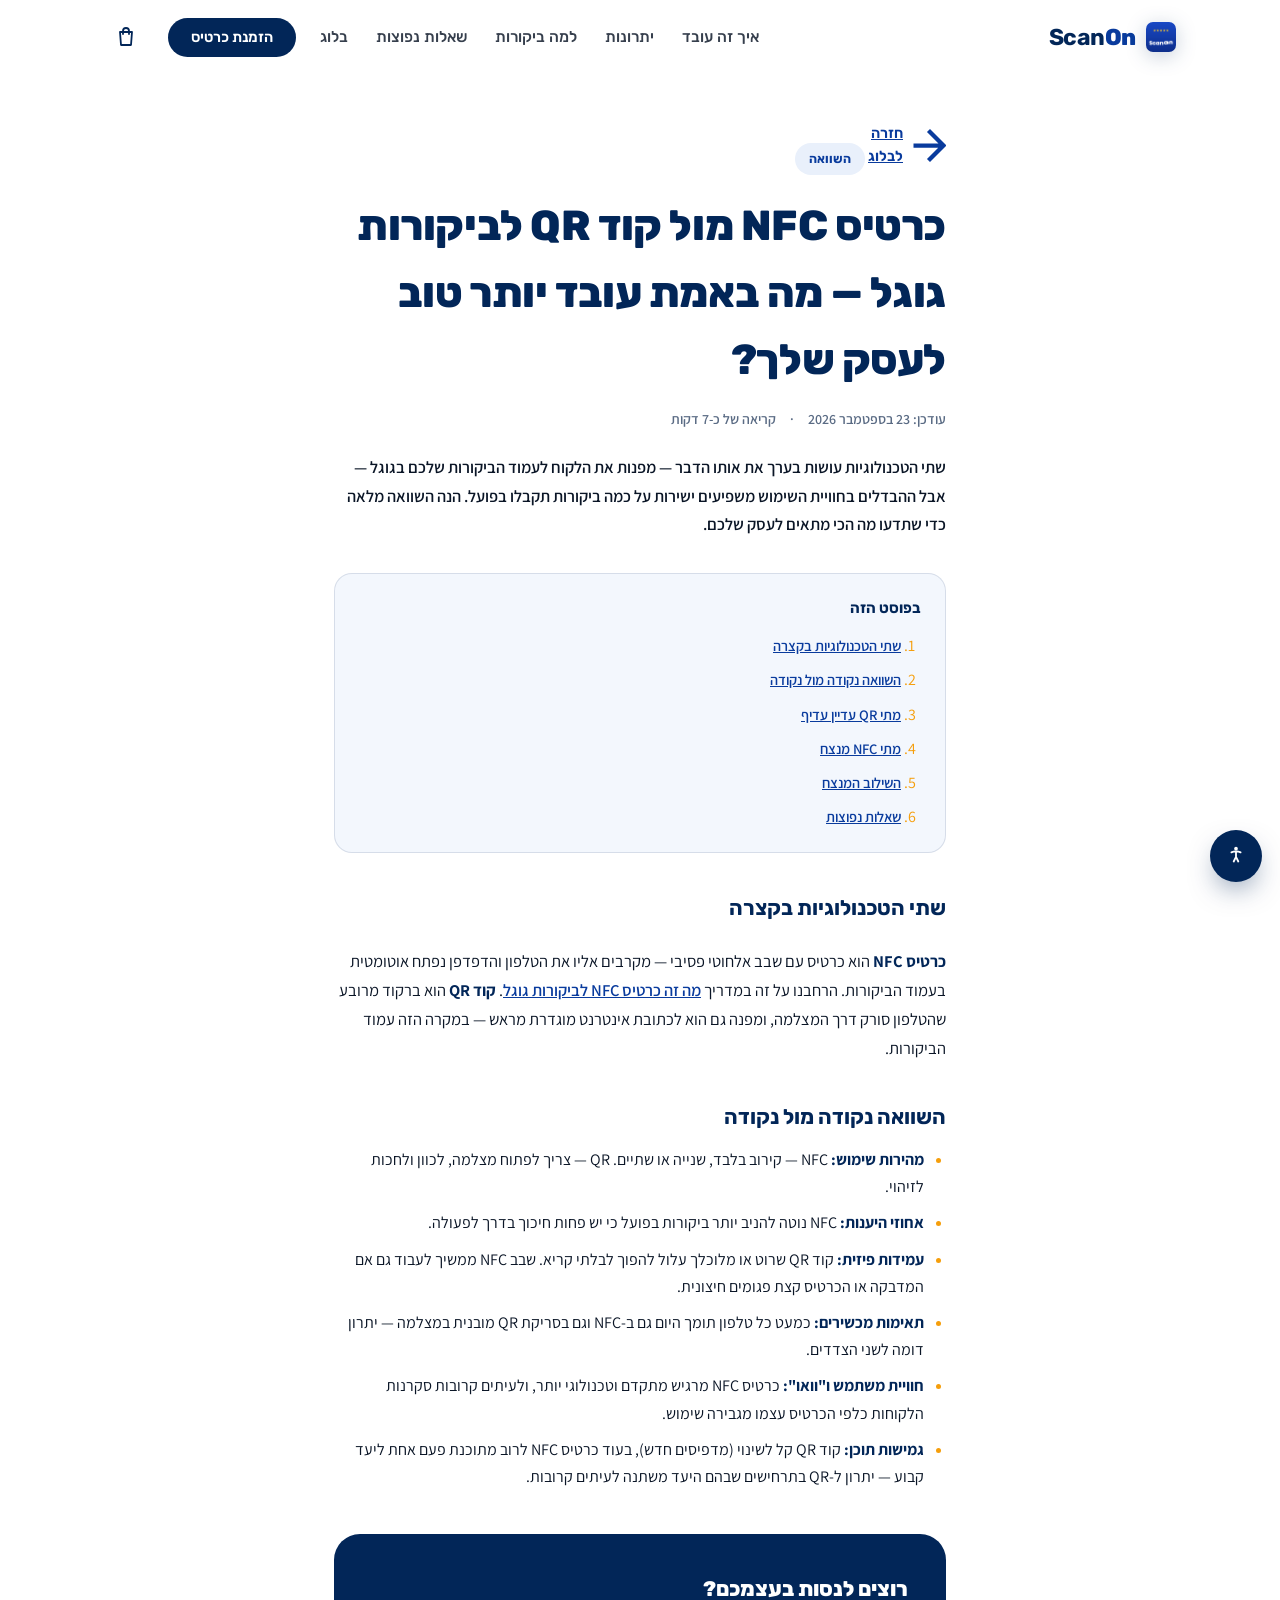
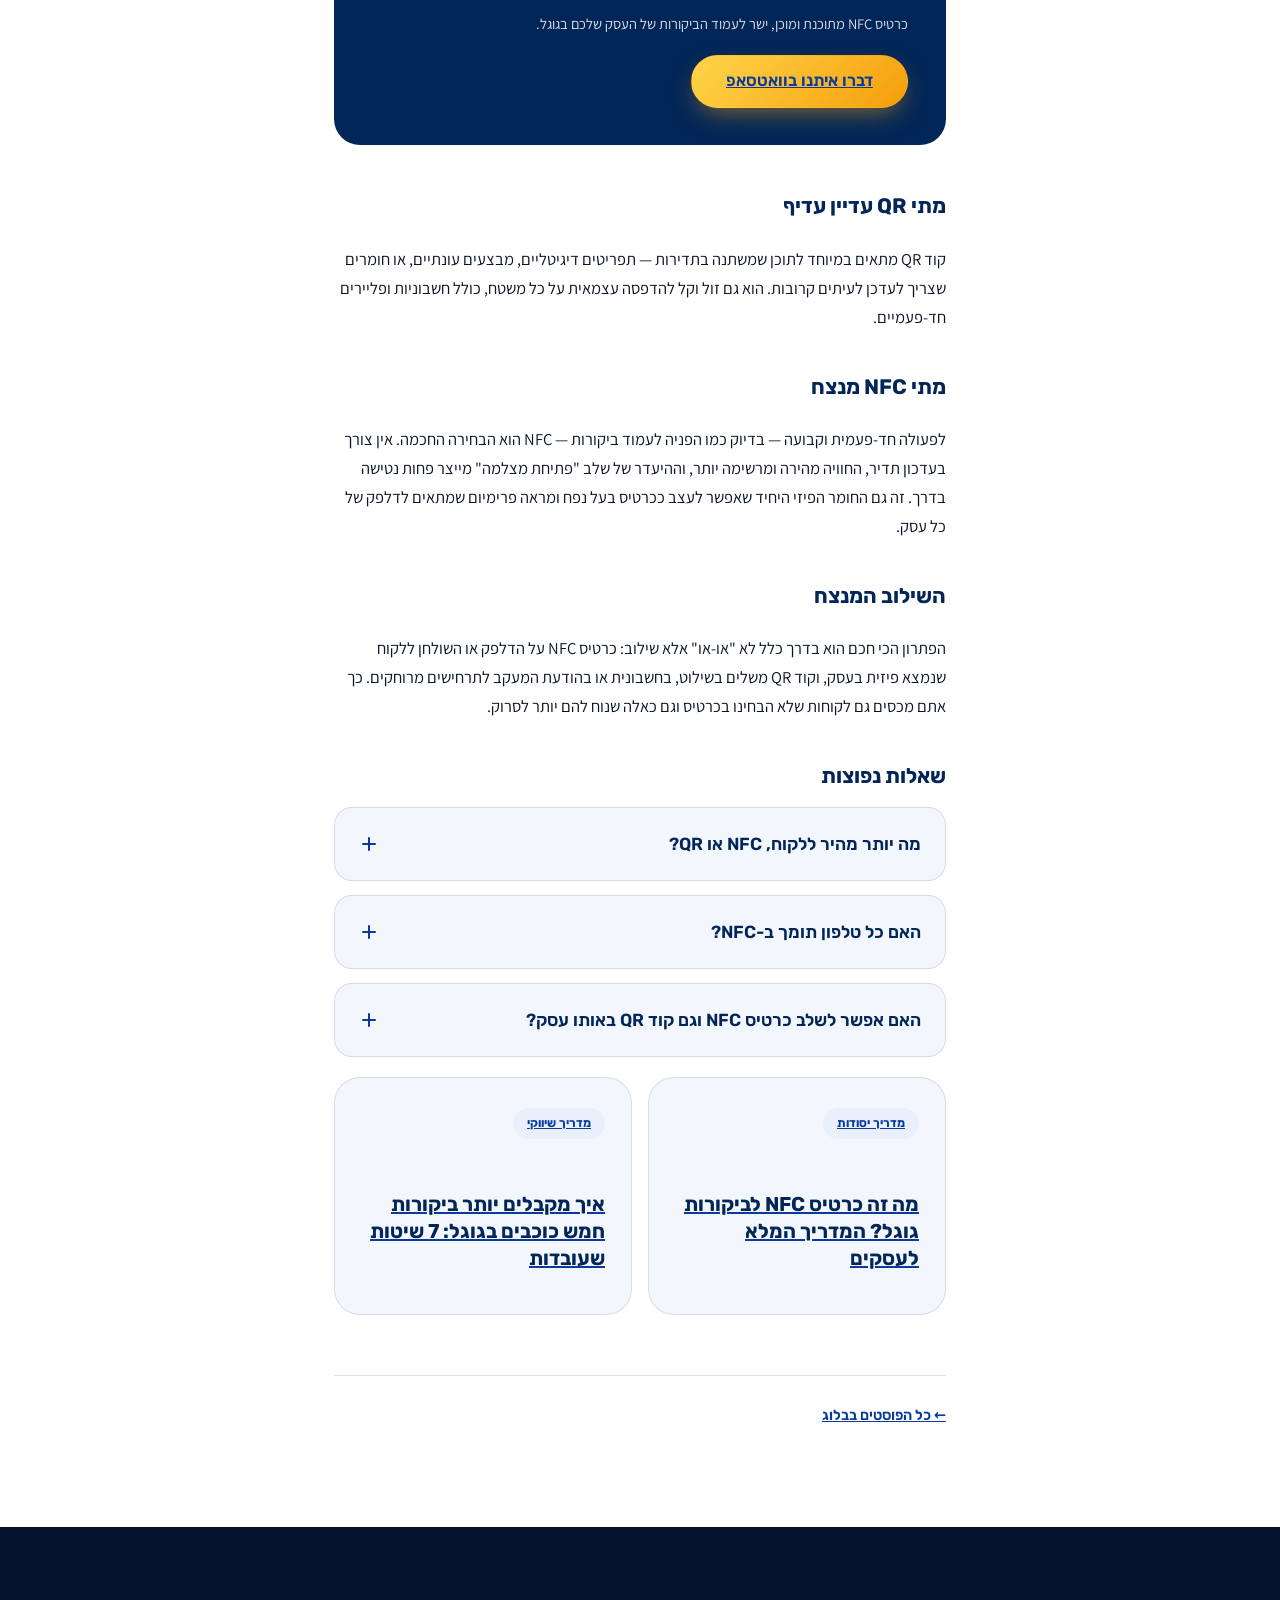
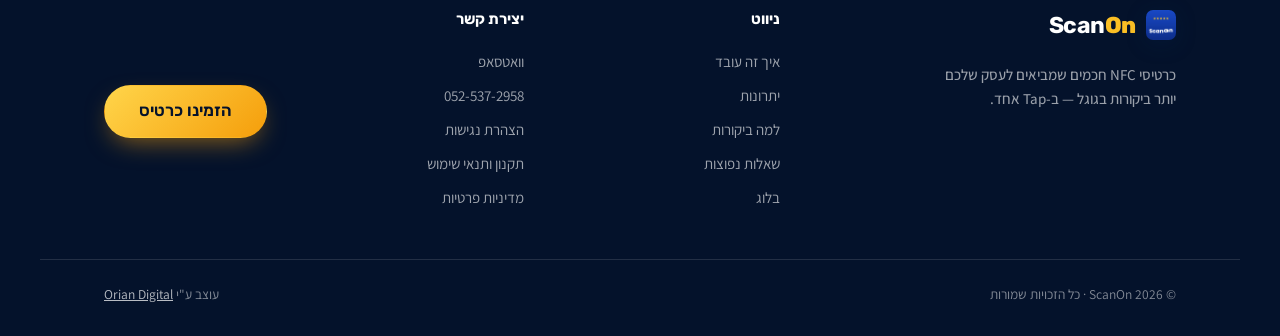
<file: blog-nfc-vs-qr-code.html>
<!doctype html>
<html lang="he" dir="rtl" class="no-js">
<head>
<meta charset="utf-8">
<meta name="viewport" content="width=device-width, initial-scale=1, viewport-fit=cover">
<title>כרטיס NFC מול קוד QR לביקורות גוגל — מה עדיף לעסק שלך? · ScanOn</title>
<meta name="description" content="השוואה מלאה בין כרטיס NFC לקוד QR לביקורות גוגל: מהירות שימוש, אחוזי המרה, עמידות, עלות ותאימות מכשירים — ומתי כדאי לשלב בין השתיים.">
<meta name="theme-color" content="#022658">
<meta name="robots" content="index,follow">
<link rel="canonical" href="https://scanon.online/blog-nfc-vs-qr-code.html">

<meta property="og:type" content="article">
<meta property="og:locale" content="he_IL">
<meta property="og:site_name" content="ScanOn">
<meta property="og:title" content="כרטיס NFC מול קוד QR לביקורות גוגל — מה עדיף לעסק שלך?">
<meta property="og:description" content="השוואה מלאה בין כרטיס NFC לקוד QR לביקורות גוגל, ומתי כדאי לשלב בין השתיים.">
<meta property="og:image" content="https://scanon.online/assets/img/card-blue.png">
<meta property="og:url" content="https://scanon.online/blog-nfc-vs-qr-code.html">
<meta name="twitter:card" content="summary_large_image">

<meta http-equiv="Content-Security-Policy" content="default-src 'self'; script-src 'self'; style-src 'self' 'unsafe-inline'; font-src 'self'; img-src 'self' data:; connect-src 'self'; base-uri 'self'; form-action 'self'; frame-ancestors 'self'; object-src 'none'">
<meta name="referrer" content="strict-origin-when-cross-origin">

  <!-- clickjacking guard: must run before paint -->
  <script src="assets/framebust.js?v=1"></script>
  <link rel="stylesheet" href="assets/fonts.css?v=1">
<link rel="stylesheet" href="assets/styles.css?v=9">
<link rel="icon" href="assets/img/logo.png" type="image/png">

<script type="application/ld+json">
{
  "@context":"https://schema.org",
  "@type":"Article",
  "headline":"כרטיס NFC מול קוד QR לביקורות גוגל — מה באמת עובד יותר טוב לעסק שלך?",
  "description":"השוואה מלאה בין כרטיס NFC לקוד QR לביקורות גוגל: מהירות שימוש, אחוזי המרה, עמידות, עלות ותאימות מכשירים.",
  "image":"https://scanon.online/assets/img/card-blue.png",
  "author":{"@type":"Organization","name":"ScanOn"},
  "publisher":{"@type":"Organization","name":"ScanOn","logo":{"@type":"ImageObject","url":"https://scanon.online/assets/img/logo.png"}},
  "datePublished":"2026-09-23",
  "dateModified":"2026-09-23",
  "mainEntityOfPage":"https://scanon.online/blog-nfc-vs-qr-code.html",
  "inLanguage":"he"
}
</script>
<script type="application/ld+json">
{
  "@context":"https://schema.org",
  "@type":"BreadcrumbList",
  "itemListElement":[
    {"@type":"ListItem","position":1,"name":"בית","item":"https://scanon.online/"},
    {"@type":"ListItem","position":2,"name":"בלוג","item":"https://scanon.online/blog.html"},
    {"@type":"ListItem","position":3,"name":"NFC מול QR לביקורות גוגל","item":"https://scanon.online/blog-nfc-vs-qr-code.html"}
  ]
}
</script>
<script type="application/ld+json">
{
  "@context":"https://schema.org",
  "@type":"FAQPage",
  "mainEntity":[
    {"@type":"Question","name":"מה יותר מהיר ללקוח, NFC או QR?","acceptedAnswer":{"@type":"Answer","text":"NFC מהיר יותר בפועל: הלקוח רק מקרב את הטלפון לכרטיס. קוד QR דורש פתיחת מצלמה, כיוון המסך וסריקה — כמה שניות נוספות שבהן חלק מהלקוחות מוותרים."}},
    {"@type":"Question","name":"האם כל טלפון תומך ב-NFC?","acceptedAnswer":{"@type":"Answer","text":"כמעט כל סמארטפון שנמכר בעשור האחרון תומך ב-NFC כברירת מחדל, כולל כל דגמי האייפון והרוב המכריע של מכשירי האנדרואיד."}},
    {"@type":"Question","name":"האם אפשר לשלב כרטיס NFC וגם קוד QR באותו עסק?","acceptedAnswer":{"@type":"Answer","text":"בהחלט, ומומלץ. כרטיס NFC על הדלפק ללקוח שנמצא פיזית בעסק, וקוד QR בשילוט או בחשבונית לתרחישים מרוחקים, נותנים כיסוי מלא לכל סוגי הלקוחות."}}
  ]
}
</script>
</head>
<body>
<a class="skip" href="#main">דלגו לתוכן</a>

<button class="a11y-btn" aria-label="פתיחת תפריט נגישות" aria-expanded="false" aria-controls="a11yPanel">
  <svg viewBox="0 0 24 24" width="22" height="22" aria-hidden="true"><circle cx="12" cy="4" r="2" fill="currentColor"/><path d="M12 7c-3 0-5 1-5 1M12 7c3 0 5 1 5 1M12 7v6m0 0l-2.5 5M12 13l2.5 5" stroke="currentColor" stroke-width="2" fill="none" stroke-linecap="round"/></svg>
</button>
<div class="a11y-panel" id="a11yPanel" role="dialog" aria-label="הגדרות נגישות" aria-hidden="true">
  <h2 class="a11y-title">נגישות</h2>
  <div class="a11y-row"><span>ניגודיות גבוהה</span><div class="a11y-seg" role="group" aria-label="ניגודיות"><button class="a11y-chip" data-key="contrast" data-val="normal" aria-pressed="true">רגילה</button><button class="a11y-chip" data-key="contrast" data-val="high" aria-pressed="false">גבוהה</button></div></div>
  <div class="a11y-row"><span>גודל טקסט</span><div class="a11y-seg" role="group" aria-label="גודל טקסט"><button class="a11y-chip" data-key="text" data-val="normal" aria-pressed="true">רגיל</button><button class="a11y-chip" data-key="text" data-val="large" aria-pressed="false">גדול</button></div></div>
  <div class="a11y-row"><span>הדגשת קישורים</span><div class="a11y-seg" role="group" aria-label="הדגשת קישורים"><button class="a11y-chip" data-key="links" data-val="off" aria-pressed="true">כבוי</button><button class="a11y-chip" data-key="links" data-val="on" aria-pressed="false">דלוק</button></div></div>
  <div class="a11y-row"><span>עצירת אנימציות</span><div class="a11y-seg" role="group" aria-label="עצירת אנימציות"><button class="a11y-chip" data-key="motion" data-val="on" aria-pressed="true">דלוקות</button><button class="a11y-chip" data-key="motion" data-val="off" aria-pressed="false">עצורות</button></div></div>
  <button class="a11y-reset">איפוס הגדרות</button>
  <a class="a11y-statement" href="accessibility.html">הצהרת נגישות</a>
</div>

<header class="nav" id="nav">
  <div class="shell nav__in">
    <a class="brand" href="index.html" aria-label="ScanOn — לדף הבית">
      <span class="brand__mark" aria-hidden="true"><img src="assets/img/logo.png" alt="" width="30" height="30" style="border-radius:7px;display:block"></span>
      <span class="brand__name">Scan<b>On</b></span>
    </a>
    <nav class="nav__links" aria-label="ניווט ראשי">
      <a href="index.html#how">איך זה עובד</a>
      <a href="index.html#benefits">יתרונות</a>
      <a href="index.html#why">למה ביקורות</a>
      <a href="index.html#faq">שאלות נפוצות</a>
      <a href="blog.html">בלוג</a>
    </nav>
    <a class="btn btn--nav" href="index.html#shop">הזמנת כרטיס</a>
    <button class="nav__burger" aria-label="פתיחת תפריט" aria-expanded="false" aria-controls="drawer"><span></span><span></span></button>
  </div>
</header>

<div class="drawer" id="drawer" aria-hidden="true">
  <nav class="drawer__links" aria-label="ניווט נייד">
    <a href="index.html#how">איך זה עובד</a>
    <a href="index.html#benefits">יתרונות</a>
    <a href="index.html#why">למה ביקורות</a>
    <a href="index.html#faq">שאלות נפוצות</a>
    <a href="blog.html">בלוג</a>
    <a class="btn btn--gold btn--lg" href="index.html#shop">הזמנת כרטיס</a>
  </nav>
</div>

<main id="main" class="legal"><article class="shell legal__wrap article__wrap">
  <a href="blog.html" class="back-home"><svg viewBox="0 0 14 14" fill="none" stroke="currentColor" stroke-width="1.7" aria-hidden="true"><path d="M1 7h12M7 1 1 7l6 6"/></svg><span>חזרה לבלוג</span></a>

  <span class="article__tag">השוואה</span>
  <h1>כרטיס NFC מול קוד QR לביקורות גוגל — מה באמת עובד יותר טוב לעסק שלך?</h1>
  <div class="article__meta"><span>עודכן: 23 בספטמבר 2026</span><span>·</span><span>קריאה של כ-7 דקות</span></div>

  <p class="article__lede">שתי הטכנולוגיות עושות בערך את אותו הדבר — מפנות את הלקוח לעמוד הביקורות שלכם בגוגל — אבל ההבדלים בחוויית השימוש משפיעים ישירות על כמה ביקורות תקבלו בפועל. הנה השוואה מלאה כדי שתדעו מה הכי מתאים לעסק שלכם.</p>

  <nav class="article__toc" aria-label="תוכן העניינים">
    <h3>בפוסט הזה</h3>
    <ol>
      <li><a href="#basics">שתי הטכנולוגיות בקצרה</a></li>
      <li><a href="#compare">השוואה נקודה מול נקודה</a></li>
      <li><a href="#qr-wins">מתי QR עדיין עדיף</a></li>
      <li><a href="#nfc-wins">מתי NFC מנצח</a></li>
      <li><a href="#combo">השילוב המנצח</a></li>
      <li><a href="#faq">שאלות נפוצות</a></li>
    </ol>
  </nav>

  <h2 id="basics">שתי הטכנולוגיות בקצרה</h2>
  <p><strong>כרטיס NFC</strong> הוא כרטיס עם שבב אלחוטי פסיבי — מקרבים אליו את הטלפון והדפדפן נפתח אוטומטית בעמוד הביקורות. הרחבנו על זה במדריך <a href="blog-what-is-nfc-review-card.html">מה זה כרטיס NFC לביקורות גוגל</a>. <strong>קוד QR</strong> הוא ברקוד מרובע שהטלפון סורק דרך המצלמה, ומפנה גם הוא לכתובת אינטרנט מוגדרת מראש — במקרה הזה עמוד הביקורות.</p>

  <h2 id="compare">השוואה נקודה מול נקודה</h2>
  <ul>
    <li><strong>מהירות שימוש:</strong> NFC — קירוב בלבד, שנייה או שתיים. QR — צריך לפתוח מצלמה, לכוון ולחכות לזיהוי.</li>
    <li><strong>אחוזי היענות:</strong> NFC נוטה להניב יותר ביקורות בפועל כי יש פחות חיכוך בדרך לפעולה.</li>
    <li><strong>עמידות פיזית:</strong> קוד QR שרוט או מלוכלך עלול להפוך לבלתי קריא. שבב NFC ממשיך לעבוד גם אם המדבקה או הכרטיס קצת פגומים חיצונית.</li>
    <li><strong>תאימות מכשירים:</strong> כמעט כל טלפון תומך היום גם ב-NFC וגם בסריקת QR מובנית במצלמה — יתרון דומה לשני הצדדים.</li>
    <li><strong>חוויית משתמש ו"וואו":</strong> כרטיס NFC מרגיש מתקדם וטכנולוגי יותר, ולעיתים קרובות סקרנות הלקוחות כלפי הכרטיס עצמו מגבירה שימוש.</li>
    <li><strong>גמישות תוכן:</strong> קוד QR קל לשינוי (מדפיסים חדש), בעוד כרטיס NFC לרוב מתוכנת פעם אחת ליעד קבוע — יתרון ל-QR בתרחישים שבהם היעד משתנה לעיתים קרובות.</li>
  </ul>

  <div class="article__cta">
    <div>
      <h3>רוצים לנסות בעצמכם?</h3>
      <p>כרטיס NFC מתוכנת ומוכן, ישר לעמוד הביקורות של העסק שלכם בגוגל.</p>
    </div>
    <a class="btn btn--gold btn--lg" data-wa data-wa-msg="היי, ראיתי את הבלוג ואשמח לפרטים על כרטיס ScanOn לעסק שלי 🙂">דברו איתנו בוואטסאפ</a>
  </div>

  <h2 id="qr-wins">מתי QR עדיין עדיף</h2>
  <p>קוד QR מתאים במיוחד לתוכן שמשתנה בתדירות — תפריטים דיגיטליים, מבצעים עונתיים, או חומרים שצריך לעדכן לעיתים קרובות. הוא גם זול וקל להדפסה עצמאית על כל משטח, כולל חשבוניות ופליירים חד-פעמיים.</p>

  <h2 id="nfc-wins">מתי NFC מנצח</h2>
  <p>לפעולה חד-פעמית וקבועה — בדיוק כמו הפניה לעמוד ביקורות — NFC הוא הבחירה החכמה. אין צורך בעדכון תדיר, החוויה מהירה ומרשימה יותר, וההיעדר של שלב "פתיחת מצלמה" מייצר פחות נטישה בדרך. זה גם החומר הפיזי היחיד שאפשר לעצב ככרטיס בעל נפח ומראה פרימיום שמתאים לדלפק של כל עסק.</p>

  <h2 id="combo">השילוב המנצח</h2>
  <p>הפתרון הכי חכם הוא בדרך כלל לא "או-או" אלא שילוב: כרטיס NFC על הדלפק או השולחן ללקוח שנמצא פיזית בעסק, וקוד QR משלים בשילוט, בחשבונית או בהודעת המעקב לתרחישים מרוחקים. כך אתם מכסים גם לקוחות שלא הבחינו בכרטיס וגם כאלה שנוח להם יותר לסרוק.</p>

  <h2 id="faq">שאלות נפוצות</h2>
  <div class="article__faq">
    <details class="faq__item"><summary>מה יותר מהיר ללקוח, NFC או QR?<span class="faq__x" aria-hidden="true"></span></summary><div class="faq__a"><p>NFC מהיר יותר בפועל: הלקוח רק מקרב את הטלפון לכרטיס. קוד QR דורש פתיחת מצלמה, כיוון המסך וסריקה — כמה שניות נוספות שבהן חלק מהלקוחות מוותרים.</p></div></details>
    <details class="faq__item"><summary>האם כל טלפון תומך ב-NFC?<span class="faq__x" aria-hidden="true"></span></summary><div class="faq__a"><p>כמעט כל סמארטפון שנמכר בעשור האחרון תומך ב-NFC כברירת מחדל, כולל כל דגמי האייפון והרוב המכריע של מכשירי האנדרואיד.</p></div></details>
    <details class="faq__item"><summary>האם אפשר לשלב כרטיס NFC וגם קוד QR באותו עסק?<span class="faq__x" aria-hidden="true"></span></summary><div class="faq__a"><p>בהחלט, ומומלץ. כרטיס NFC על הדלפק ללקוח שנמצא פיזית בעסק, וקוד QR בשילוט או בחשבונית לתרחישים מרוחקים, נותנים כיסוי מלא לכל סוגי הלקוחות.</p></div></details>
  </div>

  <div class="article__more">
    <a class="post-card" href="blog-what-is-nfc-review-card.html">
      <span class="post-card__tag">מדריך יסודות</span>
      <h2>מה זה כרטיס NFC לביקורות גוגל? המדריך המלא לעסקים</h2>
    </a>
    <a class="post-card" href="blog-more-google-reviews-guide.html">
      <span class="post-card__tag">מדריך שיווקי</span>
      <h2>איך מקבלים יותר ביקורות חמש כוכבים בגוגל: 7 שיטות שעובדות</h2>
    </a>
  </div>

  <div class="article__nav"><a href="blog.html">← כל הפוסטים בבלוג</a></div>
</article></main>

<footer class="foot">
  <div class="shell foot__in">
    <div class="foot__brand">
      <a class="brand brand--light" href="index.html" aria-label="ScanOn">
        <span class="brand__mark" aria-hidden="true"><img src="assets/img/logo.png" alt="" width="30" height="30" style="border-radius:7px;display:block"></span>
        <span class="brand__name">Scan<b>On</b></span>
      </a>
      <p>כרטיסי NFC חכמים שמביאים לעסק שלכם יותר ביקורות בגוגל — ב-Tap אחד.</p>
    </div>
    <nav class="foot__col" aria-label="קישורים">
      <h4>ניווט</h4>
      <a href="index.html#how">איך זה עובד</a>
      <a href="index.html#benefits">יתרונות</a>
      <a href="index.html#why">למה ביקורות</a>
      <a href="index.html#faq">שאלות נפוצות</a>
      <a href="blog.html">בלוג</a>
    </nav>
    <div class="foot__col">
      <h4>יצירת קשר</h4>
      <a data-wa data-wa-msg="היי, אשמח לפרטים על כרטיס ScanOn 🙂">וואטסאפ</a>
      <a href="tel:+972525372958">052-537-2958</a>
      <a href="accessibility.html">הצהרת נגישות</a>
      <a href="terms.html">תקנון ותנאי שימוש</a>
      <a href="privacy.html">מדיניות פרטיות</a>
    </div>
    <a class="btn btn--gold btn--lg foot__cta magnetic" href="index.html#shop">הזמינו כרטיס</a>
  </div>
  <div class="shell foot__base">
    <span>© <span data-year>2026</span> ScanOn · כל הזכויות שמורות</span>
    <span>עוצב ע"י <a href="https://wa.me/972525372958" target="_blank" rel="noopener">Orian Digital</a></span>
  </div>
</footer>

<a class="mcta" href="index.html#shop" aria-hidden="true" tabindex="-1">
  <svg viewBox="0 0 24 24" width="20" height="20" aria-hidden="true"><path d="M6 7h12l-1 13H7L6 7z" stroke="currentColor" stroke-width="1.9" fill="none" stroke-linejoin="round"/><path d="M9 9V6a3 3 0 0 1 6 0v3" stroke="currentColor" stroke-width="1.9" fill="none" stroke-linecap="round"/></svg>
  <span class="mcta__t">לרכישת כרטיס · ₪200</span>
</a>

<script src="assets/vendor/gsap.min.js"></script>
<script src="assets/vendor/ScrollTrigger.min.js"></script>
<script src="assets/vendor/SplitText.min.js"></script>
<script src="assets/vendor/lenis.min.js"></script>
<script src="assets/app.js?v=6"></script>
</body>
</html>
</file>
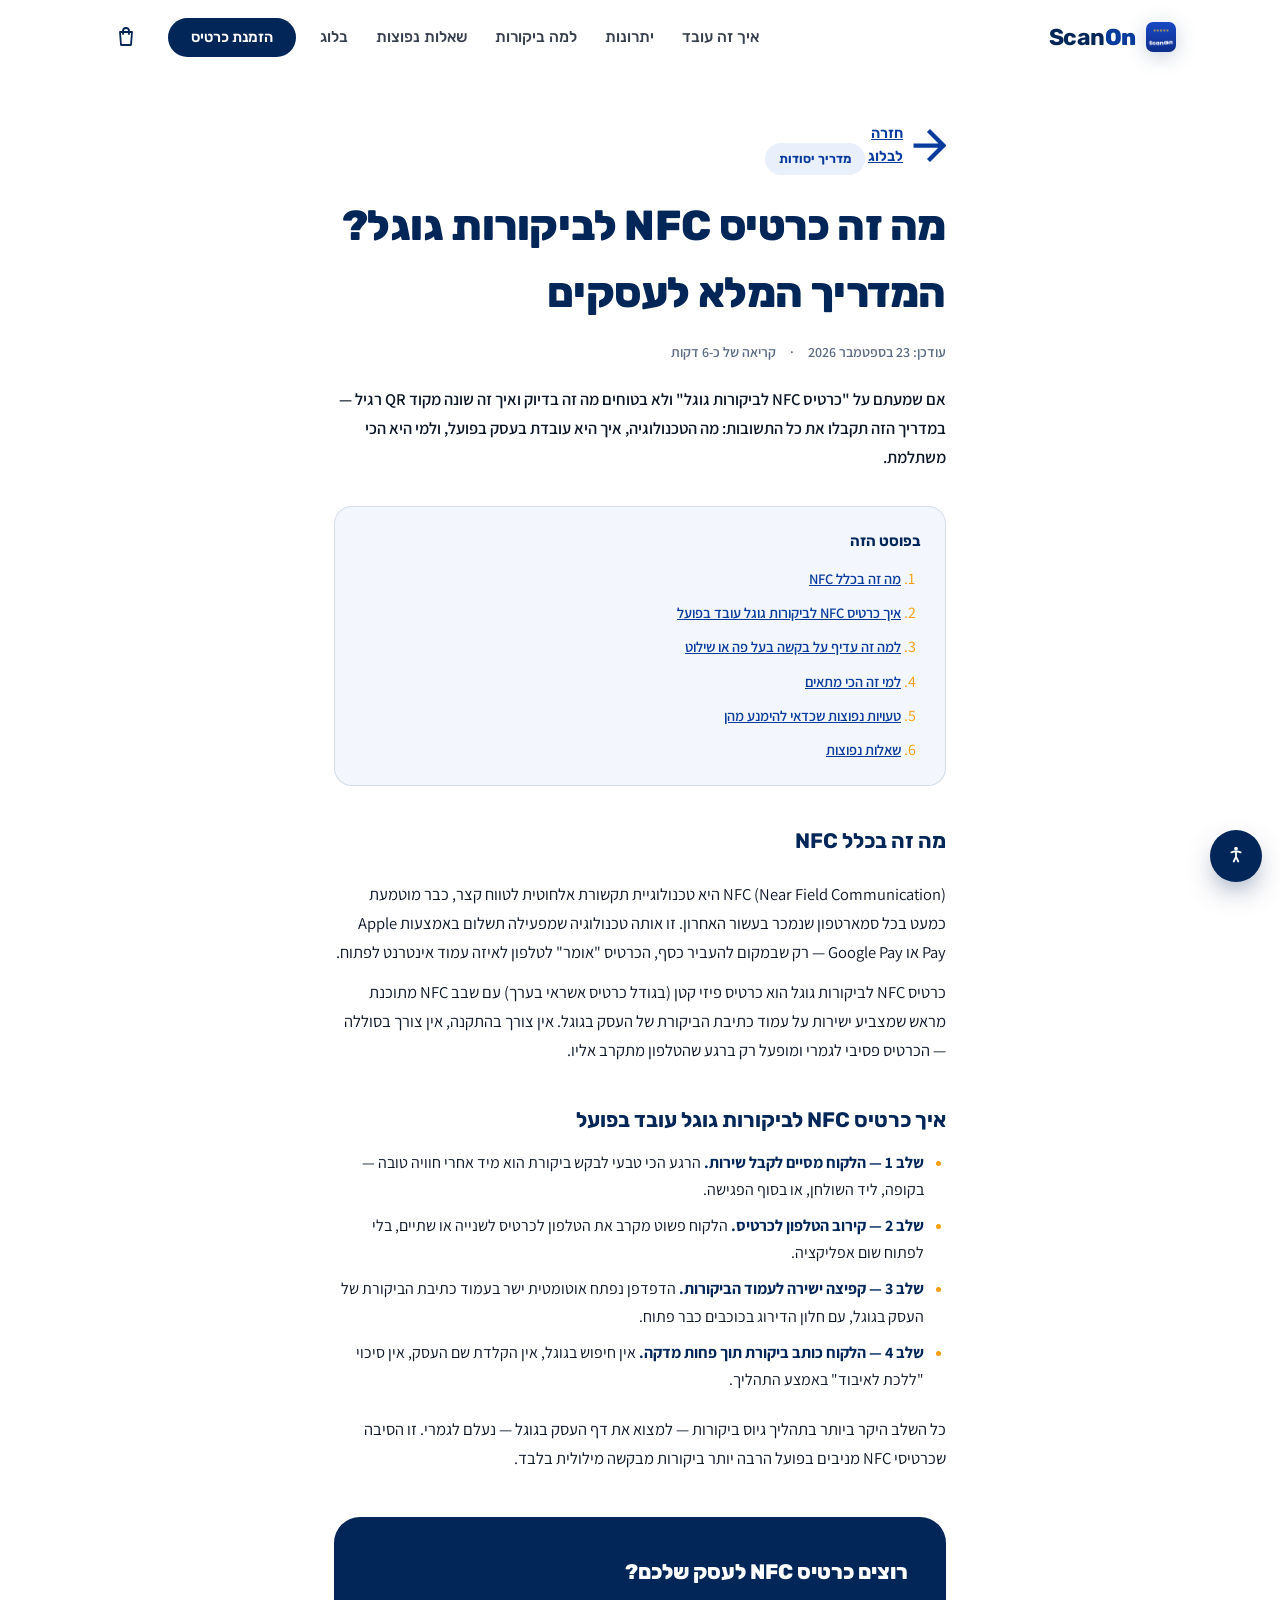
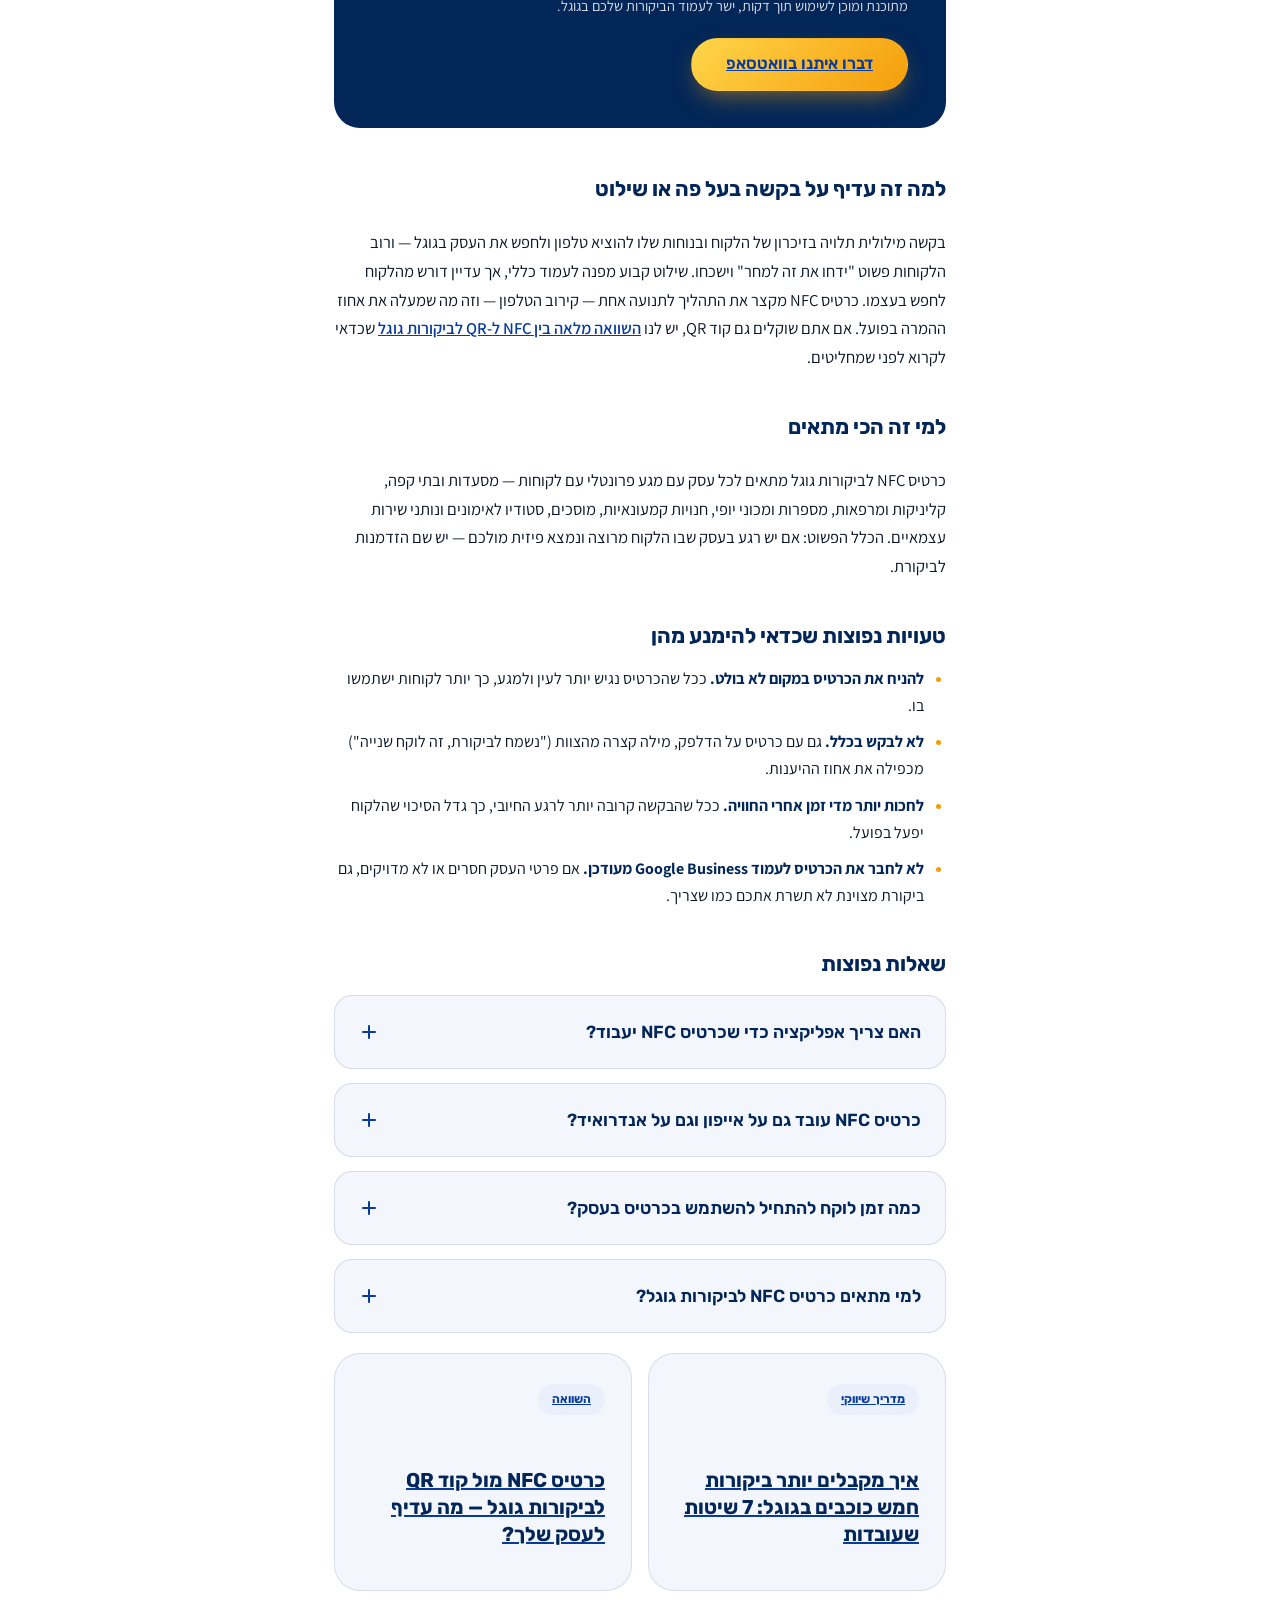
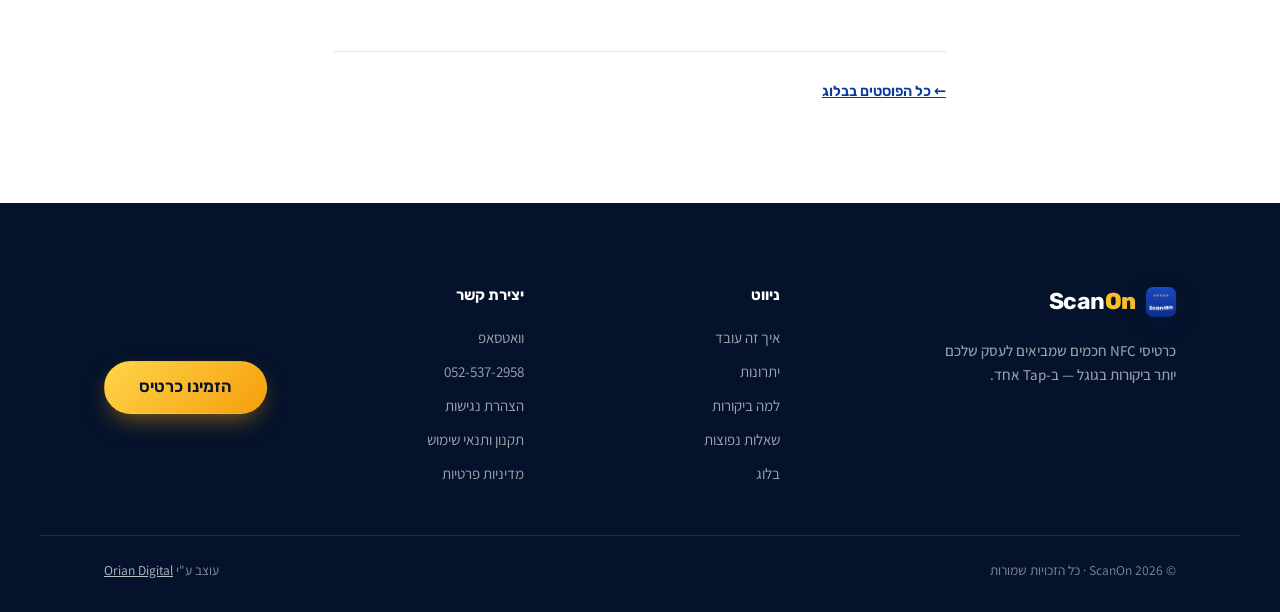
<file: blog-what-is-nfc-review-card.html>
<!doctype html>
<html lang="he" dir="rtl" class="no-js">
<head>
<meta charset="utf-8">
<meta name="viewport" content="width=device-width, initial-scale=1, viewport-fit=cover">
<title>מה זה כרטיס NFC לביקורות גוגל? המדריך המלא לעסקים (2026) · ScanOn</title>
<meta name="description" content="כרטיס NFC לביקורות גוגל בהסבר מלא: איך הטכנולוגיה עובדת, למי היא מתאימה, איך מתקינים אותה נכון בעסק, וטעויות נפוצות שכדאי להימנע מהן.">
<meta name="theme-color" content="#022658">
<meta name="robots" content="index,follow">
<link rel="canonical" href="https://scanon.online/blog-what-is-nfc-review-card.html">

<meta property="og:type" content="article">
<meta property="og:locale" content="he_IL">
<meta property="og:site_name" content="ScanOn">
<meta property="og:title" content="מה זה כרטיס NFC לביקורות גוגל? המדריך המלא לעסקים">
<meta property="og:description" content="איך כרטיס NFC לביקורות גוגל עובד בפועל, למי הוא מתאים, ואיך מתקינים אותו נכון בעסק.">
<meta property="og:image" content="https://scanon.online/assets/img/card-blue.png">
<meta property="og:url" content="https://scanon.online/blog-what-is-nfc-review-card.html">
<meta name="twitter:card" content="summary_large_image">

<meta http-equiv="Content-Security-Policy" content="default-src 'self'; script-src 'self'; style-src 'self' 'unsafe-inline'; font-src 'self'; img-src 'self' data:; connect-src 'self'; base-uri 'self'; form-action 'self'; frame-ancestors 'self'; object-src 'none'">
<meta name="referrer" content="strict-origin-when-cross-origin">

  <!-- clickjacking guard: must run before paint -->
  <script src="assets/framebust.js?v=1"></script>
  <link rel="stylesheet" href="assets/fonts.css?v=1">
<link rel="stylesheet" href="assets/styles.css?v=9">
<link rel="icon" href="assets/img/logo.png" type="image/png">

<script type="application/ld+json">
{
  "@context":"https://schema.org",
  "@type":"Article",
  "headline":"מה זה כרטיס NFC לביקורות גוגל? המדריך המלא לעסקים",
  "description":"כרטיס NFC לביקורות גוגל בהסבר מלא: איך הטכנולוגיה עובדת, למי היא מתאימה, ואיך מתקינים אותה נכון בעסק.",
  "image":"https://scanon.online/assets/img/card-blue.png",
  "author":{"@type":"Organization","name":"ScanOn"},
  "publisher":{"@type":"Organization","name":"ScanOn","logo":{"@type":"ImageObject","url":"https://scanon.online/assets/img/logo.png"}},
  "datePublished":"2026-09-23",
  "dateModified":"2026-09-23",
  "mainEntityOfPage":"https://scanon.online/blog-what-is-nfc-review-card.html",
  "inLanguage":"he"
}
</script>
<script type="application/ld+json">
{
  "@context":"https://schema.org",
  "@type":"BreadcrumbList",
  "itemListElement":[
    {"@type":"ListItem","position":1,"name":"בית","item":"https://scanon.online/"},
    {"@type":"ListItem","position":2,"name":"בלוג","item":"https://scanon.online/blog.html"},
    {"@type":"ListItem","position":3,"name":"מה זה כרטיס NFC לביקורות גוגל","item":"https://scanon.online/blog-what-is-nfc-review-card.html"}
  ]
}
</script>
<script type="application/ld+json">
{
  "@context":"https://schema.org",
  "@type":"FAQPage",
  "mainEntity":[
    {"@type":"Question","name":"האם צריך אפליקציה כדי שכרטיס NFC יעבוד?","acceptedAnswer":{"@type":"Answer","text":"לא. טכנולוגיית ה-NFC מובנית כבר בכל טלפון מודרני. הלקוח מקרב את המכשיר לכרטיס ועמוד הביקורות נפתח אוטומטית, בלי להתקין שום דבר."}},
    {"@type":"Question","name":"כרטיס NFC עובד גם על אייפון וגם על אנדרואיד?","acceptedAnswer":{"@type":"Answer","text":"כן, הכרטיס עובד על הרוב המוחלט של הטלפונים מהשנים האחרונות. באייפון הקריאה אוטומטית לחלוטין, ובאנדרואיד לרוב מספיק להקריב את המכשיר עם המסך דלוק."}},
    {"@type":"Question","name":"כמה זמן לוקח להתחיל להשתמש בכרטיס בעסק?","acceptedAnswer":{"@type":"Answer","text":"ההגדרה לוקחת דקות ספורות. הכרטיס מגיע מתוכנת וממוקד לעמוד הביקורות של העסק, כך שאפשר להניח אותו על הדלפק ולהתחיל לצבור ביקורות כבר מהלקוח הבא."}},
    {"@type":"Question","name":"למי מתאים כרטיס NFC לביקורות גוגל?","acceptedAnswer":{"@type":"Answer","text":"לכל עסק עם לקוחות פרונטליים — מסעדות, קליניקות, מספרות, מכוני יופי, חנויות, מוסכים ונותני שירות. בכל מקום שבו יש רגע טבעי לבקש ביקורת, הכרטיס מקצר את הדרך אליה."}}
  ]
}
</script>
</head>
<body>
<a class="skip" href="#main">דלגו לתוכן</a>

<button class="a11y-btn" aria-label="פתיחת תפריט נגישות" aria-expanded="false" aria-controls="a11yPanel">
  <svg viewBox="0 0 24 24" width="22" height="22" aria-hidden="true"><circle cx="12" cy="4" r="2" fill="currentColor"/><path d="M12 7c-3 0-5 1-5 1M12 7c3 0 5 1 5 1M12 7v6m0 0l-2.5 5M12 13l2.5 5" stroke="currentColor" stroke-width="2" fill="none" stroke-linecap="round"/></svg>
</button>
<div class="a11y-panel" id="a11yPanel" role="dialog" aria-label="הגדרות נגישות" aria-hidden="true">
  <h2 class="a11y-title">נגישות</h2>
  <div class="a11y-row"><span>ניגודיות גבוהה</span><div class="a11y-seg" role="group" aria-label="ניגודיות"><button class="a11y-chip" data-key="contrast" data-val="normal" aria-pressed="true">רגילה</button><button class="a11y-chip" data-key="contrast" data-val="high" aria-pressed="false">גבוהה</button></div></div>
  <div class="a11y-row"><span>גודל טקסט</span><div class="a11y-seg" role="group" aria-label="גודל טקסט"><button class="a11y-chip" data-key="text" data-val="normal" aria-pressed="true">רגיל</button><button class="a11y-chip" data-key="text" data-val="large" aria-pressed="false">גדול</button></div></div>
  <div class="a11y-row"><span>הדגשת קישורים</span><div class="a11y-seg" role="group" aria-label="הדגשת קישורים"><button class="a11y-chip" data-key="links" data-val="off" aria-pressed="true">כבוי</button><button class="a11y-chip" data-key="links" data-val="on" aria-pressed="false">דלוק</button></div></div>
  <div class="a11y-row"><span>עצירת אנימציות</span><div class="a11y-seg" role="group" aria-label="עצירת אנימציות"><button class="a11y-chip" data-key="motion" data-val="on" aria-pressed="true">דלוקות</button><button class="a11y-chip" data-key="motion" data-val="off" aria-pressed="false">עצורות</button></div></div>
  <button class="a11y-reset">איפוס הגדרות</button>
  <a class="a11y-statement" href="accessibility.html">הצהרת נגישות</a>
</div>

<header class="nav" id="nav">
  <div class="shell nav__in">
    <a class="brand" href="index.html" aria-label="ScanOn — לדף הבית">
      <span class="brand__mark" aria-hidden="true"><img src="assets/img/logo.png" alt="" width="30" height="30" style="border-radius:7px;display:block"></span>
      <span class="brand__name">Scan<b>On</b></span>
    </a>
    <nav class="nav__links" aria-label="ניווט ראשי">
      <a href="index.html#how">איך זה עובד</a>
      <a href="index.html#benefits">יתרונות</a>
      <a href="index.html#why">למה ביקורות</a>
      <a href="index.html#faq">שאלות נפוצות</a>
      <a href="blog.html">בלוג</a>
    </nav>
    <a class="btn btn--nav" href="index.html#shop">הזמנת כרטיס</a>
    <button class="nav__burger" aria-label="פתיחת תפריט" aria-expanded="false" aria-controls="drawer"><span></span><span></span></button>
  </div>
</header>

<div class="drawer" id="drawer" aria-hidden="true">
  <nav class="drawer__links" aria-label="ניווט נייד">
    <a href="index.html#how">איך זה עובד</a>
    <a href="index.html#benefits">יתרונות</a>
    <a href="index.html#why">למה ביקורות</a>
    <a href="index.html#faq">שאלות נפוצות</a>
    <a href="blog.html">בלוג</a>
    <a class="btn btn--gold btn--lg" href="index.html#shop">הזמנת כרטיס</a>
  </nav>
</div>

<main id="main" class="legal"><article class="shell legal__wrap article__wrap">
  <a href="blog.html" class="back-home"><svg viewBox="0 0 14 14" fill="none" stroke="currentColor" stroke-width="1.7" aria-hidden="true"><path d="M1 7h12M7 1 1 7l6 6"/></svg><span>חזרה לבלוג</span></a>

  <span class="article__tag">מדריך יסודות</span>
  <h1>מה זה כרטיס NFC לביקורות גוגל? המדריך המלא לעסקים</h1>
  <div class="article__meta"><span>עודכן: 23 בספטמבר 2026</span><span>·</span><span>קריאה של כ-6 דקות</span></div>

  <p class="article__lede">אם שמעתם על "כרטיס NFC לביקורות גוגל" ולא בטוחים מה זה בדיוק ואיך זה שונה מקוד QR רגיל — במדריך הזה תקבלו את כל התשובות: מה הטכנולוגיה, איך היא עובדת בעסק בפועל, ולמי היא הכי משתלמת.</p>

  <nav class="article__toc" aria-label="תוכן העניינים">
    <h3>בפוסט הזה</h3>
    <ol>
      <li><a href="#tech">מה זה בכלל NFC</a></li>
      <li><a href="#how">איך כרטיס NFC לביקורות גוגל עובד בפועל</a></li>
      <li><a href="#why-better">למה זה עדיף על בקשה בעל פה או שילוט</a></li>
      <li><a href="#who">למי זה הכי מתאים</a></li>
      <li><a href="#mistakes">טעויות נפוצות שכדאי להימנע מהן</a></li>
      <li><a href="#faq">שאלות נפוצות</a></li>
    </ol>
  </nav>

  <h2 id="tech">מה זה בכלל NFC</h2>
  <p>NFC (Near Field Communication) היא טכנולוגיית תקשורת אלחוטית לטווח קצר, כבר מוטמעת כמעט בכל סמארטפון שנמכר בעשור האחרון. זו אותה טכנולוגיה שמפעילה תשלום באמצעות Apple Pay או Google Pay — רק שבמקום להעביר כסף, הכרטיס "אומר" לטלפון לאיזה עמוד אינטרנט לפתוח.</p>
  <p>כרטיס NFC לביקורות גוגל הוא כרטיס פיזי קטן (בגודל כרטיס אשראי בערך) עם שבב NFC מתוכנת מראש שמצביע ישירות על עמוד כתיבת הביקורת של העסק בגוגל. אין צורך בהתקנה, אין צורך בסוללה — הכרטיס פסיבי לגמרי ומופעל רק ברגע שהטלפון מתקרב אליו.</p>

  <h2 id="how">איך כרטיס NFC לביקורות גוגל עובד בפועל</h2>
  <ul>
    <li><strong>שלב 1 — הלקוח מסיים לקבל שירות.</strong> הרגע הכי טבעי לבקש ביקורת הוא מיד אחרי חוויה טובה — בקופה, ליד השולחן, או בסוף הפגישה.</li>
    <li><strong>שלב 2 — קירוב הטלפון לכרטיס.</strong> הלקוח פשוט מקרב את הטלפון לכרטיס לשנייה או שתיים, בלי לפתוח שום אפליקציה.</li>
    <li><strong>שלב 3 — קפיצה ישירה לעמוד הביקורות.</strong> הדפדפן נפתח אוטומטית ישר בעמוד כתיבת הביקורת של העסק בגוגל, עם חלון הדירוג בכוכבים כבר פתוח.</li>
    <li><strong>שלב 4 — הלקוח כותב ביקורת תוך פחות מדקה.</strong> אין חיפוש בגוגל, אין הקלדת שם העסק, אין סיכוי "ללכת לאיבוד" באמצע התהליך.</li>
  </ul>
  <p>כל השלב היקר ביותר בתהליך גיוס ביקורות — למצוא את דף העסק בגוגל — נעלם לגמרי. זו הסיבה שכרטיסי NFC מניבים בפועל הרבה יותר ביקורות מבקשה מילולית בלבד.</p>

  <div class="article__cta">
    <div>
      <h3>רוצים כרטיס NFC לעסק שלכם?</h3>
      <p>מתוכנת ומוכן לשימוש תוך דקות, ישר לעמוד הביקורות שלכם בגוגל.</p>
    </div>
    <a class="btn btn--gold btn--lg" data-wa data-wa-msg="היי, ראיתי את הבלוג ואשמח לפרטים על כרטיס ScanOn לעסק שלי 🙂">דברו איתנו בוואטסאפ</a>
  </div>

  <h2 id="why-better">למה זה עדיף על בקשה בעל פה או שילוט</h2>
  <p>בקשה מילולית תלויה בזיכרון של הלקוח ובנוחות שלו להוציא טלפון ולחפש את העסק בגוגל — ורוב הלקוחות פשוט "ידחו את זה למחר" וישכחו. שילוט קבוע מפנה לעמוד כללי, אך עדיין דורש מהלקוח לחפש בעצמו. כרטיס NFC מקצר את התהליך לתנועה אחת — קירוב הטלפון — וזה מה שמעלה את אחוז ההמרה בפועל. אם אתם שוקלים גם קוד QR, יש לנו <a href="blog-nfc-vs-qr-code.html">השוואה מלאה בין NFC ל-QR לביקורות גוגל</a> שכדאי לקרוא לפני שמחליטים.</p>

  <h2 id="who">למי זה הכי מתאים</h2>
  <p>כרטיס NFC לביקורות גוגל מתאים לכל עסק עם מגע פרונטלי עם לקוחות — מסעדות ובתי קפה, קליניקות ומרפאות, מספרות ומכוני יופי, חנויות קמעונאיות, מוסכים, סטודיו לאימונים ונותני שירות עצמאיים. הכלל הפשוט: אם יש רגע בעסק שבו הלקוח מרוצה ונמצא פיזית מולכם — יש שם הזדמנות לביקורת.</p>

  <h2 id="mistakes">טעויות נפוצות שכדאי להימנע מהן</h2>
  <ul>
    <li><strong>להניח את הכרטיס במקום לא בולט.</strong> ככל שהכרטיס נגיש יותר לעין ולמגע, כך יותר לקוחות ישתמשו בו.</li>
    <li><strong>לא לבקש בכלל.</strong> גם עם כרטיס על הדלפק, מילה קצרה מהצוות ("נשמח לביקורת, זה לוקח שנייה") מכפילה את אחוז ההיענות.</li>
    <li><strong>לחכות יותר מדי זמן אחרי החוויה.</strong> ככל שהבקשה קרובה יותר לרגע החיובי, כך גדל הסיכוי שהלקוח יפעל בפועל.</li>
    <li><strong>לא לחבר את הכרטיס לעמוד Google Business מעודכן.</strong> אם פרטי העסק חסרים או לא מדויקים, גם ביקורת מצוינת לא תשרת אתכם כמו שצריך.</li>
  </ul>

  <h2 id="faq">שאלות נפוצות</h2>
  <div class="article__faq">
    <details class="faq__item"><summary>האם צריך אפליקציה כדי שכרטיס NFC יעבוד?<span class="faq__x" aria-hidden="true"></span></summary><div class="faq__a"><p>לא. טכנולוגיית ה-NFC מובנית כבר בכל טלפון מודרני. הלקוח מקרב את המכשיר לכרטיס ועמוד הביקורות נפתח אוטומטית, בלי להתקין שום דבר.</p></div></details>
    <details class="faq__item"><summary>כרטיס NFC עובד גם על אייפון וגם על אנדרואיד?<span class="faq__x" aria-hidden="true"></span></summary><div class="faq__a"><p>כן, הכרטיס עובד על הרוב המוחלט של הטלפונים מהשנים האחרונות. באייפון הקריאה אוטומטית לחלוטין, ובאנדרואיד לרוב מספיק להקריב את המכשיר עם המסך דלוק.</p></div></details>
    <details class="faq__item"><summary>כמה זמן לוקח להתחיל להשתמש בכרטיס בעסק?<span class="faq__x" aria-hidden="true"></span></summary><div class="faq__a"><p>ההגדרה לוקחת דקות ספורות. הכרטיס מגיע מתוכנת וממוקד לעמוד הביקורות של העסק, כך שאפשר להניח אותו על הדלפק ולהתחיל לצבור ביקורות כבר מהלקוח הבא.</p></div></details>
    <details class="faq__item"><summary>למי מתאים כרטיס NFC לביקורות גוגל?<span class="faq__x" aria-hidden="true"></span></summary><div class="faq__a"><p>לכל עסק עם לקוחות פרונטליים — מסעדות, קליניקות, מספרות, מכוני יופי, חנויות, מוסכים ונותני שירות. בכל מקום שבו יש רגע טבעי לבקש ביקורת, הכרטיס מקצר את הדרך אליה.</p></div></details>
  </div>

  <div class="article__more">
    <a class="post-card" href="blog-more-google-reviews-guide.html">
      <span class="post-card__tag">מדריך שיווקי</span>
      <h2>איך מקבלים יותר ביקורות חמש כוכבים בגוגל: 7 שיטות שעובדות</h2>
    </a>
    <a class="post-card" href="blog-nfc-vs-qr-code.html">
      <span class="post-card__tag">השוואה</span>
      <h2>כרטיס NFC מול קוד QR לביקורות גוגל — מה עדיף לעסק שלך?</h2>
    </a>
  </div>

  <div class="article__nav"><a href="blog.html">← כל הפוסטים בבלוג</a></div>
</article></main>

<footer class="foot">
  <div class="shell foot__in">
    <div class="foot__brand">
      <a class="brand brand--light" href="index.html" aria-label="ScanOn">
        <span class="brand__mark" aria-hidden="true"><img src="assets/img/logo.png" alt="" width="30" height="30" style="border-radius:7px;display:block"></span>
        <span class="brand__name">Scan<b>On</b></span>
      </a>
      <p>כרטיסי NFC חכמים שמביאים לעסק שלכם יותר ביקורות בגוגל — ב-Tap אחד.</p>
    </div>
    <nav class="foot__col" aria-label="קישורים">
      <h4>ניווט</h4>
      <a href="index.html#how">איך זה עובד</a>
      <a href="index.html#benefits">יתרונות</a>
      <a href="index.html#why">למה ביקורות</a>
      <a href="index.html#faq">שאלות נפוצות</a>
      <a href="blog.html">בלוג</a>
    </nav>
    <div class="foot__col">
      <h4>יצירת קשר</h4>
      <a data-wa data-wa-msg="היי, אשמח לפרטים על כרטיס ScanOn 🙂">וואטסאפ</a>
      <a href="tel:+972525372958">052-537-2958</a>
      <a href="accessibility.html">הצהרת נגישות</a>
      <a href="terms.html">תקנון ותנאי שימוש</a>
      <a href="privacy.html">מדיניות פרטיות</a>
    </div>
    <a class="btn btn--gold btn--lg foot__cta magnetic" href="index.html#shop">הזמינו כרטיס</a>
  </div>
  <div class="shell foot__base">
    <span>© <span data-year>2026</span> ScanOn · כל הזכויות שמורות</span>
    <span>עוצב ע"י <a href="https://wa.me/972525372958" target="_blank" rel="noopener">Orian Digital</a></span>
  </div>
</footer>

<a class="mcta" href="index.html#shop" aria-hidden="true" tabindex="-1">
  <svg viewBox="0 0 24 24" width="20" height="20" aria-hidden="true"><path d="M6 7h12l-1 13H7L6 7z" stroke="currentColor" stroke-width="1.9" fill="none" stroke-linejoin="round"/><path d="M9 9V6a3 3 0 0 1 6 0v3" stroke="currentColor" stroke-width="1.9" fill="none" stroke-linecap="round"/></svg>
  <span class="mcta__t">לרכישת כרטיס · ₪200</span>
</a>

<script src="assets/vendor/gsap.min.js"></script>
<script src="assets/vendor/ScrollTrigger.min.js"></script>
<script src="assets/vendor/SplitText.min.js"></script>
<script src="assets/vendor/lenis.min.js"></script>
<script src="assets/app.js?v=6"></script>
</body>
</html>
</file>
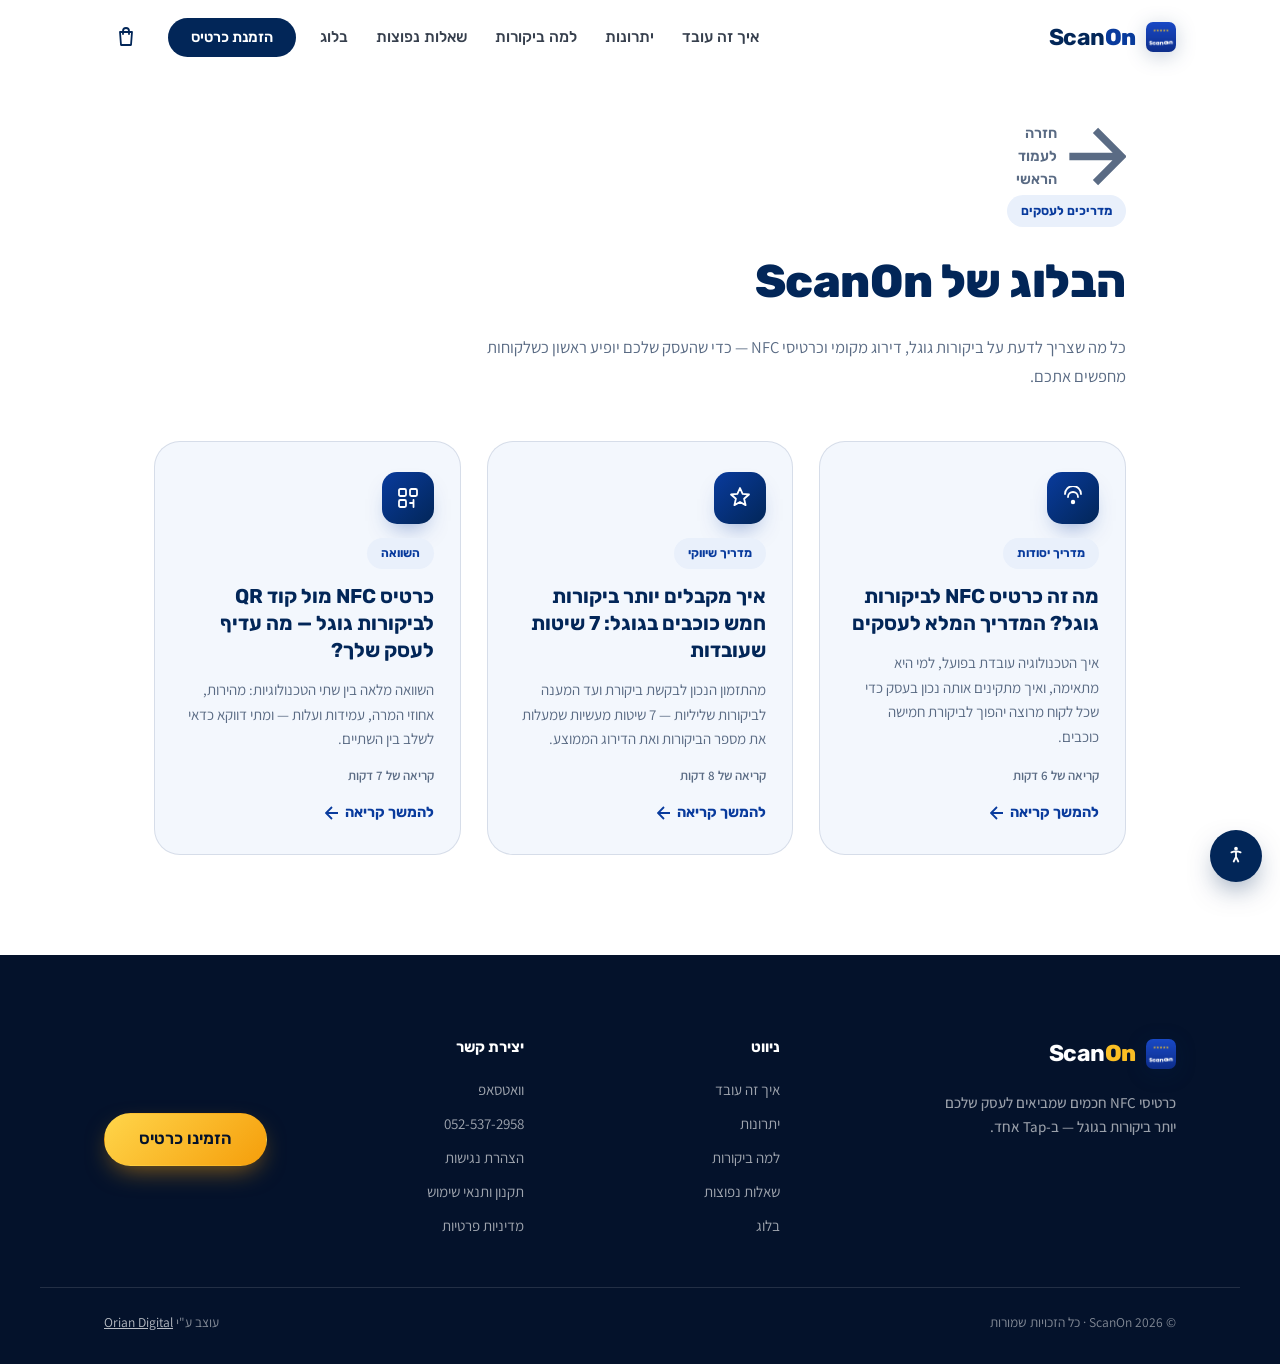
<file: blog.html>
<!doctype html>
<html lang="he" dir="rtl" class="no-js">
<head>
<meta charset="utf-8">
<meta name="viewport" content="width=device-width, initial-scale=1, viewport-fit=cover">
<title>בלוג ScanOn · מדריכים על ביקורות גוגל וכרטיסי NFC לעסקים</title>
<meta name="description" content="מדריכים מקצועיים על כרטיסי NFC, ביקורות גוגל ודירוג עסקים מקומיים: איך זה עובד, איך מגדילים את כמות הביקורות, ומה עדיף — NFC או QR.">
<meta name="theme-color" content="#022658">
<meta name="robots" content="index,follow">
<link rel="canonical" href="https://scanon.online/blog.html">

<meta property="og:type" content="website">
<meta property="og:locale" content="he_IL">
<meta property="og:site_name" content="ScanOn">
<meta property="og:title" content="בלוג ScanOn · מדריכים על ביקורות גוגל וכרטיסי NFC">
<meta property="og:description" content="מדריכים מקצועיים על כרטיסי NFC וביקורות גוגל לעסקים מקומיים.">
<meta property="og:image" content="https://scanon.online/assets/img/card-blue.png">
<meta property="og:url" content="https://scanon.online/blog.html">
<meta name="twitter:card" content="summary_large_image">

<meta http-equiv="Content-Security-Policy" content="default-src 'self'; script-src 'self'; style-src 'self' 'unsafe-inline'; font-src 'self'; img-src 'self' data:; connect-src 'self'; base-uri 'self'; form-action 'self'; frame-ancestors 'self'; object-src 'none'">
<meta name="referrer" content="strict-origin-when-cross-origin">

  <!-- clickjacking guard: must run before paint -->
  <script src="assets/framebust.js?v=1"></script>
  <link rel="stylesheet" href="assets/fonts.css?v=1">
<link rel="stylesheet" href="assets/styles.css?v=9">
<link rel="icon" href="assets/img/logo.png" type="image/png">

<script type="application/ld+json">
{
  "@context":"https://schema.org",
  "@type":"Blog",
  "name":"בלוג ScanOn",
  "url":"https://scanon.online/blog.html",
  "publisher":{"@type":"Organization","name":"ScanOn","logo":"https://scanon.online/assets/img/logo.png"},
  "blogPost":[
    {"@type":"BlogPosting","headline":"מה זה כרטיס NFC לביקורות גוגל? המדריך המלא לעסקים","url":"https://scanon.online/blog-what-is-nfc-review-card.html"},
    {"@type":"BlogPosting","headline":"איך מקבלים יותר ביקורות חמש כוכבים בגוגל: 7 שיטות שעובדות בפועל","url":"https://scanon.online/blog-more-google-reviews-guide.html"},
    {"@type":"BlogPosting","headline":"כרטיס NFC מול קוד QR לביקורות גוגל — מה באמת עובד יותר טוב?","url":"https://scanon.online/blog-nfc-vs-qr-code.html"}
  ]
}
</script>
</head>
<body>
<a class="skip" href="#main">דלגו לתוכן</a>

<button class="a11y-btn" aria-label="פתיחת תפריט נגישות" aria-expanded="false" aria-controls="a11yPanel">
  <svg viewBox="0 0 24 24" width="22" height="22" aria-hidden="true"><circle cx="12" cy="4" r="2" fill="currentColor"/><path d="M12 7c-3 0-5 1-5 1M12 7c3 0 5 1 5 1M12 7v6m0 0l-2.5 5M12 13l2.5 5" stroke="currentColor" stroke-width="2" fill="none" stroke-linecap="round"/></svg>
</button>
<div class="a11y-panel" id="a11yPanel" role="dialog" aria-label="הגדרות נגישות" aria-hidden="true">
  <h2 class="a11y-title">נגישות</h2>
  <div class="a11y-row"><span>ניגודיות גבוהה</span><div class="a11y-seg" role="group" aria-label="ניגודיות"><button class="a11y-chip" data-key="contrast" data-val="normal" aria-pressed="true">רגילה</button><button class="a11y-chip" data-key="contrast" data-val="high" aria-pressed="false">גבוהה</button></div></div>
  <div class="a11y-row"><span>גודל טקסט</span><div class="a11y-seg" role="group" aria-label="גודל טקסט"><button class="a11y-chip" data-key="text" data-val="normal" aria-pressed="true">רגיל</button><button class="a11y-chip" data-key="text" data-val="large" aria-pressed="false">גדול</button></div></div>
  <div class="a11y-row"><span>הדגשת קישורים</span><div class="a11y-seg" role="group" aria-label="הדגשת קישורים"><button class="a11y-chip" data-key="links" data-val="off" aria-pressed="true">כבוי</button><button class="a11y-chip" data-key="links" data-val="on" aria-pressed="false">דלוק</button></div></div>
  <div class="a11y-row"><span>עצירת אנימציות</span><div class="a11y-seg" role="group" aria-label="עצירת אנימציות"><button class="a11y-chip" data-key="motion" data-val="on" aria-pressed="true">דלוקות</button><button class="a11y-chip" data-key="motion" data-val="off" aria-pressed="false">עצורות</button></div></div>
  <button class="a11y-reset">איפוס הגדרות</button>
  <a class="a11y-statement" href="accessibility.html">הצהרת נגישות</a>
</div>

<header class="nav" id="nav">
  <div class="shell nav__in">
    <a class="brand" href="index.html" aria-label="ScanOn — לדף הבית">
      <span class="brand__mark" aria-hidden="true"><img src="assets/img/logo.png" alt="" width="30" height="30" style="border-radius:7px;display:block"></span>
      <span class="brand__name">Scan<b>On</b></span>
    </a>
    <nav class="nav__links" aria-label="ניווט ראשי">
      <a href="index.html#how">איך זה עובד</a>
      <a href="index.html#benefits">יתרונות</a>
      <a href="index.html#why">למה ביקורות</a>
      <a href="index.html#faq">שאלות נפוצות</a>
      <a href="blog.html">בלוג</a>
    </nav>
    <a class="btn btn--nav" href="index.html#shop">הזמנת כרטיס</a>
    <button class="nav__burger" aria-label="פתיחת תפריט" aria-expanded="false" aria-controls="drawer"><span></span><span></span></button>
  </div>
</header>

<div class="drawer" id="drawer" aria-hidden="true">
  <nav class="drawer__links" aria-label="ניווט נייד">
    <a href="index.html#how">איך זה עובד</a>
    <a href="index.html#benefits">יתרונות</a>
    <a href="index.html#why">למה ביקורות</a>
    <a href="index.html#faq">שאלות נפוצות</a>
    <a href="blog.html">בלוג</a>
    <a class="btn btn--gold btn--lg" href="index.html#shop">הזמנת כרטיס</a>
  </nav>
</div>

<main id="main" class="legal"><div class="shell blog__wrap">
  <a href="index.html" class="back-home"><svg viewBox="0 0 14 14" fill="none" stroke="currentColor" stroke-width="1.7" aria-hidden="true"><path d="M1 7h12M7 1 1 7l6 6"/></svg><span>חזרה לעמוד הראשי</span></a>

  <div class="blog__head">
    <span class="article__tag">מדריכים לעסקים</span>
    <h1>הבלוג של ScanOn</h1>
    <p>כל מה שצריך לדעת על ביקורות גוגל, דירוג מקומי וכרטיסי NFC — כדי שהעסק שלכם יופיע ראשון כשלקוחות מחפשים אתכם.</p>
  </div>

  <div class="blog__grid">
    <a class="post-card" href="blog-what-is-nfc-review-card.html">
      <span class="post-card__ic" aria-hidden="true"><svg viewBox="0 0 24 24" width="24" height="24" fill="none" stroke="currentColor" stroke-width="1.8"><path d="M4 8a8 8 0 0 1 16 0M7 11a4.5 4.5 0 0 1 10 0" stroke-linecap="round"/><circle cx="12" cy="16" r="2.2" fill="currentColor" stroke="none"/></svg></span>
      <span class="post-card__tag">מדריך יסודות</span>
      <h2>מה זה כרטיס NFC לביקורות גוגל? המדריך המלא לעסקים</h2>
      <p>איך הטכנולוגיה עובדת בפועל, למי היא מתאימה, ואיך מתקינים אותה נכון בעסק כדי שכל לקוח מרוצה יהפוך לביקורת חמישה כוכבים.</p>
      <span class="post-card__meta">קריאה של 6 דקות</span>
      <span class="post-card__more">להמשך קריאה<svg viewBox="0 0 14 14" width="14" height="14" fill="none" stroke="currentColor" stroke-width="1.8" aria-hidden="true"><path d="M1 7h12M7 1l6 6-6 6"/></svg></span>
    </a>

    <a class="post-card" href="blog-more-google-reviews-guide.html">
      <span class="post-card__ic" aria-hidden="true"><svg viewBox="0 0 24 24" width="24" height="24" fill="none" stroke="currentColor" stroke-width="1.8"><path d="m12 2 2.6 5.9 6.4.6-4.9 4.3 1.5 6.3L12 16l-5.6 3.1 1.5-6.3-4.9-4.3 6.4-.6z" stroke-linejoin="round"/></svg></span>
      <span class="post-card__tag">מדריך שיווקי</span>
      <h2>איך מקבלים יותר ביקורות חמש כוכבים בגוגל: 7 שיטות שעובדות</h2>
      <p>מהתזמון הנכון לבקשת ביקורת ועד המענה לביקורות שליליות — 7 שיטות מעשיות שמעלות את מספר הביקורות ואת הדירוג הממוצע.</p>
      <span class="post-card__meta">קריאה של 8 דקות</span>
      <span class="post-card__more">להמשך קריאה<svg viewBox="0 0 14 14" width="14" height="14" fill="none" stroke="currentColor" stroke-width="1.8" aria-hidden="true"><path d="M1 7h12M7 1l6 6-6 6"/></svg></span>
    </a>

    <a class="post-card" href="blog-nfc-vs-qr-code.html">
      <span class="post-card__ic" aria-hidden="true"><svg viewBox="0 0 24 24" width="24" height="24" fill="none" stroke="currentColor" stroke-width="1.8"><rect x="3" y="3" width="7" height="7" rx="1.4"/><rect x="14" y="3" width="7" height="7" rx="1.4"/><rect x="3" y="14" width="7" height="7" rx="1.4"/><path d="M14 17h3.5M17.5 14v7" stroke-linecap="round"/></svg></span>
      <span class="post-card__tag">השוואה</span>
      <h2>כרטיס NFC מול קוד QR לביקורות גוגל — מה עדיף לעסק שלך?</h2>
      <p>השוואה מלאה בין שתי הטכנולוגיות: מהירות, אחוזי המרה, עמידות ועלות — ומתי דווקא כדאי לשלב בין השתיים.</p>
      <span class="post-card__meta">קריאה של 7 דקות</span>
      <span class="post-card__more">להמשך קריאה<svg viewBox="0 0 14 14" width="14" height="14" fill="none" stroke="currentColor" stroke-width="1.8" aria-hidden="true"><path d="M1 7h12M7 1l6 6-6 6"/></svg></span>
    </a>
  </div>
</div></main>

<footer class="foot">
  <div class="shell foot__in">
    <div class="foot__brand">
      <a class="brand brand--light" href="index.html" aria-label="ScanOn">
        <span class="brand__mark" aria-hidden="true"><img src="assets/img/logo.png" alt="" width="30" height="30" style="border-radius:7px;display:block"></span>
        <span class="brand__name">Scan<b>On</b></span>
      </a>
      <p>כרטיסי NFC חכמים שמביאים לעסק שלכם יותר ביקורות בגוגל — ב-Tap אחד.</p>
    </div>
    <nav class="foot__col" aria-label="קישורים">
      <h4>ניווט</h4>
      <a href="index.html#how">איך זה עובד</a>
      <a href="index.html#benefits">יתרונות</a>
      <a href="index.html#why">למה ביקורות</a>
      <a href="index.html#faq">שאלות נפוצות</a>
      <a href="blog.html">בלוג</a>
    </nav>
    <div class="foot__col">
      <h4>יצירת קשר</h4>
      <a data-wa data-wa-msg="היי, אשמח לפרטים על כרטיס ScanOn 🙂">וואטסאפ</a>
      <a href="tel:+972525372958">052-537-2958</a>
      <a href="accessibility.html">הצהרת נגישות</a>
      <a href="terms.html">תקנון ותנאי שימוש</a>
      <a href="privacy.html">מדיניות פרטיות</a>
    </div>
    <a class="btn btn--gold btn--lg foot__cta magnetic" href="index.html#shop">הזמינו כרטיס</a>
  </div>
  <div class="shell foot__base">
    <span>© <span data-year>2026</span> ScanOn · כל הזכויות שמורות</span>
    <span>עוצב ע"י <a href="https://wa.me/972525372958" target="_blank" rel="noopener">Orian Digital</a></span>
  </div>
</footer>

<a class="mcta" href="index.html#shop" aria-hidden="true" tabindex="-1">
  <svg viewBox="0 0 24 24" width="20" height="20" aria-hidden="true"><path d="M6 7h12l-1 13H7L6 7z" stroke="currentColor" stroke-width="1.9" fill="none" stroke-linejoin="round"/><path d="M9 9V6a3 3 0 0 1 6 0v3" stroke="currentColor" stroke-width="1.9" fill="none" stroke-linecap="round"/></svg>
  <span class="mcta__t">לרכישת כרטיס · ₪200</span>
</a>

<script src="assets/vendor/gsap.min.js"></script>
<script src="assets/vendor/ScrollTrigger.min.js"></script>
<script src="assets/vendor/SplitText.min.js"></script>
<script src="assets/vendor/lenis.min.js"></script>
<script src="assets/app.js?v=6"></script>
</body>
</html>
</file>
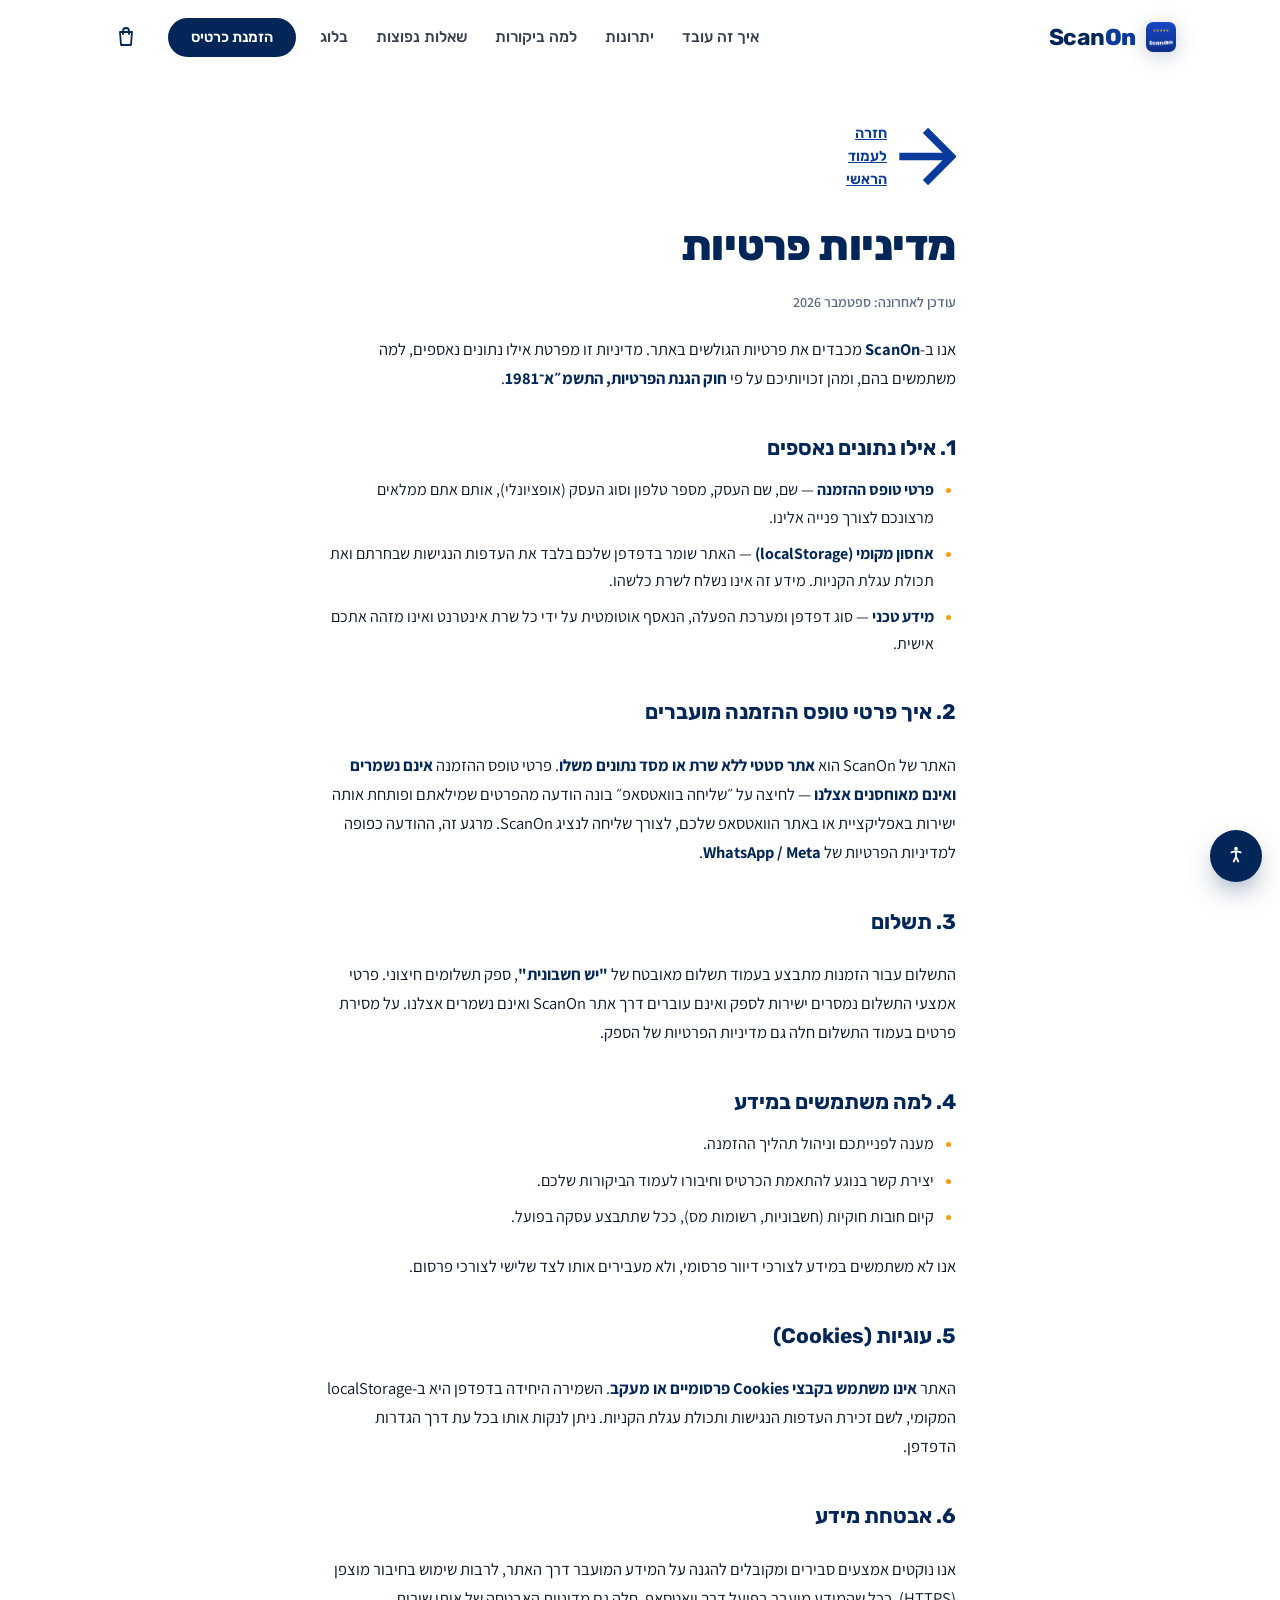
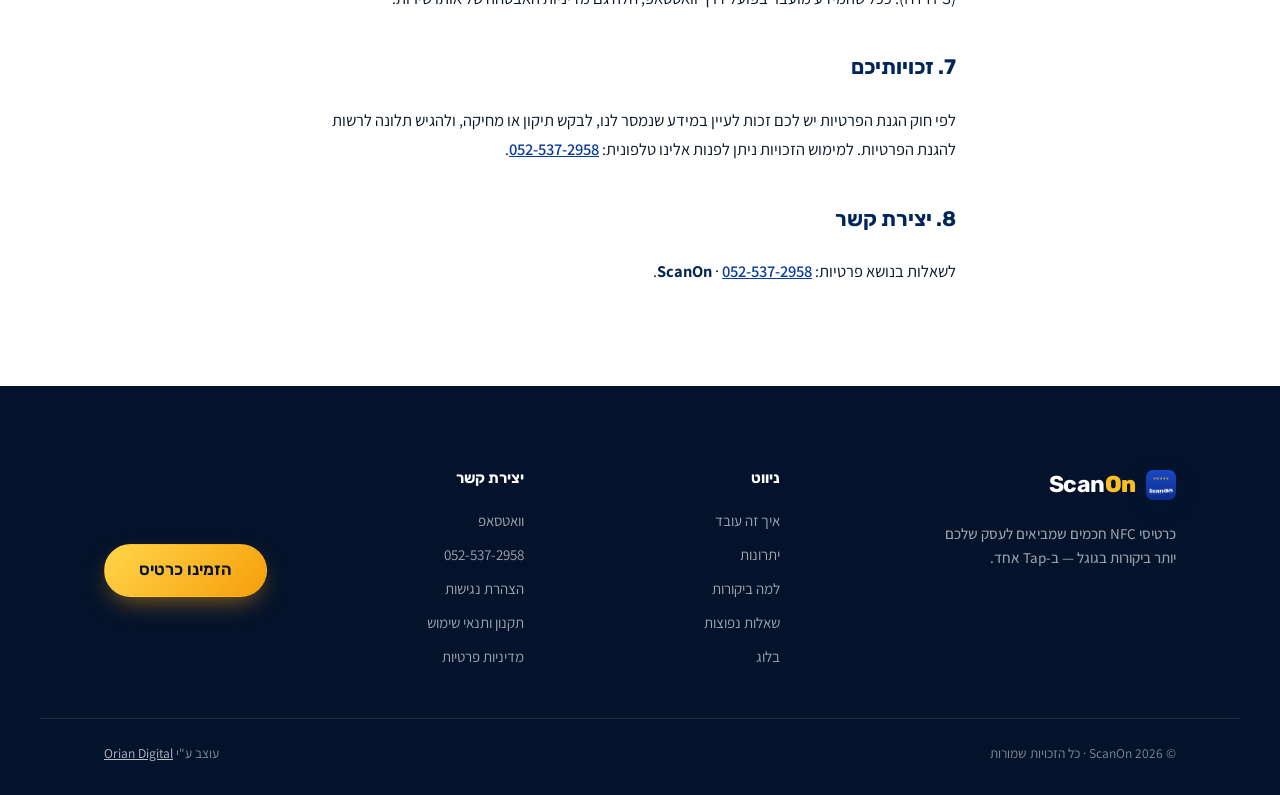
<file: privacy.html>
<!doctype html>
<html lang="he" dir="rtl" class="no-js">
<head>
<meta charset="utf-8">
<meta name="viewport" content="width=device-width, initial-scale=1, viewport-fit=cover">
<title>מדיניות פרטיות · ScanOn</title>
<meta name="description" content="מדיניות הפרטיות של ScanOn — אילו נתונים נאספים באתר וכיצד נעשה בהם שימוש.">
<meta name="theme-color" content="#022658">
<meta name="robots" content="index,follow">
<link rel="canonical" href="https://scanon.online/privacy.html">
<meta http-equiv="Content-Security-Policy" content="default-src 'self'; script-src 'self'; style-src 'self' 'unsafe-inline'; font-src 'self'; img-src 'self' data:; connect-src 'self'; base-uri 'self'; form-action 'self'; frame-ancestors 'self'; object-src 'none'">
<meta name="referrer" content="strict-origin-when-cross-origin">

  <!-- clickjacking guard: must run before paint -->
  <script src="assets/framebust.js?v=1"></script>
  <link rel="stylesheet" href="assets/fonts.css?v=1">
<link rel="stylesheet" href="assets/styles.css?v=9">
<link rel="icon" href="assets/img/logo.png" type="image/png">
</head>
<body>
<a class="skip" href="#main">דלגו לתוכן</a>

<button class="a11y-btn" aria-label="פתיחת תפריט נגישות" aria-expanded="false" aria-controls="a11yPanel">
  <svg viewBox="0 0 24 24" width="22" height="22" aria-hidden="true"><circle cx="12" cy="4" r="2" fill="currentColor"/><path d="M12 7c-3 0-5 1-5 1M12 7c3 0 5 1 5 1M12 7v6m0 0l-2.5 5M12 13l2.5 5" stroke="currentColor" stroke-width="2" fill="none" stroke-linecap="round"/></svg>
</button>
<div class="a11y-panel" id="a11yPanel" role="dialog" aria-label="הגדרות נגישות" aria-hidden="true">
  <h2 class="a11y-title">נגישות</h2>
  <div class="a11y-row"><span>ניגודיות גבוהה</span><div class="a11y-seg" role="group" aria-label="ניגודיות"><button class="a11y-chip" data-key="contrast" data-val="normal" aria-pressed="true">רגילה</button><button class="a11y-chip" data-key="contrast" data-val="high" aria-pressed="false">גבוהה</button></div></div>
  <div class="a11y-row"><span>גודל טקסט</span><div class="a11y-seg" role="group" aria-label="גודל טקסט"><button class="a11y-chip" data-key="text" data-val="normal" aria-pressed="true">רגיל</button><button class="a11y-chip" data-key="text" data-val="large" aria-pressed="false">גדול</button></div></div>
  <div class="a11y-row"><span>הדגשת קישורים</span><div class="a11y-seg" role="group" aria-label="הדגשת קישורים"><button class="a11y-chip" data-key="links" data-val="off" aria-pressed="true">כבוי</button><button class="a11y-chip" data-key="links" data-val="on" aria-pressed="false">דלוק</button></div></div>
  <div class="a11y-row"><span>עצירת אנימציות</span><div class="a11y-seg" role="group" aria-label="עצירת אנימציות"><button class="a11y-chip" data-key="motion" data-val="on" aria-pressed="true">דלוקות</button><button class="a11y-chip" data-key="motion" data-val="off" aria-pressed="false">עצורות</button></div></div>
  <button class="a11y-reset">איפוס הגדרות</button>
  <a class="a11y-statement" href="accessibility.html">הצהרת נגישות</a>
</div>

<header class="nav" id="nav">
  <div class="shell nav__in">
    <a class="brand" href="index.html" aria-label="ScanOn — לדף הבית">
      <span class="brand__mark" aria-hidden="true"><img src="assets/img/logo.png" alt="" width="30" height="30" style="border-radius:7px;display:block"></span>
      <span class="brand__name">Scan<b>On</b></span>
    </a>
    <nav class="nav__links" aria-label="ניווט ראשי">
      <a href="index.html#how">איך זה עובד</a>
      <a href="index.html#benefits">יתרונות</a>
      <a href="index.html#why">למה ביקורות</a>
      <a href="index.html#faq">שאלות נפוצות</a>
      <a href="blog.html">בלוג</a>
    </nav>
    <a class="btn btn--nav" href="index.html#shop">הזמנת כרטיס</a>
    <button class="nav__burger" aria-label="פתיחת תפריט" aria-expanded="false" aria-controls="drawer"><span></span><span></span></button>
  </div>
</header>

<div class="drawer" id="drawer" aria-hidden="true">
  <nav class="drawer__links" aria-label="ניווט נייד">
    <a href="index.html#how">איך זה עובד</a>
    <a href="index.html#benefits">יתרונות</a>
    <a href="index.html#why">למה ביקורות</a>
    <a href="index.html#faq">שאלות נפוצות</a>
    <a href="blog.html">בלוג</a>
    <a class="btn btn--gold btn--lg" href="index.html#shop">הזמנת כרטיס</a>
  </nav>
</div>

<main id="main" class="legal"><div class="shell legal__wrap">
  <a href="index.html" class="back-home"><svg viewBox="0 0 14 14" fill="none" stroke="currentColor" stroke-width="1.7" aria-hidden="true"><path d="M1 7h12M7 1 1 7l6 6"/></svg><span>חזרה לעמוד הראשי</span></a>
  <h1>מדיניות פרטיות</h1>
  <div class="legal__meta">עודכן לאחרונה: ספטמבר 2026</div>

  <p>אנו ב-<strong>ScanOn</strong> מכבדים את פרטיות הגולשים באתר. מדיניות זו מפרטת אילו נתונים נאספים, למה משתמשים בהם, ומהן זכויותיכם על פי <strong>חוק הגנת הפרטיות, התשמ״א־1981</strong>.</p>

  <h2>1. אילו נתונים נאספים</h2>
  <ul>
    <li><strong>פרטי טופס ההזמנה</strong> — שם, שם העסק, מספר טלפון וסוג העסק (אופציונלי), אותם אתם ממלאים מרצונכם לצורך פנייה אלינו.</li>
    <li><strong>אחסון מקומי (localStorage)</strong> — האתר שומר בדפדפן שלכם בלבד את העדפות הנגישות שבחרתם ואת תכולת עגלת הקניות. מידע זה אינו נשלח לשרת כלשהו.</li>
    <li><strong>מידע טכני</strong> — סוג דפדפן ומערכת הפעלה, הנאסף אוטומטית על ידי כל שרת אינטרנט ואינו מזהה אתכם אישית.</li>
  </ul>

  <h2>2. איך פרטי טופס ההזמנה מועברים</h2>
  <p>האתר של ScanOn הוא <strong>אתר סטטי ללא שרת או מסד נתונים משלו</strong>. פרטי טופס ההזמנה <strong>אינם נשמרים ואינם מאוחסנים אצלנו</strong> — לחיצה על ״שליחה בוואטסאפ״ בונה הודעה מהפרטים שמילאתם ופותחת אותה ישירות באפליקציית או באתר הוואטסאפ שלכם, לצורך שליחה לנציג ScanOn. מרגע זה, ההודעה כפופה למדיניות הפרטיות של <strong>WhatsApp / Meta</strong>.</p>

  <h2>3. תשלום</h2>
  <p>התשלום עבור הזמנות מתבצע בעמוד תשלום מאובטח של <strong>"יש חשבונית"</strong>, ספק תשלומים חיצוני. פרטי אמצעי התשלום נמסרים ישירות לספק ואינם עוברים דרך אתר ScanOn ואינם נשמרים אצלנו. על מסירת פרטים בעמוד התשלום חלה גם מדיניות הפרטיות של הספק.</p>

  <h2>4. למה משתמשים במידע</h2>
  <ul>
    <li>מענה לפנייתכם וניהול תהליך ההזמנה.</li>
    <li>יצירת קשר בנוגע להתאמת הכרטיס וחיבורו לעמוד הביקורות שלכם.</li>
    <li>קיום חובות חוקיות (חשבוניות, רשומות מס), ככל שתתבצע עסקה בפועל.</li>
  </ul>
  <p>אנו לא משתמשים במידע לצורכי דיוור פרסומי, ולא מעבירים אותו לצד שלישי לצורכי פרסום.</p>

  <h2>5. עוגיות (Cookies)</h2>
  <p>האתר <strong>אינו משתמש בקבצי Cookies פרסומיים או מעקב</strong>. השמירה היחידה בדפדפן היא ב-localStorage המקומי, לשם זכירת העדפות הנגישות ותכולת עגלת הקניות. ניתן לנקות אותו בכל עת דרך הגדרות הדפדפן.</p>

  <h2>6. אבטחת מידע</h2>
  <p>אנו נוקטים אמצעים סבירים ומקובלים להגנה על המידע המועבר דרך האתר, לרבות שימוש בחיבור מוצפן (HTTPS). ככל שהמידע מועבר בפועל דרך וואטסאפ, חלה גם מדיניות האבטחה של אותו שירות.</p>

  <h2>7. זכויותיכם</h2>
  <p>לפי חוק הגנת הפרטיות יש לכם זכות לעיין במידע שנמסר לנו, לבקש תיקון או מחיקה, ולהגיש תלונה לרשות להגנת הפרטיות. למימוש הזכויות ניתן לפנות אלינו טלפונית: <a href="tel:+972525372958">052-537-2958</a>.</p>

  <h2>8. יצירת קשר</h2>
  <p>לשאלות בנושא פרטיות: <strong>ScanOn</strong> · <a href="tel:+972525372958">052-537-2958</a>.</p>
</div></main>

<footer class="foot">
  <div class="shell foot__in">
    <div class="foot__brand">
      <a class="brand brand--light" href="index.html" aria-label="ScanOn">
        <span class="brand__mark" aria-hidden="true"><img src="assets/img/logo.png" alt="" width="30" height="30" style="border-radius:7px;display:block"></span>
        <span class="brand__name">Scan<b>On</b></span>
      </a>
      <p>כרטיסי NFC חכמים שמביאים לעסק שלכם יותר ביקורות בגוגל — ב-Tap אחד.</p>
    </div>
    <nav class="foot__col" aria-label="קישורים">
      <h4>ניווט</h4>
      <a href="index.html#how">איך זה עובד</a>
      <a href="index.html#benefits">יתרונות</a>
      <a href="index.html#why">למה ביקורות</a>
      <a href="index.html#faq">שאלות נפוצות</a>
      <a href="blog.html">בלוג</a>
    </nav>
    <div class="foot__col">
      <h4>יצירת קשר</h4>
      <a data-wa data-wa-msg="היי, אשמח לפרטים על כרטיס ScanOn 🙂">וואטסאפ</a>
      <a href="tel:+972525372958">052-537-2958</a>
      <a href="accessibility.html">הצהרת נגישות</a>
      <a href="terms.html">תקנון ותנאי שימוש</a>
      <a href="privacy.html">מדיניות פרטיות</a>
    </div>
    <a class="btn btn--gold btn--lg foot__cta magnetic" href="index.html#shop">הזמינו כרטיס</a>
  </div>
  <div class="shell foot__base">
    <span>© <span data-year>2026</span> ScanOn · כל הזכויות שמורות</span>
    <span>עוצב ע"י <a href="https://wa.me/972525372958" target="_blank" rel="noopener">Orian Digital</a></span>
  </div>
</footer>

<a class="mcta" href="index.html#shop" aria-hidden="true" tabindex="-1">
  <svg viewBox="0 0 24 24" width="20" height="20" aria-hidden="true"><path d="M6 7h12l-1 13H7L6 7z" stroke="currentColor" stroke-width="1.9" fill="none" stroke-linejoin="round"/><path d="M9 9V6a3 3 0 0 1 6 0v3" stroke="currentColor" stroke-width="1.9" fill="none" stroke-linecap="round"/></svg>
  <span class="mcta__t">לרכישת כרטיס · ₪200</span>
</a>

<script src="assets/vendor/gsap.min.js"></script>
<script src="assets/vendor/ScrollTrigger.min.js"></script>
<script src="assets/vendor/SplitText.min.js"></script>
<script src="assets/vendor/lenis.min.js"></script>
<script src="assets/app.js?v=6"></script>
</body>
</html>
</file>
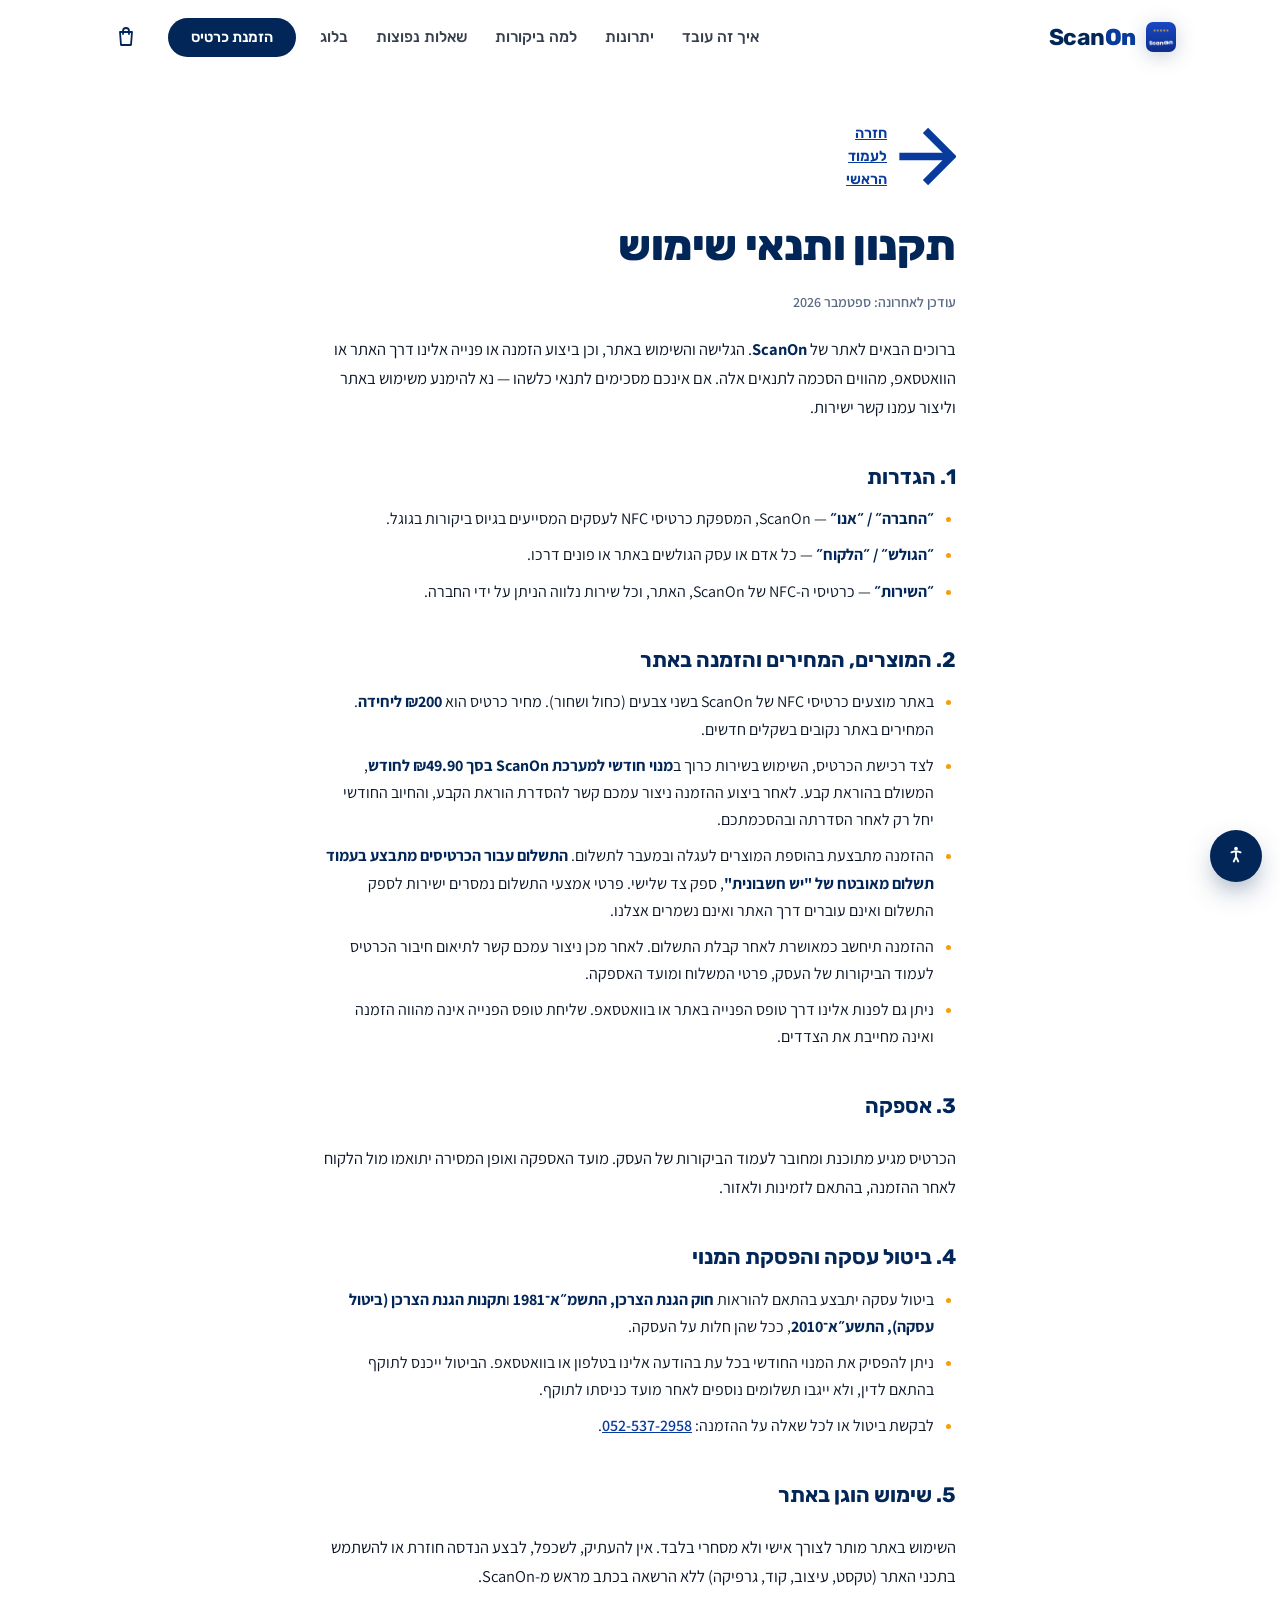
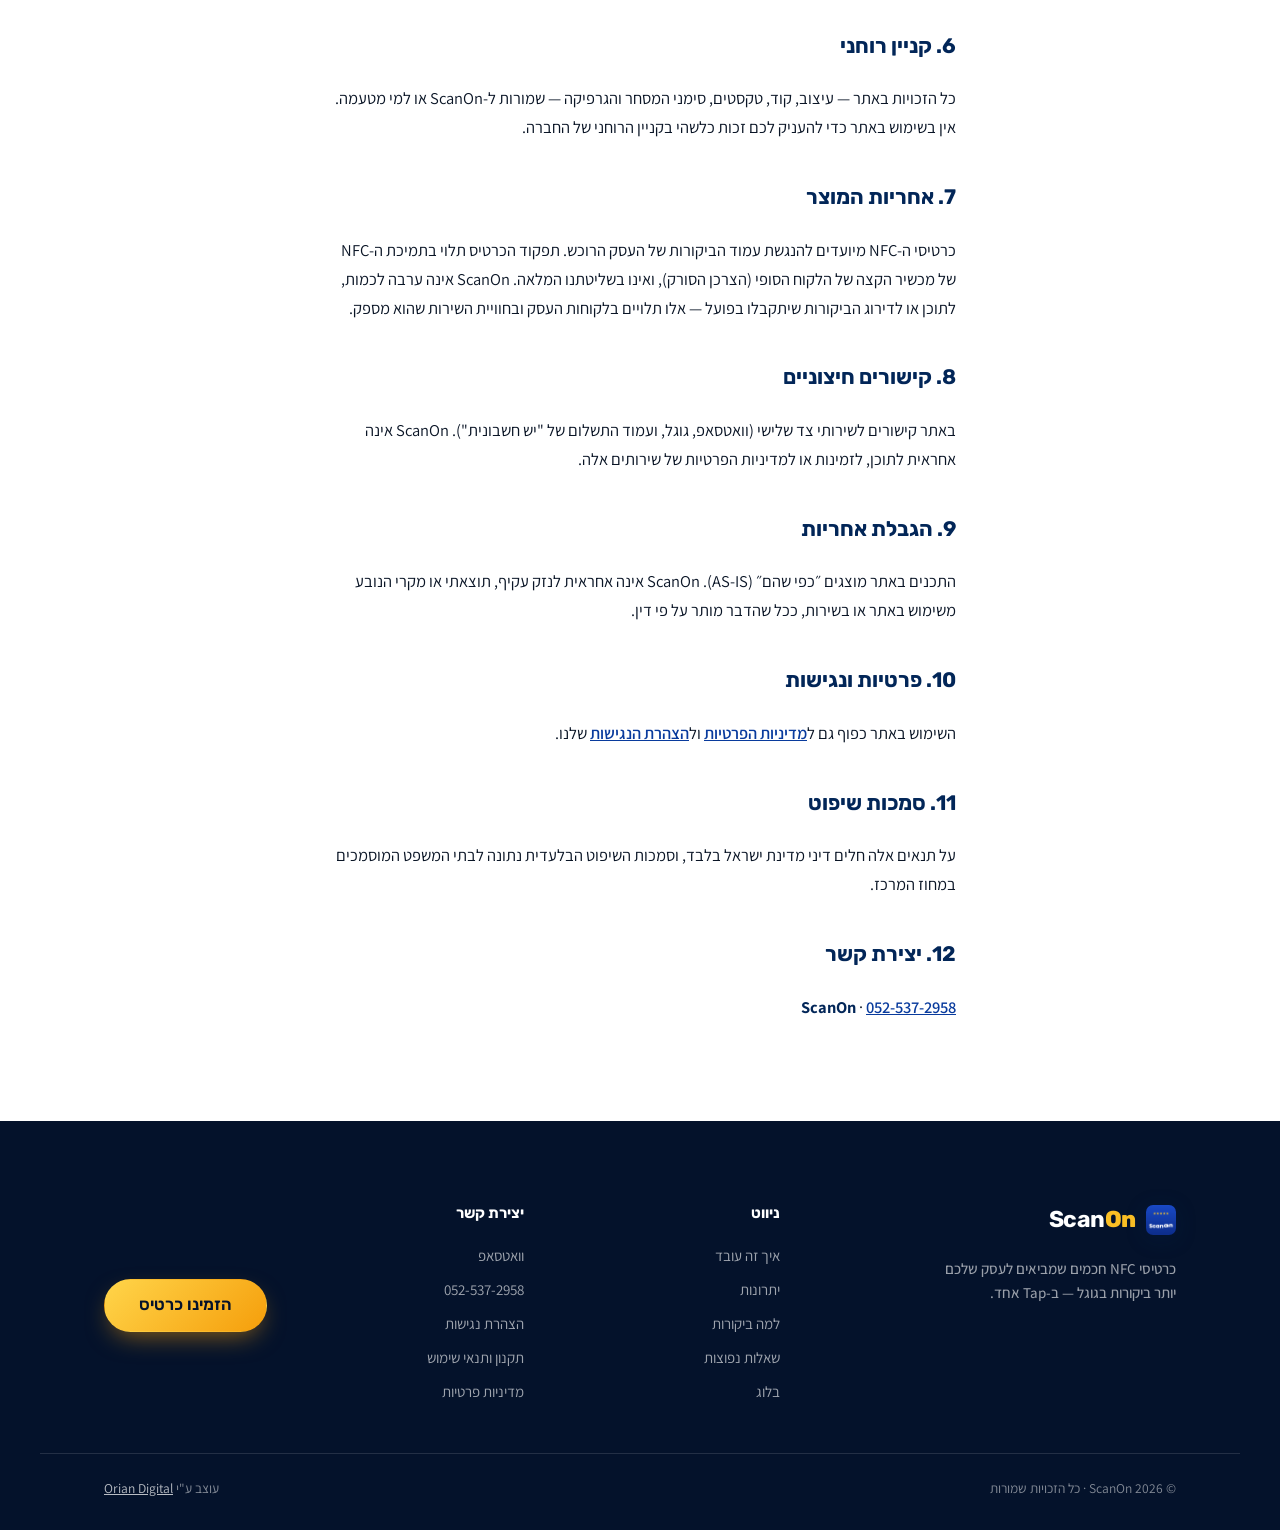
<file: terms.html>
<!doctype html>
<html lang="he" dir="rtl" class="no-js">
<head>
<meta charset="utf-8">
<meta name="viewport" content="width=device-width, initial-scale=1, viewport-fit=cover">
<title>תקנון ותנאי שימוש · ScanOn</title>
<meta name="description" content="תנאי השימוש באתר ScanOn ובשירותי כרטיסי ה-NFC לביקורות גוגל.">
<meta name="theme-color" content="#022658">
<meta name="robots" content="index,follow">
<link rel="canonical" href="https://scanon.online/terms.html">
<meta http-equiv="Content-Security-Policy" content="default-src 'self'; script-src 'self'; style-src 'self' 'unsafe-inline'; font-src 'self'; img-src 'self' data:; connect-src 'self'; base-uri 'self'; form-action 'self'; frame-ancestors 'self'; object-src 'none'">
<meta name="referrer" content="strict-origin-when-cross-origin">

  <!-- clickjacking guard: must run before paint -->
  <script src="assets/framebust.js?v=1"></script>
  <link rel="stylesheet" href="assets/fonts.css?v=1">
<link rel="stylesheet" href="assets/styles.css?v=9">
<link rel="icon" href="assets/img/logo.png" type="image/png">
</head>
<body>
<a class="skip" href="#main">דלגו לתוכן</a>

<button class="a11y-btn" aria-label="פתיחת תפריט נגישות" aria-expanded="false" aria-controls="a11yPanel">
  <svg viewBox="0 0 24 24" width="22" height="22" aria-hidden="true"><circle cx="12" cy="4" r="2" fill="currentColor"/><path d="M12 7c-3 0-5 1-5 1M12 7c3 0 5 1 5 1M12 7v6m0 0l-2.5 5M12 13l2.5 5" stroke="currentColor" stroke-width="2" fill="none" stroke-linecap="round"/></svg>
</button>
<div class="a11y-panel" id="a11yPanel" role="dialog" aria-label="הגדרות נגישות" aria-hidden="true">
  <h2 class="a11y-title">נגישות</h2>
  <div class="a11y-row"><span>ניגודיות גבוהה</span><div class="a11y-seg" role="group" aria-label="ניגודיות"><button class="a11y-chip" data-key="contrast" data-val="normal" aria-pressed="true">רגילה</button><button class="a11y-chip" data-key="contrast" data-val="high" aria-pressed="false">גבוהה</button></div></div>
  <div class="a11y-row"><span>גודל טקסט</span><div class="a11y-seg" role="group" aria-label="גודל טקסט"><button class="a11y-chip" data-key="text" data-val="normal" aria-pressed="true">רגיל</button><button class="a11y-chip" data-key="text" data-val="large" aria-pressed="false">גדול</button></div></div>
  <div class="a11y-row"><span>הדגשת קישורים</span><div class="a11y-seg" role="group" aria-label="הדגשת קישורים"><button class="a11y-chip" data-key="links" data-val="off" aria-pressed="true">כבוי</button><button class="a11y-chip" data-key="links" data-val="on" aria-pressed="false">דלוק</button></div></div>
  <div class="a11y-row"><span>עצירת אנימציות</span><div class="a11y-seg" role="group" aria-label="עצירת אנימציות"><button class="a11y-chip" data-key="motion" data-val="on" aria-pressed="true">דלוקות</button><button class="a11y-chip" data-key="motion" data-val="off" aria-pressed="false">עצורות</button></div></div>
  <button class="a11y-reset">איפוס הגדרות</button>
  <a class="a11y-statement" href="accessibility.html">הצהרת נגישות</a>
</div>

<header class="nav" id="nav">
  <div class="shell nav__in">
    <a class="brand" href="index.html" aria-label="ScanOn — לדף הבית">
      <span class="brand__mark" aria-hidden="true"><img src="assets/img/logo.png" alt="" width="30" height="30" style="border-radius:7px;display:block"></span>
      <span class="brand__name">Scan<b>On</b></span>
    </a>
    <nav class="nav__links" aria-label="ניווט ראשי">
      <a href="index.html#how">איך זה עובד</a>
      <a href="index.html#benefits">יתרונות</a>
      <a href="index.html#why">למה ביקורות</a>
      <a href="index.html#faq">שאלות נפוצות</a>
      <a href="blog.html">בלוג</a>
    </nav>
    <a class="btn btn--nav" href="index.html#shop">הזמנת כרטיס</a>
    <button class="nav__burger" aria-label="פתיחת תפריט" aria-expanded="false" aria-controls="drawer"><span></span><span></span></button>
  </div>
</header>

<div class="drawer" id="drawer" aria-hidden="true">
  <nav class="drawer__links" aria-label="ניווט נייד">
    <a href="index.html#how">איך זה עובד</a>
    <a href="index.html#benefits">יתרונות</a>
    <a href="index.html#why">למה ביקורות</a>
    <a href="index.html#faq">שאלות נפוצות</a>
    <a href="blog.html">בלוג</a>
    <a class="btn btn--gold btn--lg" href="index.html#shop">הזמנת כרטיס</a>
  </nav>
</div>

<main id="main" class="legal"><div class="shell legal__wrap">
  <a href="index.html" class="back-home"><svg viewBox="0 0 14 14" fill="none" stroke="currentColor" stroke-width="1.7" aria-hidden="true"><path d="M1 7h12M7 1 1 7l6 6"/></svg><span>חזרה לעמוד הראשי</span></a>
  <h1>תקנון ותנאי שימוש</h1>
  <div class="legal__meta">עודכן לאחרונה: ספטמבר 2026</div>

  <p>ברוכים הבאים לאתר של <strong>ScanOn</strong>. הגלישה והשימוש באתר, וכן ביצוע הזמנה או פנייה אלינו דרך האתר או הוואטסאפ, מהווים הסכמה לתנאים אלה. אם אינכם מסכימים לתנאי כלשהו — נא להימנע משימוש באתר וליצור עמנו קשר ישירות.</p>

  <h2>1. הגדרות</h2>
  <ul>
    <li><strong>״החברה״ / ״אנו״</strong> — ScanOn, המספקת כרטיסי NFC לעסקים המסייעים בגיוס ביקורות בגוגל.</li>
    <li><strong>״הגולש״ / ״הלקוח״</strong> — כל אדם או עסק הגולשים באתר או פונים דרכו.</li>
    <li><strong>״השירות״</strong> — כרטיסי ה-NFC של ScanOn, האתר, וכל שירות נלווה הניתן על ידי החברה.</li>
  </ul>

  <h2>2. המוצרים, המחירים והזמנה באתר</h2>
  <ul>
    <li>באתר מוצעים כרטיסי NFC של ScanOn בשני צבעים (כחול ושחור). מחיר כרטיס הוא <strong>₪200 ליחידה</strong>. המחירים באתר נקובים בשקלים חדשים.</li>
    <li>לצד רכישת הכרטיס, השימוש בשירות כרוך ב<strong>מנוי חודשי למערכת ScanOn בסך ₪49.90 לחודש</strong>, המשולם בהוראת קבע. לאחר ביצוע ההזמנה ניצור עמכם קשר להסדרת הוראת הקבע, והחיוב החודשי יחל רק לאחר הסדרתה ובהסכמתכם.</li>
    <li>ההזמנה מתבצעת בהוספת המוצרים לעגלה ובמעבר לתשלום. <strong>התשלום עבור הכרטיסים מתבצע בעמוד תשלום מאובטח של "יש חשבונית"</strong>, ספק צד שלישי. פרטי אמצעי התשלום נמסרים ישירות לספק התשלום ואינם עוברים דרך האתר ואינם נשמרים אצלנו.</li>
    <li>ההזמנה תיחשב כמאושרת לאחר קבלת התשלום. לאחר מכן ניצור עמכם קשר לתיאום חיבור הכרטיס לעמוד הביקורות של העסק, פרטי המשלוח ומועד האספקה.</li>
    <li>ניתן גם לפנות אלינו דרך טופס הפנייה באתר או בוואטסאפ. שליחת טופס הפנייה אינה מהווה הזמנה ואינה מחייבת את הצדדים.</li>
  </ul>

  <h2>3. אספקה</h2>
  <p>הכרטיס מגיע מתוכנת ומחובר לעמוד הביקורות של העסק. מועד האספקה ואופן המסירה יתואמו מול הלקוח לאחר ההזמנה, בהתאם לזמינות ולאזור.</p>

  <h2>4. ביטול עסקה והפסקת המנוי</h2>
  <ul>
    <li>ביטול עסקה יתבצע בהתאם להוראות <strong>חוק הגנת הצרכן, התשמ״א־1981</strong> ו<strong>תקנות הגנת הצרכן (ביטול עסקה), התשע״א־2010</strong>, ככל שהן חלות על העסקה.</li>
    <li>ניתן להפסיק את המנוי החודשי בכל עת בהודעה אלינו בטלפון או בוואטסאפ. הביטול ייכנס לתוקף בהתאם לדין, ולא ייגבו תשלומים נוספים לאחר מועד כניסתו לתוקף.</li>
    <li>לבקשת ביטול או לכל שאלה על ההזמנה: <a href="tel:+972525372958">052-537-2958</a>.</li>
  </ul>

  <h2>5. שימוש הוגן באתר</h2>
  <p>השימוש באתר מותר לצורך אישי ולא מסחרי בלבד. אין להעתיק, לשכפל, לבצע הנדסה חוזרת או להשתמש בתכני האתר (טקסט, עיצוב, קוד, גרפיקה) ללא הרשאה בכתב מראש מ-ScanOn.</p>

  <h2>6. קניין רוחני</h2>
  <p>כל הזכויות באתר — עיצוב, קוד, טקסטים, סימני המסחר והגרפיקה — שמורות ל-ScanOn או למי מטעמה. אין בשימוש באתר כדי להעניק לכם זכות כלשהי בקניין הרוחני של החברה.</p>

  <h2>7. אחריות המוצר</h2>
  <p>כרטיסי ה-NFC מיועדים להנגשת עמוד הביקורות של העסק הרוכש. תפקוד הכרטיס תלוי בתמיכת ה-NFC של מכשיר הקצה של הלקוח הסופי (הצרכן הסורק), ואינו בשליטתנו המלאה. ScanOn אינה ערבה לכמות, לתוכן או לדירוג הביקורות שיתקבלו בפועל — אלו תלויים בלקוחות העסק ובחוויית השירות שהוא מספק.</p>

  <h2>8. קישורים חיצוניים</h2>
  <p>באתר קישורים לשירותי צד שלישי (וואטסאפ, גוגל, ועמוד התשלום של "יש חשבונית"). ScanOn אינה אחראית לתוכן, לזמינות או למדיניות הפרטיות של שירותים אלה.</p>

  <h2>9. הגבלת אחריות</h2>
  <p>התכנים באתר מוצגים ״כפי שהם״ (AS-IS). ScanOn אינה אחראית לנזק עקיף, תוצאתי או מקרי הנובע משימוש באתר או בשירות, ככל שהדבר מותר על פי דין.</p>

  <h2>10. פרטיות ונגישות</h2>
  <p>השימוש באתר כפוף גם ל<a href="privacy.html">מדיניות הפרטיות</a> ול<a href="accessibility.html">הצהרת הנגישות</a> שלנו.</p>

  <h2>11. סמכות שיפוט</h2>
  <p>על תנאים אלה חלים דיני מדינת ישראל בלבד, וסמכות השיפוט הבלעדית נתונה לבתי המשפט המוסמכים במחוז המרכז.</p>

  <h2>12. יצירת קשר</h2>
  <p><strong>ScanOn</strong> · <a href="tel:+972525372958">052-537-2958</a></p>
</div></main>

<footer class="foot">
  <div class="shell foot__in">
    <div class="foot__brand">
      <a class="brand brand--light" href="index.html" aria-label="ScanOn">
        <span class="brand__mark" aria-hidden="true"><img src="assets/img/logo.png" alt="" width="30" height="30" style="border-radius:7px;display:block"></span>
        <span class="brand__name">Scan<b>On</b></span>
      </a>
      <p>כרטיסי NFC חכמים שמביאים לעסק שלכם יותר ביקורות בגוגל — ב-Tap אחד.</p>
    </div>
    <nav class="foot__col" aria-label="קישורים">
      <h4>ניווט</h4>
      <a href="index.html#how">איך זה עובד</a>
      <a href="index.html#benefits">יתרונות</a>
      <a href="index.html#why">למה ביקורות</a>
      <a href="index.html#faq">שאלות נפוצות</a>
      <a href="blog.html">בלוג</a>
    </nav>
    <div class="foot__col">
      <h4>יצירת קשר</h4>
      <a data-wa data-wa-msg="היי, אשמח לפרטים על כרטיס ScanOn 🙂">וואטסאפ</a>
      <a href="tel:+972525372958">052-537-2958</a>
      <a href="accessibility.html">הצהרת נגישות</a>
      <a href="terms.html">תקנון ותנאי שימוש</a>
      <a href="privacy.html">מדיניות פרטיות</a>
    </div>
    <a class="btn btn--gold btn--lg foot__cta magnetic" href="index.html#shop">הזמינו כרטיס</a>
  </div>
  <div class="shell foot__base">
    <span>© <span data-year>2026</span> ScanOn · כל הזכויות שמורות</span>
    <span>עוצב ע"י <a href="https://wa.me/972525372958" target="_blank" rel="noopener">Orian Digital</a></span>
  </div>
</footer>

<a class="mcta" href="index.html#shop" aria-hidden="true" tabindex="-1">
  <svg viewBox="0 0 24 24" width="20" height="20" aria-hidden="true"><path d="M6 7h12l-1 13H7L6 7z" stroke="currentColor" stroke-width="1.9" fill="none" stroke-linejoin="round"/><path d="M9 9V6a3 3 0 0 1 6 0v3" stroke="currentColor" stroke-width="1.9" fill="none" stroke-linecap="round"/></svg>
  <span class="mcta__t">לרכישת כרטיס · ₪200</span>
</a>

<script src="assets/vendor/gsap.min.js"></script>
<script src="assets/vendor/ScrollTrigger.min.js"></script>
<script src="assets/vendor/SplitText.min.js"></script>
<script src="assets/vendor/lenis.min.js"></script>
<script src="assets/app.js?v=6"></script>
</body>
</html>
</file>
<file: assets/fonts.css>
/* ==========================================================================
   ScanOn — self-hosted webfonts (Rubik + Assistant, latin & hebrew).
   Served from our own origin: no third-party requests, no visitor IPs
   leaking to Google, and CSP can stay locked to 'self'.
   ========================================================================== */

@font-face {
  font-family: 'Assistant';
  font-style: normal;
  font-weight: 400 700;
  font-display: swap;
  src: url('fonts/assistant-hebrew.woff2') format('woff2');
  unicode-range: U+0307-0308, U+0590-05FF, U+200C-2010, U+20AA, U+25CC, U+FB1D-FB4F;
}

@font-face {
  font-family: 'Assistant';
  font-style: normal;
  font-weight: 400 700;
  font-display: swap;
  src: url('fonts/assistant-latin.woff2') format('woff2');
  unicode-range: U+0000-00FF, U+0131, U+0152-0153, U+02BB-02BC, U+02C6, U+02DA, U+02DC, U+0304, U+0308, U+0329, U+2000-206F, U+20AC, U+2122, U+2191, U+2193, U+2212, U+2215, U+FEFF, U+FFFD;
}

@font-face {
  font-family: 'Rubik';
  font-style: normal;
  font-weight: 400 900;
  font-display: swap;
  src: url('fonts/rubik-hebrew.woff2') format('woff2');
  unicode-range: U+0307-0308, U+0590-05FF, U+200C-2010, U+20AA, U+25CC, U+FB1D-FB4F;
}

@font-face {
  font-family: 'Rubik';
  font-style: normal;
  font-weight: 400 900;
  font-display: swap;
  src: url('fonts/rubik-latin.woff2') format('woff2');
  unicode-range: U+0000-00FF, U+0131, U+0152-0153, U+02BB-02BC, U+02C6, U+02DA, U+02DC, U+0304, U+0308, U+0329, U+2000-206F, U+20AC, U+2122, U+2191, U+2193, U+2212, U+2215, U+FEFF, U+FFFD;
}
</file>
<file: assets/styles.css>
/* =========================================================================
   ScanOn — NFC Google-review cards. RTL Hebrew landing.
   Palette: white (60%) · navy #022658 (30%) · black (10%) · gold stars.
   ========================================================================= */
*,*::before,*::after{ box-sizing:border-box; margin:0; padding:0 }
:root{
  --white:#ffffff;
  --paper:#f3f7fd;
  --paper-2:#e9f0fb;
  --navy:#022658;         /* brand primary */
  --navy-2:#093b9d;       /* card blue / brighter accent */
  --navy-deep:#04122b;    /* darkest */
  --ink:#0a1526;          /* near-black text */
  --black:#000000;
  --muted:#5a6b84;
  --gold:#fbbf24;
  --gold-2:#f59e0b;
  --line:rgba(2,38,88,.12);
  --line-2:rgba(2,38,88,.08);
  --card:#ffffff;

  --f-display:'Rubik',system-ui,sans-serif;
  --f-body:'Assistant',system-ui,sans-serif;

  --shell:1200px;
  --gutter:clamp(20px,5vw,64px);
  --r:18px;
  --r-lg:26px;
  --nav-h:74px;
  --ease:cubic-bezier(.22,1,.36,.58);
  --ease-out:cubic-bezier(.16,1,.3,1);

  /* 3D card */
  --cw:320px; --ch:339px; --ct:16px; --card-r:20px;
}

html{ -webkit-text-size-adjust:100%; scroll-behavior:auto }
body{
  font-family:var(--f-body); background:var(--white); color:var(--ink);
  line-height:1.6; font-size:17px; overflow-x:hidden;
  -webkit-font-smoothing:antialiased; text-rendering:optimizeLegibility;
}
img{ max-width:100%; display:block }
a{ color:inherit; text-decoration:none }
button{ font:inherit; color:inherit; cursor:pointer; background:none; border:none }
::selection{ background:var(--navy); color:#fff }
:focus-visible{ outline:3px solid var(--navy-2); outline-offset:3px; border-radius:6px }

.shell{ width:100%; max-width:var(--shell); margin-inline:auto; padding-inline:var(--gutter) }
.shell--narrow{ max-width:820px }
.skip{ position:fixed; top:-60px; right:16px; z-index:2000; background:var(--navy); color:#fff; padding:10px 18px; border-radius:0 0 12px 12px; transition:top .25s }
.skip:focus{ top:0 }

/* ---------- Typography ---------- */
.h2{ font-family:var(--f-display); font-weight:800; font-size:clamp(28px,4.6vw,46px); line-height:1.1; letter-spacing:-.01em; color:var(--navy) }
.h2--light{ color:#fff }
/* Signature underline — drawn via background-size (behind text, no stacking bug, stays put) */
.h2 .u{ white-space:nowrap; background-image:linear-gradient(rgba(251,191,36,.55),rgba(251,191,36,.55));
  background-repeat:no-repeat; background-position:100% 90%; background-size:0% .30em; padding:0 .05em .03em;
  transition:background-size .95s cubic-bezier(.5,0,.82,.35) }
.h2 .u.is-drawn{ background-size:100% .30em }
.h2 .hl{ color:var(--gold) }
.lede{ font-size:clamp(16px,2vw,20px); color:var(--muted); max-width:60ch; margin-top:16px; font-weight:500 }
.lede--light{ color:rgba(255,255,255,.78) }
.sec{ padding:clamp(64px,9vw,120px) 0; position:relative }
.sec-head{ margin-bottom:clamp(36px,5vw,60px) }
.sec-head--center{ text-align:center; margin-inline:auto }
.sec-head--center .lede{ margin-inline:auto }

/* ---------- Buttons ---------- */
.btn{
  --pad-y:14px; --pad-x:28px;
  display:inline-flex; align-items:center; justify-content:center; gap:10px;
  font-family:var(--f-display); font-weight:600; font-size:15px; line-height:1;
  padding:var(--pad-y) var(--pad-x); border-radius:999px; white-space:nowrap;
  transition:transform .3s var(--ease-out), background .3s, color .3s, box-shadow .3s, border-color .3s;
  will-change:transform; position:relative; border:1.6px solid transparent;
}
.btn svg{ transition:transform .3s var(--ease-out) }
.btn--lg{ --pad-y:17px; --pad-x:34px; font-size:16.5px }
.btn--block{ width:100%; }
.btn--gold{ background:linear-gradient(135deg,#ffd54a,var(--gold-2)); color:var(--navy-deep); box-shadow:0 10px 26px -8px rgba(245,158,11,.6) }
.btn--gold:hover{ transform:translateY(-3px); box-shadow:0 16px 34px -8px rgba(245,158,11,.72) }
.btn--gold:hover svg{ transform:translateX(-4px) }
.btn--navy{ background:var(--navy); color:#fff; box-shadow:0 10px 26px -10px rgba(2,38,88,.55) }
.btn--navy:hover{ background:var(--navy-2); transform:translateY(-3px) }
.btn--ghost{ border-color:var(--line); color:var(--navy); background:rgba(255,255,255,.5) }
.btn--ghost:hover{ background:var(--navy); color:#fff; border-color:var(--navy) }
.btn--nav{ --pad-y:11px; --pad-x:22px; background:var(--navy); color:#fff; font-size:14.5px }
.btn--nav:hover{ background:var(--navy-2); transform:translateY(-2px) }

/* ---------- Nav ---------- */
.nav{ position:fixed; inset:0 0 auto 0; z-index:1000; height:var(--nav-h); display:flex; align-items:center;
  transition:background .35s, box-shadow .35s, backdrop-filter .35s }
.nav.is-stuck{ background:rgba(255,255,255,.82); backdrop-filter:blur(14px) saturate(1.4); box-shadow:0 1px 0 var(--line-2), 0 10px 30px -20px rgba(2,38,88,.4) }
/* Drawer open: the navy drawer sits behind the nav, so knock the nav contents out to white.
   Must come after .is-stuck so it wins in both scroll states. */
.nav.is-open{ background:transparent; backdrop-filter:none; box-shadow:none }
.nav.is-open .brand__name{ color:#fff }
.nav.is-open .brand__name b{ color:var(--gold) }
.nav.is-open .brand__mark rect{ fill:#fff }
.nav.is-open .brand__mark path{ stroke:var(--navy) }
.nav.is-open .nav__burger span{ background:#fff }
.nav__in{ display:flex; align-items:center; gap:20px; width:100%; max-width:var(--shell); margin-inline:auto }
.brand{ display:inline-flex; align-items:center; gap:10px; font-family:var(--f-display); font-weight:700 }
.brand__mark{ display:inline-flex; filter:drop-shadow(0 4px 10px rgba(2,38,88,.22)) }
.brand__name{ font-size:23px; letter-spacing:-.02em; color:var(--navy) }
.brand__name b{ font-weight:800; color:var(--navy-2) }
.brand--light .brand__name{ color:#fff } .brand--light .brand__name b{ color:var(--gold) }
.nav__links{ display:flex; gap:28px; margin-inline-start:auto; font-family:var(--f-display); font-weight:500; font-size:15.5px }
.nav__links a{ color:var(--ink); opacity:.82; position:relative; padding:6px 0; transition:opacity .25s }
.nav__links a::after{ content:""; position:absolute; right:0; bottom:0; height:2px; width:0; background:var(--navy-2); transition:width .3s var(--ease-out) }
.nav__links a:hover{ opacity:1 } .nav__links a:hover::after{ width:100% }
.nav .btn--nav{ margin-inline-start:4px }
.nav__burger{ display:none; width:44px; height:44px; border-radius:12px; position:relative; margin-inline-start:auto }
.nav__burger span{ position:absolute; left:11px; right:11px; height:2px; background:var(--navy); border-radius:2px; transition:transform .3s, opacity .3s }
.nav__burger span:first-child{ top:17px } .nav__burger span:last-child{ bottom:17px }
.nav__burger[aria-expanded="true"] span:first-child{ transform:translateY(5px) rotate(45deg) }
.nav__burger[aria-expanded="true"] span:last-child{ transform:translateY(-5px) rotate(-45deg) }

.drawer{ position:fixed; inset:0; z-index:990; background:var(--navy); padding:calc(var(--nav-h) + 24px) var(--gutter) 40px;
  transform:translateX(-100%); transition:transform .55s var(--ease-out); display:flex; flex-direction:column }
.drawer.is-open{ transform:translateX(0) }
.drawer__links{ display:flex; flex-direction:column; gap:6px; font-family:var(--f-display); font-weight:600; font-size:24px }
.drawer__links a:not(.btn){ color:#fff; padding:16px 4px; border-bottom:1px solid rgba(255,255,255,.12) }
.drawer__links .btn{ margin-top:24px }

/* ---------- HERO ---------- */
.hero{ position:relative; background:linear-gradient(180deg,var(--paper) 0%,var(--white) 78%) }
.hero__bg{ position:absolute; inset:0; overflow:hidden; pointer-events:none }
.hero__bg::before{ content:""; position:absolute; top:-20%; left:50%; width:min(1100px,120vw); height:700px; transform:translateX(-50%);
  background:radial-gradient(60% 60% at 50% 40%, rgba(9,59,157,.14), transparent 70%) }
.hero__bg::after{ content:""; position:absolute; inset:0;
  background-image:radial-gradient(circle at 1px 1px, rgba(2,38,88,.08) 1px, transparent 0); background-size:34px 34px;
  -webkit-mask-image:linear-gradient(180deg,#000,transparent 82%); mask-image:linear-gradient(180deg,#000,transparent 82%); opacity:.7 }
.hero__stage{ min-height:100svh; display:flex; align-items:center; padding-top:var(--nav-h) }
.hero__grid{ display:grid; grid-template-columns:1.05fr .95fr; align-items:center; gap:clamp(24px,4vw,56px); width:100%; padding-block:40px }
.hero__stars{ display:inline-flex; align-items:center; gap:5px; padding:7px 16px 7px 12px; background:rgba(255,255,255,.7); border:1px solid var(--line);
  border-radius:999px; font-family:var(--f-display); font-weight:600; font-size:13.5px; color:var(--navy); box-shadow:0 6px 20px -12px rgba(2,38,88,.5) }
.hero__stars span{ margin-inline-start:6px }
.hero__title{ font-family:var(--f-display); font-weight:900; font-size:clamp(34px,6vw,64px); line-height:1.04; letter-spacing:-.025em; color:var(--navy); margin-top:22px }
.hero__title .ln{ display:block; overflow:hidden }
.hero__title em{ font-style:normal; color:var(--navy-2); background-image:linear-gradient(rgba(251,191,36,.6),rgba(251,191,36,.6));
  background-repeat:no-repeat; background-position:100% 94%; background-size:0% .18em; padding-bottom:.03em;
  transition:background-size .9s cubic-bezier(.5,0,.82,.35) }
.hero__title em.is-drawn{ background-size:100% .18em }
.hero__lede{ font-size:clamp(16px,1.9vw,20px); color:var(--muted); max-width:52ch; margin-top:22px; font-weight:500 }
.hero__lede b{ color:var(--navy); font-weight:700 }
.hero__cta{ display:flex; flex-wrap:wrap; gap:14px; margin-top:30px }
.hero__trust{ display:flex; flex-wrap:wrap; gap:18px; margin-top:26px; list-style:none; font-weight:600; font-size:14.5px; color:var(--navy) }
.hero__trust li{ display:inline-flex; align-items:center; gap:7px }
.hero__trust svg{ color:#16a34a }

/* ---- 3D CARD ---- */
.hero__cardwrap{ display:flex; flex-direction:column; align-items:center; justify-content:center; perspective:none }
.scene{ position:relative; width:var(--cw); height:var(--ch); perspective:1400px; perspective-origin:50% 40%;
  animation:scene-float 6s ease-in-out infinite }
.card3d{ position:absolute; inset:0; transform-style:preserve-3d; transform:rotateX(6deg) rotateY(-18deg); will-change:transform }
.face{ position:absolute; top:50%; left:50%; backface-visibility:hidden }
.face--front,.face--back{ width:var(--cw); height:var(--ch) }
.face--front img,.face--back img{ width:100%; height:100%; object-fit:cover; border-radius:var(--card-r);
  box-shadow:inset 0 0 0 1px rgba(0,0,0,.04) }
.face--front{ transform:translate(-50%,-50%) translateZ(calc(var(--ct)/2)) }
.face--back{ transform:translate(-50%,-50%) rotateY(180deg) translateZ(calc(var(--ct)/2)) }
.face--right,.face--left{ width:var(--ct); height:var(--ch); background:linear-gradient(90deg,var(--navy-deep),var(--navy) 45%,var(--navy-2)); border-radius:3px }
.face--right{ transform:translate(-50%,-50%) rotateY(90deg) translateZ(calc(var(--cw)/2)) }
.face--left{ transform:translate(-50%,-50%) rotateY(-90deg) translateZ(calc(var(--cw)/2)) }
.face--top,.face--bottom{ width:var(--cw); height:var(--ct); background:linear-gradient(180deg,var(--navy-2),var(--navy) 50%,var(--navy-deep)); border-radius:3px }
.face--top{ transform:translate(-50%,-50%) rotateX(90deg) translateZ(calc(var(--ch)/2)) }
.face--bottom{ transform:translate(-50%,-50%) rotateX(-90deg) translateZ(calc(var(--ch)/2)) }
.scene__shadow{ position:absolute; left:50%; bottom:-46px; width:74%; height:34px; transform:translateX(-50%);
  background:radial-gradient(50% 50% at 50% 50%, rgba(2,38,88,.34), transparent 72%); filter:blur(8px); z-index:-1;
  animation:shadow-pulse 6s ease-in-out infinite }
.scene__ripple{ position:absolute; inset:0; display:grid; place-items:center; z-index:-1 }
.scene__ripple span{ position:absolute; width:120px; height:120px; border:2px solid var(--navy-2); border-radius:50%; opacity:0;
  animation:ripple 3.4s ease-out infinite }
.scene__ripple span:nth-child(2){ animation-delay:1.13s } .scene__ripple span:nth-child(3){ animation-delay:2.26s }
.scene__hint{ margin-top:58px; display:inline-flex; align-items:center; gap:7px; font-family:var(--f-display); font-weight:600; font-size:13px;
  color:var(--muted); opacity:.9 }
.scene__hint svg{ animation:hint-bounce 1.8s ease-in-out infinite }

@keyframes scene-float{ 0%,100%{ transform:translateY(0) } 50%{ transform:translateY(-14px) } }
@keyframes shadow-pulse{ 0%,100%{ opacity:.85; width:74% } 50%{ opacity:.55; width:64% } }
@keyframes ripple{ 0%{ opacity:.5; transform:scale(.5) } 100%{ opacity:0; transform:scale(2.4) } }
@keyframes hint-bounce{ 0%,100%{ transform:translateY(0) } 50%{ transform:translateY(4px) } }

/* ---------- Waves ---------- */
.wave{ line-height:0; background:transparent; position:relative; z-index:1; margin-bottom:-1px }
.wave svg{ display:block; width:100%; height:clamp(56px,8vw,116px) }
.wave--to-navy svg,.wave--from-navy svg{ fill:var(--navy) }
.wave--from-navy{ margin-top:-1px; margin-bottom:0 }

/* ---------- PROBLEM ---------- */
.sec--problem{ background:var(--white) }
.prob-grid{ display:grid; grid-template-columns:repeat(3,1fr); gap:20px; margin-bottom:clamp(36px,5vw,60px) }
.prob-card{ background:var(--paper); border:1px solid var(--line); border-radius:var(--r-lg); padding:34px 28px; text-align:center;
  transition:transform .4s var(--ease-out), box-shadow .4s }
.prob-card:hover{ transform:translateY(-6px); box-shadow:0 24px 50px -30px rgba(2,38,88,.5) }
.prob-num{ display:block; font-family:var(--f-display); font-weight:800; font-size:clamp(40px,6vw,58px); line-height:1; color:var(--navy-2); letter-spacing:-.02em }
.prob-num small{ font-size:.5em; color:var(--gold-2); vertical-align:.35em; margin-inline-start:2px }
.prob-card p{ margin-top:14px; color:var(--muted); font-weight:500; font-size:16px }

.compare{ display:grid; grid-template-columns:1fr auto 1fr; align-items:center; gap:clamp(14px,3vw,34px) }
.gcard{ background:#fff; border:1px solid var(--line); border-radius:var(--r-lg); padding:24px; box-shadow:0 18px 44px -30px rgba(2,38,88,.5) }
.gcard--low{ opacity:.94 }
.gcard--high{ border-color:rgba(9,59,157,.35); box-shadow:0 26px 60px -30px rgba(9,59,157,.6) }
.gcard__top{ display:flex; align-items:center; justify-content:space-between; gap:10px }
.gcard__name{ font-family:var(--f-display); font-weight:700; font-size:15px; color:var(--navy) }
.gcard__pin{ width:26px; height:26px; border-radius:50%; background:var(--paper-2); position:relative; flex-shrink:0 }
.gcard__pin::after{ content:""; position:absolute; inset:6px; border-radius:50%; background:var(--muted); opacity:.4 }
.gcard__pin--on{ background:rgba(9,59,157,.14) } .gcard__pin--on::after{ background:var(--navy-2); opacity:1 }
.gcard__rate{ display:flex; align-items:center; gap:9px; margin-top:16px; flex-wrap:wrap }
.gcard__rate b{ font-family:var(--f-display); font-weight:800; font-size:30px; color:var(--ink) }
.gstars{ --fill:0; display:inline-block; width:104px; height:19px;
  background:
    linear-gradient(90deg,var(--gold) var(--fill,0%), #d9e0ec var(--fill,0%));
  -webkit-mask:repeat-x left center/20.8px 19px; mask:repeat-x left center/20.8px 19px;
  -webkit-mask-image:url("data:image/svg+xml,%3Csvg xmlns='http://www.w3.org/2000/svg' viewBox='0 0 24 24'%3E%3Cpath d='M12 2l2.9 6.3 6.9.7-5.1 4.7 1.4 6.8L12 17.8 5.9 21.2l1.4-6.8L2.2 9.7l6.9-.7z'/%3E%3C/svg%3E");
  mask-image:url("data:image/svg+xml,%3Csvg xmlns='http://www.w3.org/2000/svg' viewBox='0 0 24 24'%3E%3Cpath d='M12 2l2.9 6.3 6.9.7-5.1 4.7 1.4 6.8L12 17.8 5.9 21.2l1.4-6.8L2.2 9.7l6.9-.7z'/%3E%3C/svg%3E") }
.gcard__cnt{ font-size:13.5px; color:var(--muted); font-weight:600 }
.gbar{ height:8px; border-radius:99px; background:var(--paper-2); margin-top:18px; overflow:hidden }
.gbar i{ display:block; height:100%; width:var(--w,50%); border-radius:99px; background:linear-gradient(90deg,var(--navy-2),var(--navy)) }
.gcard--low .gbar i{ background:#c3ccdb }
.gcard__tag{ margin-top:16px; font-family:var(--f-display); font-weight:600; font-size:13.5px; display:inline-flex; padding:6px 14px; border-radius:99px }
.gcard__tag--bad{ background:rgba(220,38,38,.1); color:#b91c1c }
.gcard__tag--good{ background:rgba(22,163,74,.12); color:#15803d }
.compare__arrow{ color:var(--navy-2); opacity:.6 }

/* ---------- HOW / navy ---------- */
.sec--navy{ background:var(--navy); color:#fff; position:relative; overflow:hidden }
.sec--navy::before{ content:""; position:absolute; inset:0; pointer-events:none;
  background-image:radial-gradient(circle at 1px 1px, rgba(255,255,255,.06) 1px, transparent 0); background-size:36px 36px; opacity:.6 }
.sec--navy .shell{ position:relative; z-index:1 }
.steps{ position:relative; margin-top:14px }
.steps__line{ position:absolute; top:42px; left:16.66%; right:16.66%; height:3px; background:rgba(255,255,255,.14); border-radius:3px; overflow:hidden; z-index:0 }
.steps__line i{ display:block; height:100%; width:100%; transform:scaleX(0); transform-origin:right center; background:linear-gradient(90deg,var(--gold),#fff); border-radius:3px }
.steps__list{ list-style:none; display:grid; grid-template-columns:repeat(3,1fr); gap:24px; position:relative; z-index:1 }
.step{ text-align:center; padding:0 14px; animation:step-float 5.5s ease-in-out infinite }
.step:nth-child(2){ animation-delay:.5s } .step:nth-child(3){ animation-delay:1s }
.step__node{ position:relative; width:84px; height:84px; margin:0 auto 22px }
.step__ring{ position:absolute; inset:0; width:100%; height:100%; transform:rotate(-90deg); overflow:visible }
.step__ring circle{ fill:rgba(255,255,255,.03); stroke:var(--gold); stroke-width:3; stroke-linecap:round }
.step__ic{ position:absolute; inset:12px; z-index:2; border-radius:50%; display:grid; place-items:center; color:var(--navy);
  background:linear-gradient(135deg,#fff,#e7eefb); box-shadow:0 12px 26px -12px rgba(0,0,0,.55) }
.step__badge{ position:absolute; top:0; inset-inline-start:0; z-index:3; width:27px; height:27px; border-radius:50%; display:grid; place-items:center;
  font-family:var(--f-display); font-weight:700; font-size:13px; color:var(--navy-deep); background:linear-gradient(135deg,#ffd54a,var(--gold-2)); box-shadow:0 5px 12px rgba(0,0,0,.35) }
.step h3{ font-family:var(--f-display); font-weight:700; font-size:20px; color:#fff }
.step p{ color:rgba(255,255,255,.72); margin-top:8px; font-weight:500; font-size:15.5px; max-width:32ch; margin-inline:auto }
@keyframes step-float{ 0%,100%{ transform:translateY(0) } 50%{ transform:translateY(-11px) } }
.no-js .steps__line i{ transform:scaleX(1) }

/* ---------- BENEFITS ---------- */
.sec--benefits{ background:var(--white) }
.ben-grid{ display:grid; grid-template-columns:repeat(3,1fr); gap:20px }
.ben{ background:var(--paper); border:1px solid var(--line); border-radius:var(--r-lg); padding:32px 28px;
  transition:box-shadow .4s, border-color .4s, background .4s; animation:card-float 6s ease-in-out infinite }
.ben:nth-child(2){ animation-delay:.5s } .ben:nth-child(3){ animation-delay:1s }
.ben:nth-child(4){ animation-delay:1.5s } .ben:nth-child(5){ animation-delay:.8s } .ben:nth-child(6){ animation-delay:1.3s }
.ben:hover{ border-color:rgba(9,59,157,.32); box-shadow:0 30px 60px -30px rgba(2,38,88,.6); background:#fff }
.ben__ic{ width:56px; height:56px; border-radius:50%; display:grid; place-items:center; color:#fff;
  background:linear-gradient(135deg,var(--navy-2),var(--navy)); box-shadow:0 12px 26px -14px rgba(9,59,157,.8) }
@keyframes card-float{ 0%,100%{ transform:translateY(0) } 50%{ transform:translateY(-10px) } }
.ben h3{ font-family:var(--f-display); font-weight:700; font-size:20px; color:var(--navy); margin-top:20px }
.ben p{ color:var(--muted); margin-top:9px; font-weight:500; font-size:15.5px }

/* ---------- SHOP ---------- */
.sec--shop{ background:linear-gradient(180deg,var(--white),var(--paper)) }
.shop{ display:grid; grid-template-columns:1fr 1fr; gap:clamp(18px,3vw,32px); max-width:980px; margin-inline:auto }
.prod{ background:#fff; border:1px solid var(--line); border-radius:var(--r-lg); overflow:hidden; display:flex; flex-direction:column;
  box-shadow:0 30px 70px -50px rgba(2,38,88,.55); transition:box-shadow .4s, border-color .4s }
.prod:hover{ border-color:rgba(9,59,157,.28); box-shadow:0 40px 80px -44px rgba(2,38,88,.6) }
.prod__media{ position:relative; aspect-ratio:4/3; display:grid; place-items:center; overflow:hidden;
  background:radial-gradient(120% 90% at 50% 20%,#fff 0%,var(--paper-2) 100%) }
.prod__media--dark{ background:radial-gradient(120% 90% at 50% 20%,#f4f5f8 0%,#dfe3ea 100%) }
.prod__media img{ width:min(52%,230px); height:auto; aspect-ratio:1000/1060; border-radius:16px; transform:rotate(-6deg); box-shadow:0 34px 50px -26px rgba(2,20,50,.7);
  transition:transform .7s var(--ease-out) }
.prod__media--dark img{ transform:rotate(6deg) }
.prod:hover .prod__media img{ transform:rotate(0) translateY(-8px) }
.prod__body{ padding:clamp(20px,2.4vw,28px); display:flex; flex-direction:column; flex:1 }
.prod__top{ display:flex; align-items:center; justify-content:space-between; gap:12px }
.prod__top h3{ font-family:var(--f-display); font-weight:700; font-size:clamp(18px,1.8vw,21px); color:var(--navy) }
.prod__sw{ width:18px; height:18px; border-radius:50%; flex-shrink:0; box-shadow:0 0 0 3px #fff, 0 0 0 4px var(--line) }
.prod__sw--blue{ background:var(--navy-2) } .prod__sw--black{ background:#1f1f1f }
.prod__desc{ color:var(--muted); font-weight:500; font-size:15.5px; margin-top:4px }
.prod__price{ display:flex; align-items:baseline; gap:8px; margin-top:18px }
.prod__price b{ font-family:var(--f-display); font-weight:800; font-size:clamp(30px,3.4vw,38px); color:var(--navy); line-height:1; letter-spacing:-.01em }
.prod__price span{ color:var(--muted); font-weight:600; font-size:14.5px }
.prod__plan{ margin-top:6px; font-weight:600; font-size:14.5px; color:var(--navy-2) }
.prod__buy{ display:flex; gap:12px; margin-top:auto; padding-top:22px }
.prod__add{ flex:1 }
.prod__add.is-added{ background:#16a34a }
.qty{ display:inline-flex; align-items:center; border:1.6px solid var(--line); border-radius:999px; padding:3px; flex-shrink:0; background:var(--paper) }
.qty button{ width:38px; height:38px; border-radius:50%; font-size:20px; font-weight:600; color:var(--navy); line-height:1; transition:background .2s }
.qty button:hover{ background:#fff }
.qty button:disabled{ opacity:.35; cursor:default; background:none }
.qty__n{ min-width:26px; text-align:center; font-family:var(--f-display); font-weight:700; font-size:16px; color:var(--navy) }
.shop__inc{ list-style:none; display:flex; flex-wrap:wrap; justify-content:center; gap:10px 28px; margin-top:clamp(28px,4vw,40px);
  font-weight:600; font-size:15px; color:var(--navy) }
.shop__inc li{ display:flex; align-items:center; gap:8px } .shop__inc svg{ color:#16a34a; flex-shrink:0 }

/* ---------- Cart ---------- */
.nav__cart{ position:relative; width:44px; height:44px; border-radius:12px; display:grid; place-items:center; color:var(--navy); flex-shrink:0; transition:background .25s }
.nav__cart:hover{ background:var(--paper-2) }
.nav__cart-n{ position:absolute; top:3px; left:1px; min-width:19px; height:19px; padding:0 5px; border-radius:99px; display:grid; place-items:center;
  font-family:var(--f-display); font-weight:700; font-size:11.5px; line-height:1; color:var(--navy-deep); background:linear-gradient(135deg,#ffd54a,var(--gold-2));
  box-shadow:0 0 0 2px #fff; transform:scale(0); transition:transform .35s var(--ease-out) }
.nav__cart.has-items .nav__cart-n{ transform:scale(1) }
.nav__cart.bump{ animation:cart-bump .5s var(--ease-out) }
@keyframes cart-bump{ 0%{ transform:scale(1) } 35%{ transform:scale(1.22) rotate(-8deg) } 100%{ transform:scale(1) } }
.nav.is-open .nav__cart{ color:#fff }
.cart-ov{ position:fixed; inset:0; z-index:1400; background:rgba(4,18,43,.46); backdrop-filter:blur(3px); opacity:0; visibility:hidden; transition:opacity .4s, visibility .4s }
.cart-ov.is-open{ opacity:1; visibility:visible }
.cart{ position:fixed; top:0; bottom:0; left:0; z-index:1500; width:min(430px,100%); background:#fff; display:flex; flex-direction:column;
  box-shadow:30px 0 80px -30px rgba(2,20,50,.5); transform:translateX(-102%); visibility:hidden; transition:transform .55s var(--ease-out), visibility .55s }
.cart.is-open{ transform:none; visibility:visible }
.cart__head{ display:flex; align-items:center; justify-content:space-between; gap:12px; padding:20px 22px; border-bottom:1px solid var(--line) }
.cart__head h2{ font-family:var(--f-display); font-weight:800; font-size:21px; color:var(--navy) }
.cart__head h2 span{ font-weight:600; font-size:15px; color:var(--muted) }
.cart__x{ width:40px; height:40px; border-radius:50%; display:grid; place-items:center; color:var(--navy); background:var(--paper); transition:background .2s, transform .3s }
.cart__x:hover{ background:var(--paper-2); transform:rotate(90deg) }
.cart__body{ flex:1; overflow-y:auto; overscroll-behavior:contain; padding:8px 22px }
.cart__list{ list-style:none }
.cart__item{ display:grid; grid-template-columns:64px 1fr auto; gap:14px; align-items:center; padding:16px 0; border-bottom:1px solid var(--line-2) }
.cart__item img{ width:64px; height:auto; aspect-ratio:1000/1060; border-radius:10px; box-shadow:0 10px 20px -12px rgba(2,20,50,.6) }
.cart__item b{ display:block; font-family:var(--f-display); font-weight:700; font-size:15.5px; color:var(--navy) }
.cart__item small{ display:block; color:var(--muted); font-weight:600; font-size:13px; margin-top:2px }
.cart__item .qty{ margin-top:8px; padding:2px } .cart__item .qty button{ width:30px; height:30px; font-size:17px }
.cart__side{ display:flex; flex-direction:column; align-items:flex-end; gap:8px; align-self:stretch; justify-content:space-between }
.cart__line{ font-family:var(--f-display); font-weight:700; font-size:16px; color:var(--navy) }
.cart__rm{ font-size:13px; font-weight:600; color:var(--muted); text-decoration:underline; padding:4px 0 }
.cart__rm:hover{ color:#dc2626 }
.cart__empty{ text-align:center; padding:56px 10px 30px; color:var(--muted); font-weight:500 }
.cart__empty svg{ color:var(--navy-2); opacity:.35; margin:0 auto 14px }
.cart__empty b{ display:block; font-family:var(--f-display); font-size:19px; color:var(--navy); margin-bottom:6px }
.cart__empty .btn{ margin-top:22px }
.cart__foot{ padding:18px 22px calc(20px + env(safe-area-inset-bottom)); border-top:1px solid var(--line); background:var(--paper) }
.cart__row{ display:flex; align-items:baseline; justify-content:space-between; gap:12px; font-weight:600; color:var(--ink); font-size:15px }
.cart__row + .cart__row{ margin-top:6px }
.cart__row b{ font-family:var(--f-display) }
.cart__row--total{ font-size:17px; color:var(--navy) } .cart__row--total b{ font-size:24px; font-weight:800 }
.cart__plan{ display:flex; gap:10px; align-items:flex-start; margin:12px 0; padding:12px 14px; border-radius:14px; background:#fff; border:1px dashed rgba(9,59,157,.3);
  font-size:13.5px; line-height:1.5; color:var(--muted); font-weight:500 }
.cart__plan svg{ color:var(--navy-2); flex-shrink:0; margin-top:2px }
.cart__plan b{ color:var(--navy); font-weight:700 }
.cart__terms{ display:flex; align-items:center; gap:10px; margin:14px 0 12px; font-size:14px; font-weight:600; color:var(--ink); cursor:pointer }
.cart__terms input{ width:19px; height:19px; accent-color:var(--navy-2); flex-shrink:0; cursor:pointer }
.cart__terms a{ color:var(--navy-2); text-decoration:underline }
.cart__terms.is-err{ color:#dc2626; animation:cart-shake .4s }
@keyframes cart-shake{ 20%,60%{ transform:translateX(-5px) } 40%,80%{ transform:translateX(5px) } }
.cart__go.is-off{ filter:grayscale(.5); opacity:.7 }
.cart__secure{ display:flex; align-items:center; justify-content:center; gap:6px; margin-top:10px; font-size:12.5px; font-weight:600; color:var(--muted) }
.cart[data-empty="1"] .cart__foot,.cart[data-empty="0"] .cart__empty{ display:none }
.cart-fly{ position:fixed; z-index:1600; pointer-events:none; border-radius:10px; box-shadow:0 20px 40px -14px rgba(2,20,50,.6) }
body.cart-on .mcta{ transform:translateY(160%) }
@media (max-width:640px){
  .shop{ grid-template-columns:1fr }
  .nav__cart{ margin-inline-start:auto } .nav__burger{ margin-inline-start:0 }
  .prod__buy{ flex-wrap:wrap }
  .shop__inc{ flex-direction:column; align-items:flex-start; max-width:420px; margin-inline:auto; font-size:14.5px }
}

/* ---------- WHY / stats ---------- */
.stats{ display:grid; grid-template-columns:repeat(3,1fr); gap:22px; text-align:center }
.stat{ padding:20px }
.stat__num{ font-family:var(--f-display); font-weight:900; font-size:clamp(48px,7vw,76px); line-height:1; color:var(--gold); letter-spacing:-.02em; display:block }
.stat span{ display:block; margin-top:14px; color:rgba(255,255,255,.78); font-weight:500; font-size:16px; max-width:30ch; margin-inline:auto }
.stats__src{ text-align:center; margin-top:34px; font-size:13px; color:rgba(255,255,255,.5) }

/* ---------- FAQ ---------- */
.sec--faq{ background:var(--white) }
.faq{ display:flex; flex-direction:column; gap:12px }
.faq__item{ background:var(--paper); border:1px solid var(--line); border-radius:var(--r); overflow:hidden; transition:border-color .3s, box-shadow .3s }
.faq__item[open]{ border-color:rgba(9,59,157,.3); box-shadow:0 18px 40px -30px rgba(2,38,88,.5) }
.faq__item summary{ list-style:none; cursor:pointer; padding:22px 24px; display:flex; align-items:center; justify-content:space-between; gap:16px;
  font-family:var(--f-display); font-weight:600; font-size:17.5px; color:var(--navy) }
.faq__item summary::-webkit-details-marker{ display:none }
.faq__x{ position:relative; width:20px; height:20px; flex-shrink:0 }
.faq__x::before,.faq__x::after{ content:""; position:absolute; top:50%; left:50%; width:14px; height:2px; border-radius:2px; background:var(--navy-2); transform:translate(-50%,-50%); transition:transform .3s var(--ease-out) }
.faq__x::after{ transform:translate(-50%,-50%) rotate(90deg) }
.faq__item[open] .faq__x::after{ transform:translate(-50%,-50%) rotate(0) }
.faq__a{ padding:0 24px 24px; color:var(--muted); font-weight:500; font-size:16px; max-width:70ch }
.faq__item[open] .faq__a{ animation:faq-in .4s var(--ease-out) }
@keyframes faq-in{ from{ opacity:0; transform:translateY(-6px) } to{ opacity:1; transform:none } }

/* ---------- ORDER ---------- */
.sec--order{ background:var(--navy); color:#fff; position:relative; overflow:hidden }
.sec--order::before{ content:""; position:absolute; top:-30%; inset-inline-start:-10%; width:600px; height:600px; border-radius:50%;
  background:radial-gradient(circle,rgba(9,59,157,.5),transparent 70%); pointer-events:none }
.order__in{ position:relative; z-index:1; display:grid; grid-template-columns:1fr 1fr; gap:clamp(30px,5vw,60px); align-items:center }
.order__pts{ list-style:none; margin-top:26px; display:flex; flex-direction:column; gap:12px; font-weight:600; color:#fff }
.order__pts li{ display:flex; align-items:center; gap:10px } .order__pts svg{ color:var(--gold) }
.order__form{ background:#fff; color:var(--ink); border-radius:var(--r-lg); padding:clamp(26px,3vw,38px); box-shadow:0 40px 90px -40px rgba(0,0,0,.6) }
.order__ftitle{ font-family:var(--f-display); font-weight:800; font-size:22px; color:var(--navy); margin-bottom:20px }
.field{ display:block; margin-bottom:16px }
.field span{ display:block; font-weight:600; font-size:14px; color:var(--navy); margin-bottom:7px }
.field small{ color:var(--muted); font-weight:500 }
.field input{ width:100%; padding:14px 16px; border:1.6px solid var(--line); border-radius:13px; font:inherit; font-size:16px; background:var(--paper);
  transition:border-color .25s, background .25s }
.field input:focus{ outline:none; border-color:var(--navy-2); background:#fff }
.field input.invalid{ border-color:#dc2626; background:rgba(220,38,38,.04) }
.order__note{ margin-top:12px; font-size:14px; font-weight:600; min-height:1.2em; color:var(--navy-2) }
.order__alt{ margin-top:14px; font-size:14.5px; color:var(--muted); text-align:center }
.order__alt a{ color:var(--navy-2); font-weight:700; text-decoration:underline }

/* ---------- FOOTER ---------- */
.foot{ background:var(--navy-deep); color:#fff; padding:clamp(50px,7vw,80px) 0 30px }
.foot__in{ display:grid; grid-template-columns:1.6fr 1fr 1fr auto; gap:36px 24px; align-items:start }
.foot__brand p{ color:rgba(255,255,255,.6); margin-top:14px; max-width:34ch; font-weight:500; font-size:15px }
.foot__col h4{ font-family:var(--f-display); font-weight:700; font-size:15px; margin-bottom:14px; color:#fff }
.foot__col a{ display:block; color:rgba(255,255,255,.62); padding:5px 0; font-size:15px; transition:color .25s }
.foot__col a:hover{ color:#fff }
.foot__cta{ align-self:center }
.foot__base{ display:flex; align-items:center; justify-content:space-between; gap:14px; flex-wrap:wrap;
  margin-top:44px; padding-top:24px; border-top:1px solid rgba(255,255,255,.12); color:rgba(255,255,255,.5); font-size:13.5px }
.foot__base a{ color:rgba(255,255,255,.72); text-decoration:underline }

/* ---------- Sticky mobile CTA ---------- */
.mcta{ position:fixed; left:14px; right:14px; bottom:14px; z-index:900; display:none; align-items:center; justify-content:center; gap:10px;
  padding:16px; border-radius:999px; font-family:var(--f-display); font-weight:700; font-size:16px; color:var(--navy-deep);
  background:linear-gradient(135deg,#ffd54a,var(--gold-2)); box-shadow:0 16px 34px -12px rgba(245,158,11,.7);
  transform:translateY(160%); transition:transform .5s var(--ease-out) }
.mcta.is-on{ transform:translateY(0) }

/* ---------- Accessibility widget ---------- */
.a11y-btn{ position:fixed; inset-inline-start:18px; bottom:18px; z-index:950; width:52px; height:52px; border-radius:50%;
  background:var(--navy); color:#fff; display:grid; place-items:center; box-shadow:0 12px 30px -10px rgba(2,38,88,.7); transition:transform .3s }
.a11y-btn:hover{ transform:scale(1.06) }
.a11y-panel{ position:fixed; inset-inline-start:18px; bottom:80px; z-index:951; width:300px; max-width:calc(100vw - 36px);
  background:#fff; border:1px solid var(--line); border-radius:20px; padding:20px; box-shadow:0 30px 70px -30px rgba(2,38,88,.6);
  opacity:0; visibility:hidden; transform:translateY(10px) scale(.97); transform-origin:bottom left; transition:opacity .3s, transform .3s, visibility .3s }
.a11y-panel.is-open{ opacity:1; visibility:visible; transform:none }
.a11y-title{ font-family:var(--f-display); font-weight:800; font-size:18px; color:var(--navy); margin-bottom:14px }
.a11y-row{ display:flex; align-items:center; justify-content:space-between; gap:10px; padding:9px 0; font-weight:600; font-size:14.5px; color:var(--ink) }
.a11y-seg{ display:inline-flex; background:var(--paper); border:1px solid var(--line); border-radius:10px; padding:3px }
.a11y-chip{ padding:6px 12px; border-radius:8px; font-family:var(--f-display); font-weight:600; font-size:13px; color:var(--muted); transition:.2s }
.a11y-chip[aria-pressed="true"]{ background:var(--navy); color:#fff }
.a11y-reset{ width:100%; margin-top:12px; padding:11px; border-radius:11px; background:var(--paper); font-family:var(--f-display); font-weight:600; color:var(--navy); transition:.2s }
.a11y-reset:hover{ background:var(--paper-2) }
.a11y-statement{ display:block; text-align:center; margin-top:10px; font-size:13px; color:var(--muted); text-decoration:underline }

/* ---------- Reveal ---------- */
.will-rise{ opacity:0; transform:translateY(26px); transition:opacity .7s var(--ease-out), transform .7s var(--ease-out) }
.will-rise.is-in{ opacity:1; transform:none }
.will-fade{ opacity:0; transition:opacity .8s var(--ease-out) }
.will-fade.is-in{ opacity:1 }
.will-rise:nth-child(2){ transition-delay:.06s } .will-rise:nth-child(3){ transition-delay:.12s }
.will-rise:nth-child(4){ transition-delay:.06s } .will-rise:nth-child(5){ transition-delay:.12s } .will-rise:nth-child(6){ transition-delay:.18s }

/* ---------- Accessibility state overrides ---------- */
[data-text="large"]{ font-size:19px }
[data-text="large"] .h2{ font-size:clamp(32px,5vw,50px) }
[data-contrast="high"]{ --muted:#1a2740; --line:rgba(2,38,88,.4) }
[data-contrast="high"] .lede,[data-contrast="high"] .ben p,[data-contrast="high"] .prob-card p{ color:#0a1526 }
[data-contrast="high"] .lede--light,[data-contrast="high"] .step p,[data-contrast="high"] .stat span{ color:#fff }
[data-links="on"] a:not(.btn):not(.brand){ text-decoration:underline }

/* ---------- Loader ---------- */
.loader{ position:fixed; inset:0; z-index:3000; background:var(--navy); display:grid; place-items:center;
  transition:transform .8s var(--ease-out), opacity .5s ease .3s }
.loader.is-done{ transform:translateY(-101%); opacity:0; pointer-events:none }
.loader__in{ display:flex; flex-direction:column; align-items:center; gap:18px }
.loader__mark{ position:relative; display:grid; place-items:center; width:48px; height:48px }
.loader__mark svg{ position:relative; z-index:2; filter:drop-shadow(0 10px 24px rgba(0,0,0,.4)) }
.loader__ring{ position:absolute; inset:0; margin:auto; width:48px; height:48px; border:2px solid rgba(255,255,255,.5); border-radius:14px; animation:loader-ring 1.8s ease-out infinite }
.loader__ring:nth-child(3){ animation-delay:.6s }
@keyframes loader-ring{ 0%{ transform:scale(1); opacity:.55 } 100%{ transform:scale(2.5); opacity:0 } }
.loader__name{ font-family:var(--f-display); font-weight:700; font-size:26px; color:#fff; letter-spacing:-.02em }
.loader__name b{ color:var(--gold) }
.loader__bar{ width:130px; height:4px; border-radius:99px; background:rgba(255,255,255,.16); overflow:hidden }
.loader__bar i{ display:block; height:100%; width:0; border-radius:99px; background:linear-gradient(90deg,#fff,var(--gold)) }
.no-js .loader{ display:none }

/* ---------- About / Meet ScanOn ---------- */
.sec--about{ background:var(--white) }
.about__in{ display:grid; grid-template-columns:1.02fr .98fr; gap:clamp(30px,5vw,64px); align-items:center }
.about__body{ color:var(--muted); margin-top:16px; font-weight:500; font-size:16.5px; max-width:56ch }
.about__chips{ list-style:none; display:flex; flex-wrap:wrap; gap:12px; margin:24px 0 30px }
.about__chips li{ display:inline-flex; align-items:center; gap:8px; padding:9px 16px; border-radius:999px; background:var(--paper); border:1px solid var(--line); font-family:var(--f-display); font-weight:600; font-size:14px; color:var(--navy) }
.about__chips svg{ color:#16a34a }
.about__visual{ display:grid; place-items:center; min-height:340px; position:relative }
.tapcard{ position:relative; width:min(360px,86%); aspect-ratio:1/1; display:grid; place-items:center }
.tapcard__waves{ position:absolute; inset:0; display:grid; place-items:center }
.tapcard__waves span{ position:absolute; width:130px; height:130px; border:2px solid var(--navy-2); border-radius:50%; opacity:0; animation:ripple 3.6s ease-out infinite }
.tapcard__waves span:nth-child(2){ animation-delay:1.2s } .tapcard__waves span:nth-child(3){ animation-delay:2.4s }
.review-pop{ position:relative; z-index:2; width:min(290px,90%); background:#fff; border:1px solid var(--line); border-radius:20px; padding:18px 20px; box-shadow:0 30px 70px -30px rgba(2,38,88,.5); animation:pop-float 5s ease-in-out infinite }
.review-pop__top{ display:flex; align-items:center; gap:12px }
.review-pop__g{ width:40px; height:40px; border-radius:50%; display:grid; place-items:center; background:var(--paper); border:1px solid var(--line); flex-shrink:0 }
.review-pop__top b{ font-family:var(--f-display); font-weight:700; font-size:15px; color:var(--navy); display:block }
.review-pop__top span{ font-size:12.5px; color:var(--muted) }
.review-pop__stars{ display:flex; gap:3px; margin-top:14px }
.review-pop__txt{ margin-top:8px; font-weight:600; color:var(--ink); font-size:15px }
.tapcard__phone{ position:absolute; bottom:4%; inset-inline-start:2%; z-index:3; width:56px; height:56px; border-radius:16px; display:grid; place-items:center; color:#fff; background:linear-gradient(135deg,var(--navy-2),var(--navy)); box-shadow:0 16px 30px -12px rgba(9,59,157,.7); animation:pop-float 5s ease-in-out infinite .6s }
@keyframes pop-float{ 0%,100%{ transform:translateY(0) } 50%{ transform:translateY(-10px) } }

/* ---------- Rank rise ---------- */
.rank{ max-width:640px; margin:clamp(30px,5vw,52px) auto 0; background:#fff; border:1px solid var(--line); border-radius:var(--r-lg); box-shadow:0 30px 70px -40px rgba(2,38,88,.5); overflow:hidden }
.rank__bar{ display:flex; align-items:center; gap:10px; padding:14px 20px; border-bottom:1px solid var(--line); color:var(--muted); font-weight:600; font-size:14.5px }
.rank__bar svg{ color:var(--navy-2) }
.rank__src{ margin-inline-start:auto; font-family:var(--f-display); font-weight:700; color:var(--navy); opacity:.5 }
.rank__list{ list-style:none; padding:14px; display:flex; flex-direction:column; gap:10px; position:relative }
.rank__row{ display:flex; align-items:center; gap:14px; padding:14px 16px; border-radius:16px; background:var(--paper); border:1px solid transparent; will-change:transform; transition:opacity .5s ease .4s }
.rank__row--you{ background:#fff; border-color:rgba(9,59,157,.3); box-shadow:0 12px 30px -16px rgba(9,59,157,.5); position:relative; z-index:5 }
.rank__pin{ width:34px; height:34px; border-radius:11px; background:var(--paper-2); flex-shrink:0; position:relative }
.rank__pin::after{ content:""; position:absolute; inset:9px; border-radius:50%; background:var(--muted); opacity:.35 }
.rank__row--you .rank__pin{ background:rgba(9,59,157,.12) } .rank__row--you .rank__pin::after{ background:var(--navy-2); opacity:1 }
.rank__info{ flex:1; min-width:0 }
.rank__info b{ font-family:var(--f-display); font-weight:700; font-size:15.5px; color:var(--navy); display:block }
.rank__meta{ display:flex; align-items:center; gap:8px; margin-top:5px; font-size:13px; color:var(--muted); font-weight:600 }
.rank__badge{ font-family:var(--f-display); font-weight:700; font-size:12.5px; color:var(--navy-deep); background:linear-gradient(135deg,#ffd54a,var(--gold-2)); padding:6px 12px; border-radius:99px; opacity:0; transform:scale(.6); flex-shrink:0; transition:opacity .45s ease .5s, transform .45s var(--ease-out) .5s }
.rank.is-ranked .rank__badge{ opacity:1; transform:scale(1) }
.rank.is-ranked .rank__row:not(.rank__row--you){ opacity:.55 }
.rank__cap{ text-align:center; padding:8px 20px 22px; font-size:15px; color:var(--muted) }
.rank__cap-a{ color:var(--navy-2); font-weight:800 }
.rank.is-ranked .rank__cap-b{ text-decoration:line-through; opacity:.5 }
.no-js .rank__row--you{ order:-1 } .no-js .rank__badge{ opacity:1; transform:none }

/* ---------- Hover micro-motion ---------- */
.ben__ic,.step__ic{ transition:transform .45s var(--ease-out) }
.ben:hover .ben__ic{ transform:rotate(-6deg) scale(1.08) }
.step:hover .step__ic{ transform:translateY(-5px) }
.faq__item summary:hover{ color:var(--navy-2) }

/* ---------- Component responsive ---------- */
@media (max-width:900px){
  .about__in{ grid-template-columns:1fr; text-align:center }
  .about__chips{ justify-content:center } .about__body{ margin-inline:auto }
  .about__visual{ order:-1; min-height:300px }
  .rank__cap{ font-size:14px }
}

/* ---------- Legal pages ---------- */
.legal{ padding:calc(var(--nav-h) + 48px) 0 100px; min-height:70vh }
.legal__wrap{ max-width:760px }
.back-home{ display:inline-flex; align-items:center; gap:8px; font-family:var(--f-display); font-weight:600; font-size:14.5px; color:var(--muted); transition:color .25s }
.back-home:hover{ color:var(--navy-2) }
.back-home svg{ transform:scaleX(-1) }
.legal__wrap h1{ font-family:var(--f-display); font-weight:800; font-size:clamp(28px,4.5vw,42px); color:var(--navy); margin-top:18px; letter-spacing:-.01em }
.legal__meta{ margin-top:10px; color:var(--muted); font-size:14px; font-weight:600 }
.legal__wrap > p{ margin-top:22px; color:var(--ink); font-size:16.5px; line-height:1.75 }
.legal__wrap h2{ font-family:var(--f-display); font-weight:700; font-size:21px; color:var(--navy); margin-top:38px; margin-bottom:12px }
.legal__wrap ul{ margin:0; padding-inline-start:22px; display:flex; flex-direction:column; gap:9px }
.legal__wrap li{ color:var(--ink); font-size:16px; line-height:1.7 }
.legal__wrap li::marker{ color:var(--gold-2) }
.legal__wrap p + p{ margin-top:12px }
.legal__wrap a{ color:var(--navy-2); font-weight:600; text-decoration:underline }
.legal__wrap strong{ color:var(--navy); font-weight:700 }

/* ---------- Blog index ---------- */
.blog__wrap{ max-width:1100px }
.blog__head{ max-width:660px }
.blog__head h1{ font-family:var(--f-display); font-weight:800; font-size:clamp(30px,5vw,46px); color:var(--navy); margin-top:18px; letter-spacing:-.01em }
.blog__head p{ margin-top:14px; color:var(--muted); font-size:16.5px; line-height:1.75 }
.blog__grid{ margin-top:50px; display:grid; grid-template-columns:repeat(3,1fr); gap:26px }
.post-card{ background:var(--paper); border:1px solid var(--line); border-radius:var(--r-lg); padding:30px 26px; display:flex; flex-direction:column; gap:14px; transition:transform .3s var(--ease-out), box-shadow .3s, border-color .3s }
.post-card:hover{ transform:translateY(-6px); box-shadow:0 26px 50px -30px rgba(2,38,88,.35); border-color:transparent }
.post-card__ic{ width:52px; height:52px; border-radius:15px; display:grid; place-items:center; color:#fff; background:linear-gradient(135deg,var(--navy-2),var(--navy)); box-shadow:0 12px 26px -14px rgba(9,59,157,.8) }
.post-card__tag{ align-self:flex-start; font-family:var(--f-display); font-weight:700; font-size:12px; color:var(--navy-2); background:var(--paper-2); padding:6px 14px; border-radius:99px }
.post-card h2,.post-card h3{ font-family:var(--f-display); font-weight:700; font-size:20px; color:var(--navy); line-height:1.35 }
.post-card p{ color:var(--muted); font-size:15px; line-height:1.65; flex:1 }
.post-card__meta{ font-size:13px; font-weight:600; color:var(--muted) }
.post-card__more{ font-family:var(--f-display); font-weight:700; font-size:14.5px; color:var(--navy-2); display:inline-flex; align-items:center; gap:6px; transition:gap .25s }
.post-card__more svg{ transform:scaleX(-1) }
.post-card:hover .post-card__more{ gap:10px }
@media (max-width:900px){ .blog__grid{ grid-template-columns:1fr } }

/* ---------- Blog article ---------- */
.article__wrap{ max-width:740px }
.article__tag{ display:inline-flex; align-items:center; font-family:var(--f-display); font-weight:700; font-size:12.5px; color:var(--navy-2); background:var(--paper-2); padding:6px 14px; border-radius:99px }
.article__meta{ display:flex; flex-wrap:wrap; gap:14px; margin-top:14px; color:var(--muted); font-size:14px; font-weight:600 }
.article__lede{ margin-top:26px; font-size:19px; line-height:1.75; color:var(--navy); font-weight:600 }
.article__wrap h2{ scroll-margin-top:100px }
.article__toc{ margin-top:34px; background:var(--paper); border:1px solid var(--line); border-radius:var(--r); padding:22px 24px }
.article__toc h3{ font-family:var(--f-display); font-weight:700; font-size:15px; color:var(--navy); margin-bottom:12px }
.article__toc ol{ padding-inline-start:20px; display:flex; flex-direction:column; gap:7px }
.article__toc a{ color:var(--navy-2); font-weight:600; font-size:14.5px }
.article__toc a:hover{ text-decoration:underline }
.article__cta{ margin:44px 0; background:var(--navy); color:#fff; border-radius:var(--r-lg); padding:clamp(26px,4vw,38px); display:flex; flex-wrap:wrap; align-items:center; justify-content:space-between; gap:20px }
.article__cta h3{ font-family:var(--f-display); font-weight:800; font-size:21px }
.article__cta p{ margin-top:6px; opacity:.85; font-size:14.5px; max-width:420px }
.article__faq{ margin-top:14px; display:flex; flex-direction:column; gap:14px }
.article__nav{ margin-top:60px; padding-top:28px; border-top:1px solid var(--line); display:flex; justify-content:space-between; gap:20px; flex-wrap:wrap }
.article__nav a{ font-family:var(--f-display); font-weight:600; font-size:14.5px; color:var(--navy-2) }
.article__more{ margin-top:20px; display:grid; grid-template-columns:1fr 1fr; gap:16px }
@media (max-width:640px){ .article__more{ grid-template-columns:1fr } .article__cta{ flex-direction:column; align-items:flex-start } }

/* ---------- Responsive ---------- */
@media (max-width:1000px){
  .hero__grid{ grid-template-columns:1fr; text-align:center; gap:10px; padding-block:20px }
  .hero__stars,.hero__cta{ justify-content:center }
  .hero__lede{ margin-inline:auto } .hero__trust{ justify-content:center }
  .hero__cardwrap{ order:-1; margin-bottom:10px }
  .hero__title{ margin-top:16px }
  .prob-grid,.steps__list,.ben-grid,.stats{ grid-template-columns:1fr 1fr }
  .steps__line{ display:none }
  .order__in{ grid-template-columns:1fr }
  .compare{ grid-template-columns:1fr; gap:16px } .compare__arrow{ transform:rotate(-90deg); justify-self:center }
  .foot__in{ grid-template-columns:1fr 1fr; }
  .foot__brand{ grid-column:1 / -1 } .foot__cta{ grid-column:1 / -1; justify-self:start }
}
@media (max-width:640px){
  :root{ --cw:250px; --ch:265px; --ct:13px; --nav-h:66px }
  .nav__links{ display:none } .nav .btn--nav{ display:none } .nav__burger{ display:block }
  .prob-grid,.steps__list,.stats{ grid-template-columns:1fr }
  /* benefits stay 2-up on phones — 6 tiles read better as a tidy 2×3 grid */
  .ben-grid{ grid-template-columns:1fr 1fr; gap:12px }
  .ben{ padding:22px 13px }
  .ben__ic{ width:46px; height:46px; margin-inline:auto }
  .ben__ic svg{ width:21px; height:21px }
  .ben h3{ font-size:15.5px; margin-top:14px; line-height:1.25 }
  .ben p{ font-size:12.8px; margin-top:6px; line-height:1.5 }
  .prob-card,.ben,.step{ text-align:center }
  .steps__list{ gap:32px }
  .mcta{ display:flex } .a11y-btn{ bottom:84px }
  body.mcta-on .a11y-btn{ bottom:84px }
  .foot__in{ grid-template-columns:1fr } .foot__base{ justify-content:center; text-align:center }
  .hero__trust{ gap:12px 18px }
}

/* ---------- Reduced motion / no-JS ---------- */
.no-js .will-rise,.no-js .will-fade{ opacity:1; transform:none }
.no-js .scene__hint{ display:none }
@media (prefers-reduced-motion:reduce){
  .scene,.scene__shadow,.scene__ripple span,.scene__hint svg,.step,.ben,.review-pop,.tapcard__phone,.tapcard__waves span,.loader__ring{ animation:none !important }
  .will-rise,.will-fade{ opacity:1 !important; transform:none !important }
  .steps__line i{ transform:scaleX(1) !important }
}
[data-motion="off"] *,[data-motion="off"] *::before,[data-motion="off"] *::after{
  animation:none !important; transition:none !important; scroll-behavior:auto !important }
[data-motion="off"] .will-rise,[data-motion="off"] .will-fade{ opacity:1 !important; transform:none !important }
[data-motion="off"] .steps__line i{ transform:scaleX(1) !important }
[data-motion="off"] .scene__hint{ display:none }
</file>
